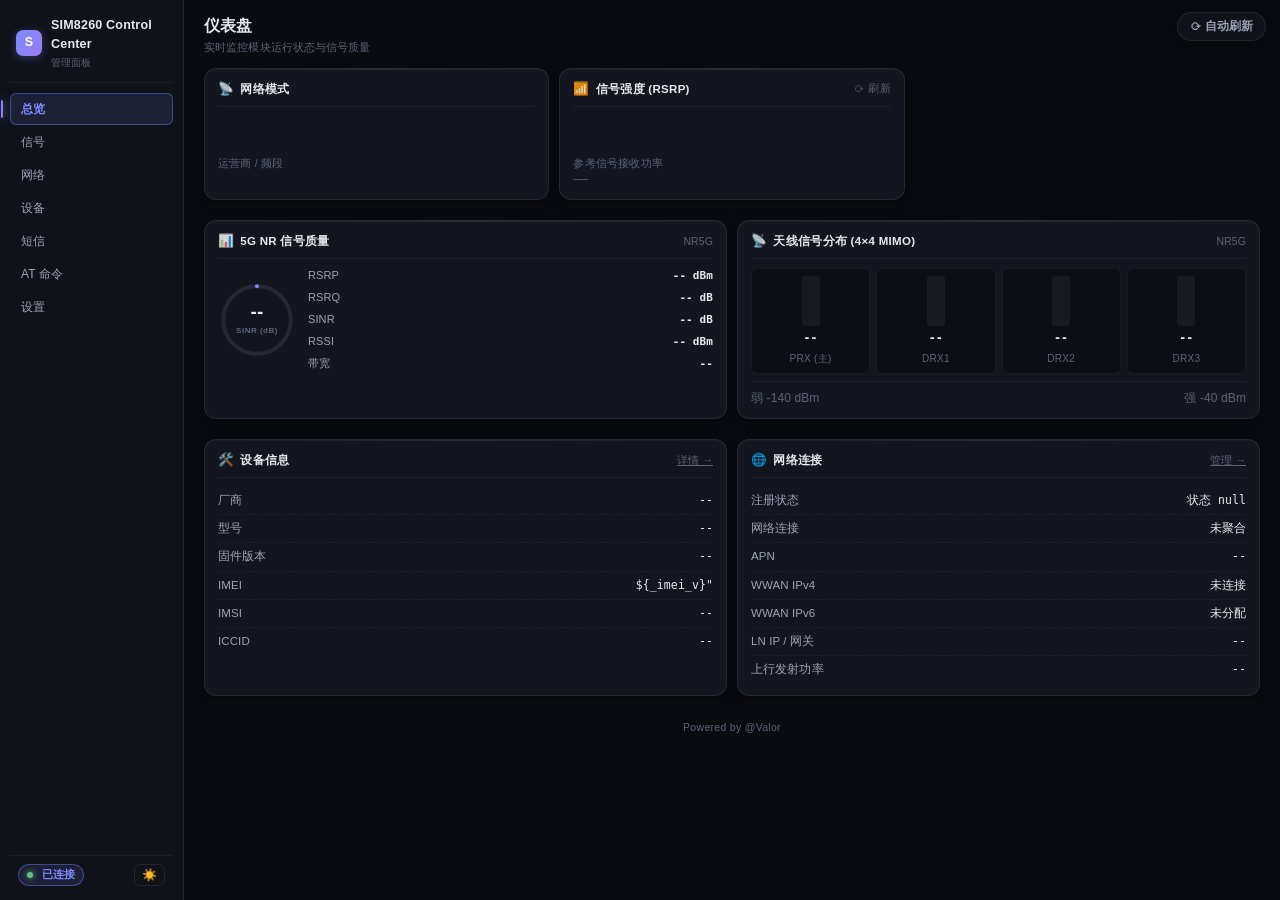
<file: www/index.html>
<!DOCTYPE html>
<html lang="zh-CN">
<head>
  <meta charset="UTF-8" />
  <meta name="viewport" content="width=device-width, initial-scale=1.0, viewport-fit=cover" />
  <meta name="theme-color" content="#0a0e1a" />
  <title>SIM8260 控制面板</title>
  <script src="js/wb-theme.js"></script>
<link rel="stylesheet" href="css/styles.css" />
  <link rel="icon" href="data:image/svg+xml,<svg xmlns='http://www.w3.org/2000/svg' viewBox='0 0 100 100'><rect width='100' height='100' rx='20' fill='%2338bdf8'/><text y='.9em' x='50' text-anchor='middle' font-size='60' fill='%230a0e1a' font-weight='bold' font-family='sans-serif'>S</text></svg>" />
</head>
<body>

<!-- ===== 顶栏 ===== -->
<header class="topbar">
  <div class="brand">
    <div class="brand-logo">S</div>
    <div>
      <div class="brand-title">SIM8260 Control Center</div>
      <div class="brand-subtitle" id="brand-sub">管理面板</div>
    </div>
  </div>
  <nav class="nav-tabs">
    <a href="index.html" class="nav-tab active">总览</a>
    <a href="signal.html" class="nav-tab">信号</a>
    <a href="network.html" class="nav-tab">网络</a>
    <a href="device.html" class="nav-tab">设备</a>
    <a href="sms.html" class="nav-tab">短信</a>
    <a href="atcmd.html" class="nav-tab">AT 命令</a>
    <a href="settings.html" class="nav-tab">设置</a>
  </nav>
  <div class="topbar-foot">
    <span class="status-pill online" id="status-pill">
      <span class="status-dot"></span>
      <span id="status-text">已连接</span>
    </span>
  </div>
</header>

<!-- ===== 主内容 ===== -->
<main class="container">
  <div>
    <h1 class="page-title">仪表盘</h1>
    <p class="page-subtitle">实时监控模块运行状态与信号质量</p>
  </div>

  <!-- 第一行：KPI 指标卡 -->
  <div class="grid grid-dash">
    <!-- 网络状态 -->
    <div class="card col-4">
      <div class="card-header">
        <div class="card-title"><span class="icon">📡</span> 网络模式</div>
      </div>
      <div class="metric-value" id="sys-mode">
        <span class="skeleton" style="display:inline-block;width:120px;height:36px;"></span>
      </div>
      <div class="metric-label" id="sys-sub">运营商 / 频段</div>
    </div>

    <!-- 信号强度 -->
    <div class="card col-4">
      <div class="card-header">
        <div class="card-title"><span class="icon">📶</span> 信号强度 (RSRP)</div>
        <div class="card-action" onclick="refreshAll()">⟳ 刷新</div>
      </div>
      <div class="metric-value" id="rsrp-val">
        <span class="skeleton" style="display:inline-block;width:100px;height:36px;"></span>
      </div>
      <div class="metric-label" id="rsrp-label">参考信号接收功率</div>
      <div class="metric-trend up" id="rsrp-trend">──</div>
    </div>

    <!-- 速率 -->
    <div class="card col-4" id="dl-rate-card">
      <div class="card-header">
        <div class="card-title"><span class="icon">⚡</span> 下行流数 / 调制</div>
      </div>
      <div class="metric-value" id="dl-layers">
        <span class="skeleton" style="display:inline-block;width:100px;height:36px;"></span>
      </div>
      <div class="metric-label" id="dl-modul">下行调制方式</div>
      <div class="metric-trend">
        <span id="mcs-info">MCS: ──</span>
      </div>
    </div>
  </div>

  <!-- 第二行：信号环 + 天线 + 设备信息 -->
  <div class="grid grid-dash" style="margin-top:20px;">
    <!-- 信号详情环 -->
    <div class="card col-6">
      <div class="card-header">
        <div class="card-title"><span class="icon">📊</span> 5G NR 信号质量</div>
        <div class="card-action" id="rat-label">NR5G</div>
      </div>
      <div class="signal-ring-wrap">
        <div class="signal-ring">
          <svg viewBox="0 0 120 120">
            <defs>
              <linearGradient id="ringGrad" x1="0%" y1="0%" x2="100%" y2="100%">
                <stop offset="0%" stop-color="#7c8cff" />
                <stop offset="100%" stop-color="#9c7cf5" />
              </linearGradient>
              <linearGradient id="ringGradLte" x1="0%" y1="0%" x2="100%" y2="100%">
                <stop offset="0%" stop-color="#7c8cff" />
                <stop offset="100%" stop-color="#9c7cf5" />
              </linearGradient>
            </defs>
            <circle class="signal-ring-bg" cx="60" cy="60" r="52"></circle>
            <g class="signal-ring-ticks">
              <line x1="60" y1="4" x2="60" y2="10" />
              <line x1="113" y1="33" x2="108" y2="37" />
              <line x1="116" y1="60" x2="110" y2="60" />
              <line x1="113" y1="87" x2="108" y2="83" />
              <line x1="60" y1="116" x2="60" y2="110" />
              <line x1="7" y1="87" x2="12" y2="83" />
              <line x1="4" y1="60" x2="10" y2="60" />
              <line x1="7" y1="33" x2="12" y2="37" />
            </g>
            <circle class="signal-ring-fg" cx="60" cy="60" r="52"
                    stroke-dasharray="0 326.7"
                    id="signal-ring-fg"></circle>
          </svg>
          <div class="signal-ring-text">
            <div class="num" id="sinr-num">--</div>
            <div class="lbl">SINR (dB)</div>
          </div>
        </div>
        <div class="signal-detail">
          <div class="signal-row"><span class="k">RSRP</span><span class="v" id="detail-rsrp">-- dBm</span></div>
          <div class="signal-row"><span class="k">RSRQ</span><span class="v" id="detail-rsrq">-- dB</span></div>
          <div class="signal-row"><span class="k">SINR</span><span class="v" id="detail-sinr">-- dB</span></div>
          <div class="signal-row"><span class="k">RSSI</span><span class="v" id="detail-rssi">-- dBm</span></div>
          <div class="signal-row"><span class="k">带宽</span><span class="v" id="detail-bw">--</span></div>
        </div>
      </div>
    </div>

    <!-- 4 根天线 -->
    <div class="card col-6">
      <div class="card-header">
        <div class="card-title"><span class="icon">📡</span> 天线信号分布 (4×4 MIMO)</div>
        <div class="card-action" id="ant-rat">NR5G</div>
      </div>
      <div class="antennas">
        <div class="antenna-bar">
          <div class="bar"><div class="bar-fill" id="ant0-bar" style="height:0%"></div></div>
          <div class="val" id="ant0-val">--</div>
          <div class="name">PRX (主)</div>
        </div>
        <div class="antenna-bar">
          <div class="bar"><div class="bar-fill" id="ant1-bar" style="height:0%"></div></div>
          <div class="val" id="ant1-val">--</div>
          <div class="name">DRX1</div>
        </div>
        <div class="antenna-bar">
          <div class="bar"><div class="bar-fill" id="ant2-bar" style="height:0%"></div></div>
          <div class="val" id="ant2-val">--</div>
          <div class="name">DRX2</div>
        </div>
        <div class="antenna-bar">
          <div class="bar"><div class="bar-fill" id="ant3-bar" style="height:0%"></div></div>
          <div class="val" id="ant3-val">--</div>
          <div class="name">DRX3</div>
        </div>
      </div>
      <div class="divider"></div>
      <div style="display:flex;justify-content:space-between;font-size:12px;color:var(--text-muted);">
        <span>弱 -140 dBm</span>
        <span>强 -40 dBm</span>
      </div>
    </div>
  </div>

  <!-- 第三行：设备信息 + 网络状态 -->
  <div class="grid grid-dash" style="margin-top:20px;">
    <!-- 设备信息 -->
    <div class="card col-6">
      <div class="card-header">
        <div class="card-title"><span class="icon">🛠️</span> 设备信息</div>
        <a href="device.html" class="card-action">详情 →</a>
      </div>
      <table class="info-table">
        <tr><td>厂商</td><td id="dev-manu">--</td></tr>
        <tr><td>型号</td><td id="dev-model">--</td></tr>
        <tr><td>固件版本</td><td id="dev-firm">--</td></tr>
        <tr><td>IMEI</td><td id="dev-imei">--</td></tr>
        <tr><td>IMSI</td><td id="dev-imsi">--</td></tr>
        <tr><td>ICCID</td><td id="dev-iccid">--</td></tr>
      </table>
    </div>

    <!-- 网络连接 -->
    <div class="card col-6">
      <div class="card-header">
        <div class="card-title"><span class="icon">🌐</span> 网络连接</div>
        <a href="network.html" class="card-action">管理 →</a>
      </div>
      <table class="info-table">
        <tr><td>注册状态</td><td id="net-reg">--</td></tr>
        <tr><td>网络连接</td><td id="ca-status">--</td></tr>
        <tr><td>APN</td><td id="net-apn">--</td></tr>
        <tr><td>WWAN IPv4</td><td id="net-ip4">--</td></tr>
        <tr><td>WWAN IPv6</td><td id="net-ip6">--</td></tr>
        <tr><td>LN IP / 网关</td><td id="net-lan">--</td></tr>
        <tr><td>上行发射功率</td><td id="net-txpwr">--</td></tr>
      </table>
    </div>
  </div>

  <div class="footer">
    Powered by @Valor
  </div>
</main>

<script>
/* ==================== 工具函数 ==================== */

async function sendAT(cmd) {
  try {
    const r = await fetch('/cgi-bin/atcmd?cmd=' + encodeURIComponent(cmd));
    const text = await r.text();
    return text;
  } catch (e) {
    return 'ERROR: ' + e.message;
  }
}

// 解析单个 +KEY:value 响应
function parseLine(text, key) {
  const re = new RegExp(key + ':\\s*(.+?)(?:\\r|\\n|$)', 'i');
  const m = text.match(re);
  return m ? m[1].trim() : null;
}

// 数字信号到百分比（RSSI范围-140~-40 → 0~100）
function signalPct(dBm) {
  if (dBm >= -40) return 100;
  if (dBm <= -140) return 0;
  return Math.round((dBm + 140) * 100 / 100);
}

// SINR 环（-10 ~ 30 → 0~100）
function sinrPct(s) {
  if (s >= 30) return 100;
  if (s <= -10) return 0;
  return Math.round((s + 10) * 100 / 40);
}

function setRing(pct) {
  const c = 2 * Math.PI * 52; // 326.7
  const off = Math.round(c * pct / 100);
  document.getElementById('signal-ring-fg').setAttribute('stroke-dasharray', off + ' ' + c);
}

/* ==================== 主刷新流程 ==================== */

let lastRsrp = null;

// 从合并命令响应里按「逐个命令块」解析。
// 后端 atcmd 用 send_at_batch 整条发送 ';' 分隔命令，一次串口往返返回所有子响应拼接，
// 每子命令的响应是「数据行... + OK/ERROR」。数据行带 +XX: 前缀者各归其键；
// 裸文本命令（CGMI/CGMM/CGMR/CGSN/CIMI/CICCID）按命令顺序依次落到设备信息。
//
// 返回 { blocks:{cmd: 该命令的原始文本块}, 见下 }
function parseMerged(raw) {
  const lines = raw.split('\n').map(l => l.trimEnd()).filter(Boolean);
  return lines;
}

async function refreshAll() {
  try {
    // 关键优化：把只读查询合并成一条 ';' 分隔命令（参考项目 get_atcommand 思路）。
    // 之前用 Promise.all 并发独立请求，每个都 flush(0.3s)+排队 → 整页 6s+。
    // 合并后只 flush 一次一次串口往返。'%' 已占位避免 ';' 里的特殊字符问题。
    // 开头 AT+CNWINFO=1 开启上下行流数/调制上报（手册 4.2.17，幂等，每次刷新确保开启），
    // 随后 +CNWINFO? 才能返回 DL_Layers/DL_MOD/MCS/CQI 等字段。
    const all = await sendAT(
      'AT+CNWINFO=1;+CPSI?;+CRSSI?;+CQCMAP="LANIP";+CEREG?;+C5GREG?;+CNWINFO?;+CGDCONT?'
    );

    // ---- 统一清洗：去行首空格、去命令回显（以 AT 开头）、去空行、去裸 OK/ERROR ----
    const lines = all.split('\n').map(l => l.replace(/\r$/, '').trim()).filter(Boolean);

    // key 提取器：按 +KEY: 前缀抓行（合并后各命令数据行带前缀）
    const grab = (prefix) => lines.filter(l => l.startsWith('+' + prefix + ':')).join('\n');
    const grabFirst = (prefix) => {
      const hit = lines.find(l => l.startsWith('+' + prefix + ':'));
      return hit ? hit.replace(/^\+[A-Z0-9]+:\s*/, '') : '';
    };

    parseCPSI(grab('CPSI'));
    parseCRSSI(grab('CRSSI'));
    parseQMAP(grab('CQCMAP'));
    parseNetInfo(grab('CNWINFO'));
    parseAPN(grab('CGDCONT'));

    // 注册状态（+CEREG/+C5GREG）
    const reg4 = grabFirst('CEREG');
    const reg5 = grabFirst('C5GREG');
    parseReg('+CEREG:' + reg4 + (reg5 ? '\n+C5GREG:' + reg5 : ''));

    // 设备静态信息（厂商/型号/固件/IMEI/IMSI/ICCID）走独立缓存接口 deviceinfo，
    // 不再并入合并 AT 命令 —— 这些值运行期不变，缓存后无需每次刷新都查串口。
    loadDeviceInfo();

    // WWAN 的 IPv4/IPv6 走 +CGPADDR 独立查询：该命令遍历 profile 响应慢（约 2.9s），
    // 放进合并命令里会被 send_at_batch 的静默判定提前截断 → IP 丢失。
    loadCGPADDR();

    // 载波聚合 / 双连接状态（需求3）：判断 CPSI 是否有 NR5G_NSA + LTE 并存
    updateCAIndicator(lines);

    setStatus(true);
  } catch (e) {
    console.error(e);
    setStatus(false);
  }
}

// 需求3：载波聚合状态显示。
// 依据（SIM82XX 手册）：
//  - +CPSI 返回两行（LTE + NR5G_NSA）= EN-DC 双连接（NSA 模式，即 4G+5G 载波聚合）
//  - +CPSI 只有 NR5G_SA = 纯 5G 独立组网
//  - +CPSI 只有 LTE = 纯 4G，若 +CPSI 含多个 SCell 则为 LTE CA
//  - +CRSSI 同时返回 LTE 与 NR5G 两行也佐证 EN-DC
function updateCAIndicator(lines) {
  const cpsi = lines.filter(l => /^\+CPSI:/.test(l));
  const hasNR = cpsi.some(l => /^\+CPSI:\s*NR5G/.test(l));
  const hasLTE = cpsi.some(l => /^\+CPSI:\s*LTE/.test(l));
  const nrSa = cpsi.some(l => /^\+CPSI:\s*NR5G_SA/.test(l));
  const nrNsa = cpsi.some(l => /^\+CPSI:\s*NR5G_NSA/.test(l));
  let text = '未聚合';
  if (hasNR && hasLTE) {
    text = nrNsa ? 'EN-DC 双连接 (4G+5G)' : '4G+5G 双连接';
  } else if (nrSa) {
    text = '5G 独立组网 (SA)';
  } else if (hasLTE) {
    text = '4G 单独 (LTE)';
  } else if (/^\+CPSI:\s*NO\s+SERVICE/i.test(cpsi[0] || '')) {
    text = '无服务';
  }
  const el = document.getElementById('ca-status');
  if (el) el.textContent = text;
}

function setStatus(ok) {
  const pill = document.getElementById('status-pill');
  const txt = document.getElementById('status-text');
  if (ok) {
    pill.className = 'status-pill online';
    txt.textContent = '已连接';
  } else {
    pill.className = 'status-pill offline';
    txt.textContent = '未连接';
  }
}

/* ==================== 解析函数 ==================== */

function parseCPSI(text) {
  if (!text || !text.trim()) return;
  const lines = text.split('\n').map(l => l.trim()).filter(l => l.startsWith('+CPSI:'));
  if (lines.length === 0) return;
  // 优先解析 NR5G 行，其次 LTE
  const line = lines.find(l => /^\+CPSI:\s*NR5G/.test(l)) || lines[0];
  const payload = line.replace(/^\+CPSI:\s*/, '');
  const parts = payload.split(',');
  const mode = parts[0];

  const sysModeEl = document.getElementById('sys-mode');
  const ratLabel = document.getElementById('rat-label');
  const sSub = document.getElementById('sys-sub');

  // 统一 API：安全取值 + 除以10 + 显示
  const show = (id, val, unit) => {
    const v = parseFloat(val);
    if (isNaN(v)) return;
    const el = document.getElementById(id);
    if (el) el.textContent = (v / (unit === 'x1' ? 1 : 10)).toFixed(1) + (unit === 'x1' ? '' : ' ' + unit);
  };
  const showInt = (id, val, unit) => {
    const v = parseFloat(val);
    if (isNaN(v)) return;
    const el = document.getElementById(id);
    if (el) el.textContent = v.toFixed(0) + (unit ? ' ' + unit : '');
  };

  // ---- 字段定位工具（SA/NSA 索引不同，PLMN 起始位置也不同）----
  // 单位约定（手册 4.2.12）：
  //   <RSRP>/<RSRQ>/<RSSI> 为 ×10 上报，需 /10
  //   <SNR>(NR) 取值 -23~40 即整数 dB、<RSSNR>(LTE) 取值 0~30 整数，二者均**不 /10**
  const findPlmn = (arr) => {
    for (let i = 1; i < arr.length; i++) if (/^\d{3}-\d{2,3}/.test(String(arr[i]).replace(/"/g, ''))) return i;
    return -1;
  };
  const bandName = (b) => {
    if (!b) return '--';
    const m = String(b).match(/(?:NR5G_BAND|EUTRAN_BAND|BAND)(\d+)/i);
    if (!m) return b;
    return /NR5G/i.test(b) ? ('n' + m[1]) : ('B' + m[1]);
  };

  if (mode.startsWith('NR5G')) {
    // NR5G_SA ：NR5G_SA,<OpMode>,<MCC-MNC>,<TAC>,<SCellID>,<PCellID>,<FreqBand>,<earfcn>,<RSRP>,<RSRQ>,<SNR>
    // NR5G_NSA：NR5G_NSA,<PCellID>,<FreqBand>,<earfcn/ssb>,<RSRP>,<RSRQ>,<SNR>,<scs>,<NR_dl_bw>  （无 PLMN）
    const mi = findPlmn(parts);
    let o;
    if (/^NR5G_NSA/i.test(mode)) o = { band: 2, rsrp: 4, rsrq: 5, snr: 6, plmn: -1 };
    else if (mi >= 0)            o = { band: mi + 4, rsrp: mi + 6, rsrq: mi + 7, snr: mi + 8, plmn: mi };
    else return;

    const rsrp = parseFloat(parts[o.rsrp]), rsrq = parseFloat(parts[o.rsrq]), snr = parseFloat(parts[o.snr]);
    if (!isNaN(rsrp)) {
      const r = rsrp / 10;
      document.getElementById('rsrp-val').innerHTML = r.toFixed(0) + '<span class="metric-unit">dBm</span>';
      document.getElementById('detail-rsrp').textContent = r.toFixed(1) + ' dBm';
      if (lastRsrp !== null) {
        const diff = r - lastRsrp;
        const el = document.getElementById('rsrp-trend');
        el.className = 'metric-trend ' + (diff >= 0 ? 'up' : 'down');
        el.innerHTML = (diff >= 0 ? '▲' : '▼') + ' ' + Math.abs(diff).toFixed(1) + ' dBm';
      }
      lastRsrp = r;
    }
    if (!isNaN(rsrq)) document.getElementById('detail-rsrq').textContent = (rsrq / 10).toFixed(1) + ' dB';
    if (!isNaN(snr)) {
      document.getElementById('detail-sinr').textContent = snr.toFixed(0) + ' dB';
      document.getElementById('sinr-num').textContent = snr.toFixed(0);
      setRing(sinrPct(snr));
    }
    if (parts[o.band]) document.getElementById('detail-bw').textContent = bandName(parts[o.band]);
    if (ratLabel) ratLabel.textContent = 'NR5G';
    if (sysModeEl) sysModeEl.textContent = mode.replace(/^NR5G_/, '5G ') || '5G';
    if (sSub) {
      const carrier = (o.plmn >= 0 ? parts[o.plmn] : bandName(parts[o.band]) || '').replace(/"/g, '');
      if (carrier) sSub.textContent = carrier;
    }
  } else if (mode.startsWith('LTE')) {
    // LTE：LTE,<OpMode>,<MCC-MNC>,<TAC>,<SCellID>,<PCellID>,<FreqBand>,<earfcn>,<dlbw>,<ulbw>,<RSRQ>,<RSRP>,<RSSI>,<RSSNR>
    const mi = findPlmn(parts);
    if (mi < 0) return;
    const rsrp = parseFloat(parts[mi + 9]), rsrq = parseFloat(parts[mi + 8]), sinr = parseFloat(parts[mi + 11]);
    if (!isNaN(rsrp)) {
      const r = rsrp / 10;
      document.getElementById('rsrp-val').innerHTML = r.toFixed(0) + '<span class="metric-unit">dBm</span>';
      document.getElementById('detail-rsrp').textContent = r.toFixed(1) + ' dBm';
    }
    if (!isNaN(rsrq)) document.getElementById('detail-rsrq').textContent = (rsrq / 10).toFixed(1) + ' dB';
    if (!isNaN(sinr)) {
      document.getElementById('detail-sinr').textContent = sinr.toFixed(0) + ' dB';
      document.getElementById('sinr-num').textContent = sinr.toFixed(0);
      setRing(sinrPct(sinr));
    }
    if (parts[mi + 4]) document.getElementById('detail-bw').textContent = bandName(parts[mi + 4]);
    if (ratLabel) ratLabel.textContent = 'LTE';
    if (sysModeEl) sysModeEl.textContent = '4G';
    if (sSub) {
      const carrier = (parts[mi] || '').replace(/"/g, '');
      if (carrier) sSub.textContent = carrier;
    }
  }
}

function parseCRSSI(text) {
  // +CRSSI:NR5G,-79,-75,-80,-81
  const lines = text.split('\n').map(l => l.trim()).filter(l => l.startsWith('+CRSSI:'));
  // 优先取 NR5G
  const nrLine = lines.find(l => l.includes('NR5G')) || lines[0];
  if (!nrLine) return;
  const parts = nrLine.replace('+CRSSI:', '').split(',');
  const rat = parts[0];
  document.getElementById('ant-rat').textContent = rat;
  for (let i = 0; i < 4; i++) {
    const val = parseInt(parts[i + 1]);
    const el = document.getElementById('ant' + i + '-val');
    const bar = document.getElementById('ant' + i + '-bar');
    if (isNaN(val) || val >= 0) {
      el.textContent = '--';
      bar.style.height = '0%';
    } else {
      el.textContent = val + ' dBm';
      bar.style.height = signalPct(val) + '%';
    }
  }
  // 主天线也更新到 detail RSSI
  const prx = parseInt(parts[1]);
  if (!isNaN(prx) && prx < 0) {
    document.getElementById('detail-rssi').textContent = prx + ' dBm';
  }
}

function parseQMAP(text) {
  // 注：WWAN 的 IPv4/IPv6 已改由 +CGPADDR 获取（此固件 +CQCMAP="WWAN" 在合并命令里
  // 响应会丢失，且不回 IPv6）。这里只解析 LANIP 填充「LN IP / 网关」。
  // ---- LANIP：+CQCMAP:"LANIP",<start>,<end>,<GW>（冒号后可能无空格）----
  const lanLine = text.split('\n').map(l => l.trim()).find(l => /^\+CQCMAP:\s*"LANIP"/i.test(l));
  if (lanLine) {
    const p = lanLine.replace(/^\+CQCMAP:\s*"LANIP",\s*/i, '').split(',');
    const start = (p[0] || '').replace(/"/g, '').trim();
    const end = (p[1] || '').replace(/"/g, '').trim();
    const gw = (p[2] || '').replace(/"/g, '').trim();
    document.getElementById('net-lan').textContent = gw
      ? (gw + (start && end ? '（' + start + '~' + end + '）' : ''))
      : '--';
  }
}

// 独立查询 +CGPADDR（拿 WWAN 的 IPv4/IPv6）。该命令遍历 profile 响应慢（约 2.9s），
// 必须走 send 单命令（不能并进合并命令），否则会被 send_at_batch 的静默判定截断丢响应。
async function loadCGPADDR() {
  try {
    const r = await sendAT('AT+CGPADDR');
    parseCGPADDR(r);
  } catch (e) {}
}

// 解析 IPv6 地址。此固件 +CQCMAP="WWAN" 只回 IPv4 不回 IPv6，需用 +CGPADDR 取。
// +CGPADDR 返回 <cid>,<IPv4>,<IPv6点分十进制16字节>，取 IPv4 非 0.0.0.0 的活跃行，
// 把点分十进制 IPv6 转成标准冒号格式（如 36.8.137.98... → 2408:8962:...）。
function parseCGPADDR(text) {
  const lines = text.split('\n').map(l => l.trim()).filter(l => /^\+CGPADDR:/i.test(l));
  for (const line of lines) {
    const p = line.replace(/^\+CGPADDR:\s*/i, '').split(',');
    if (p.length < 3) continue;
    const ipv4 = (p[1] || '').trim();
    const dotted = (p[2] || '').trim();
    if (!ipv4 || ipv4 === '0.0.0.0') continue;   // 未拨号的 profile，跳过
    // 活跃 profile：填 IPv4（此固件 CQCMAP="WWAN" 在合并命令里会丢响应，改用 CGPADDR 取）
    document.getElementById('net-ip4').textContent = ipv4;
    // IPv6
    const b = dotted.split('.').map(Number);
    if (b.length === 16 && b.some(x => x > 0)) {
      const g = [];
      for (let i = 0; i < 16; i += 2) g.push(((b[i] << 8) | b[i + 1]).toString(16));
      document.getElementById('net-ip6').textContent = g.join(':');
      return;
    }
    // 活跃 profile 但 IPv6 全 0 → 当前连接只有 IPv4
    document.getElementById('net-ip6').textContent = '未分配';
    return;
  }
  // 无活跃 profile（未拨号）
  document.getElementById('net-ip4').textContent = '未连接';
  document.getElementById('net-ip6').textContent = '未分配';
}

// 设备静态信息：走 /cgi-bin/deviceinfo（后端已缓存到内存），不再走 AT 串口。
async function loadDeviceInfo() {
  try {
    const r = await fetch('/cgi-bin/deviceinfo');
    const t = await r.text();
    const kv = {};
    t.split('\n').forEach(l => { const m = l.match(/^([A-Z]+)=(.*)$/); if (m) kv[m[1]] = m[2].trim(); });
    const set = (id, v) => { const el = document.getElementById(id); if (el) el.textContent = (v || '--'); };
    set('dev-manu', kv.MANU);
    set('dev-model', kv.MODEL);
    set('dev-firm', kv.FIRM);
    set('dev-imei', kv.IMEI);
    set('dev-imsi', kv.IMSI);
    set('dev-iccid', kv.ICCID);
  } catch (e) {
    // 失败时保持 '--'，不影响主刷新
  }
}

function parseReg(text) {
  // +CEREG: 2,1,...   +C5GREG: 2,1,...
  const m5g = text.match(/\+C5GREG:\s*\d+,(\d+)/);
  const mlte = text.match(/\+CEREG:\s*\d+,(\d+)/);
  const reg5g = m5g ? parseInt(m5g[1]) : null;
  const regLte = mlte ? parseInt(mlte[1]) : null;
  const reg = reg5g !== null ? reg5g : regLte;
  const map = { 0:'未注册', 1:'已注册(本地)', 2:'搜索中', 3:'被拒绝', 4:'未知', 5:'已注册(漫游)' };
  document.getElementById('net-reg').textContent = map[reg] || ('状态 ' + reg);
}

function parseNetInfo(text) {
  // 手册 4.2.17 AT+CNWINFO?，需先用 AT+CNWINFO=1 开启上下行流上报。
  // 真机实测（SIM8260）字段顺序与手册略有出入：DL_MOD 被拆成「数字代号 + 文字」两个字段，
  // 故用调制文字正则智能判断偏移，兼容旧/新固件两种返回格式。
  //  NR5G 真机(开启后): NR5G,NCGI,gNBID,DL_MCS,UL_MCS,DL_Layers,DL_MOD_num,DL_MOD_text,UL_MOD_text,CQI,BW,TX,RSSI,QCI
  //  LTE(手册)        : LTE,ECGI,eNBID,MCS,DL_Layers,DL_MOD,UL_MOD,CQI,TRANS_MODE,TX_POWER
  const MOD_RE = /^(QPSK|16QAM|64QAM|256QAM|1024QAM|BPSK|PI\/?2?-?BPSK|UNKOWN|NONE)$/i;
  const card = document.getElementById('dl-rate-card');
  const line = text.split('\n').map(l => l.trim()).find(l => /^\+CNWINFO:/i.test(l));
  // 无 CNWINFO 数据 → 隐藏整个卡片（需求：无数据则删除）
  if (!line) {
    if (card) card.style.display = 'none';
    return;
  }
  const payload = line.replace(/^\+CNWINFO:\s*/i, '');
  const parts = payload.split(',');
  const rat = (parts[0] || '').trim().toUpperCase();
  if (card) card.style.display = '';
  const setEl = (id, v) => { const el = document.getElementById(id); if (el) el.textContent = v; };
  const setHTML = (id, v) => { const el = document.getElementById(id); if (el) el.innerHTML = v; };

  if (rat === 'NR5G') {
    // DL_MCS=parts[3], UL_MCS=parts[4], DL_Layers=parts[5]
    const dlLayers = parts[5] || '--';
    const dlMcs = parts[3] || '--';
    // parts[6] 是调制文字 → 单字段格式(off=0)；否则 parts[6] 是数字代号，文字调制在 parts[7](off=1)
    const off = MOD_RE.test((parts[6] || '').trim()) ? 0 : 1;
    const dlMod = parts[6 + off] || '--';   // 下行调制文字
    const ulMod = parts[7 + off] || '--';   // 上行调制文字
    const cqi   = parts[8 + off] || '--';
    const bw    = parts[9 + off] || '--';
    const tx    = parts[10 + off] || '--';
    setHTML('dl-layers', dlLayers + '<span class="metric-unit">流</span>');
    setEl('dl-modul', '下行调制: ' + dlMod + (ulMod !== '--' ? ' · 上行 ' + ulMod : ''));
    setEl('mcs-info', 'MCS: ' + dlMcs + ' · CQI: ' + cqi);
    setEl('net-txpwr', tx + ' dBm');
    if (bw && bw !== '--') setEl('detail-bw', bw);
  } else if (rat === 'LTE') {
    // LTE: LTE,ECGI,eNBID,MCS,DL_Layers,DL_MOD,UL_MOD,CQI,TRANS_MODE,TX_POWER
    // 同样用调制文字判断 parts[5] 是否调制文字，兼容双字段格式
    const off = MOD_RE.test((parts[5] || '').trim()) ? 0 : 1;
    setHTML('dl-layers', (parts[4] || '--') + '<span class="metric-unit">流</span>');
    setEl('dl-modul', '下行调制: ' + (parts[5 + off] || '--') + (parts[6 + off] ? ' · 上行 ' + parts[6 + off] : ''));
    setEl('mcs-info', 'MCS: ' + (parts[3] || '--') + ' · CQI: ' + (parts[7 + off] || '--'));
    setEl('net-txpwr', (parts[8 + off] || parts[9] || '--') + ' dBm');
  }
}

function parseAPN(text) {
  // +CGDCONT: 1,"IP","ctnet",...
  const line = text.split('\n').map(l => l.trim()).find(l => /^\+CGDCONT:\s*1,/i.test(l));
  if (line) {
    const parts = line.replace(/^\+CGDCONT:\s*1,\s*/i, '').split(',');
    // cid,PDP_type,APN → parts[1]=PDP_type, parts[2]=APN
    if (parts[1]) document.getElementById('net-apn').textContent = parts[1].replace(/"/g, '');
  }
}

/* ==================== 初始化 ==================== */

document.addEventListener('DOMContentLoaded', () => {
  refreshAll();
  // 注册给右上角「自动刷新」开关（默认关闭）
  window.__pageRefresh = refreshAll;
});
</script>
</body>
</html>
</file>
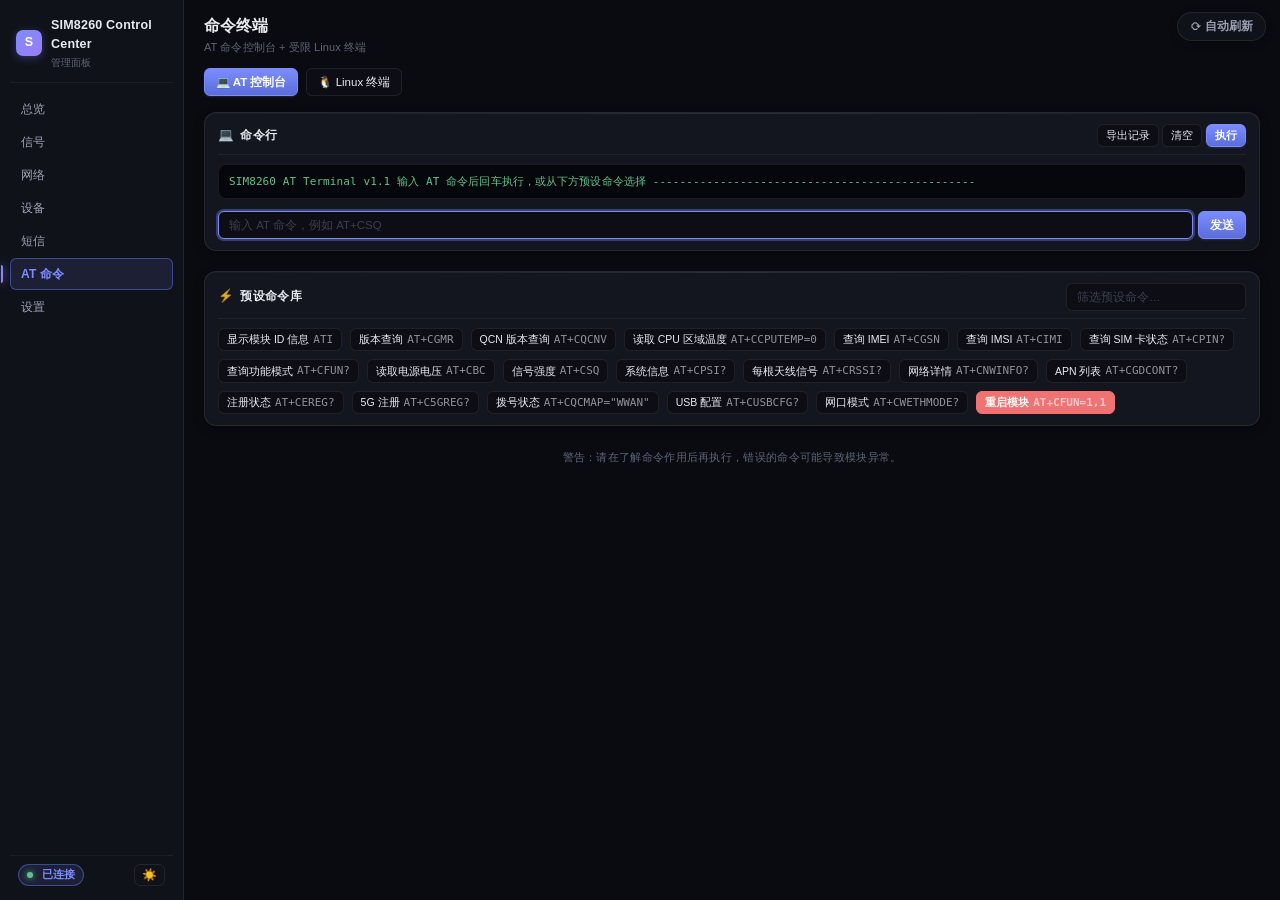
<file: www/atcmd.html>
<!DOCTYPE html>
<html lang="zh-CN">
<head>
  <meta charset="UTF-8" />
  <meta name="viewport" content="width=device-width, initial-scale=1.0, viewport-fit=cover" />
  <title>AT 命令终端 · SIM8260</title>
  <script src="js/wb-theme.js"></script>
<link rel="stylesheet" href="css/styles.css" />
</head>
<body>

<header class="topbar">
  <div class="brand">
    <div class="brand-logo">S</div>
    <div>
      <div class="brand-title">SIM8260 Control Center</div>
      <div class="brand-subtitle">管理面板</div>
    </div>
  </div>
  <nav class="nav-tabs">
    <a href="index.html" class="nav-tab">总览</a>
    <a href="signal.html" class="nav-tab">信号</a>
    <a href="network.html" class="nav-tab">网络</a>
    <a href="device.html" class="nav-tab">设备</a>
    <a href="sms.html" class="nav-tab">短信</a>
    <a href="atcmd.html" class="nav-tab active">AT 命令</a>
    <a href="settings.html" class="nav-tab">设置</a>
  </nav>
  <div class="topbar-foot">
    <span class="status-pill online" id="status-pill">
      <span class="status-dot"></span>
      <span id="status-text">已连接</span>
    </span>
  </div>
</header>

<main class="container">
  <div>
    <h1 class="page-title">命令终端</h1>
    <p class="page-subtitle">AT 命令控制台 + 受限 Linux 终端</p>
  </div>

  <!-- Tab 切换 -->
  <div style="display:flex;gap:8px;margin-bottom:16px;">
    <button class="btn btn-primary" id="tab-at" onclick="switchTab('at')">💻 AT 控制台</button>
    <button class="btn" id="tab-shell" onclick="switchTab('shell')">🐧 Linux 终端</button>
  </div>

  <!-- ============ AT 控制台 ============ -->
  <div id="panel-at">
    <div class="card">
      <div class="card-header">
        <div class="card-title"><span class="icon">💻</span> 命令行</div>
        <div>
          <button class="btn btn-sm" onclick="exportLog()">导出记录</button>
          <button class="btn btn-sm" onclick="clearTerm()">清空</button>
          <button class="btn btn-sm btn-primary" onclick="sendInput()">执行</button>
        </div>
      </div>
      <div class="terminal" id="terminal">
<div class="prompt">SIM8260 AT Terminal v1.1
输入 AT 命令后回车执行，或从下方预设命令选择
------------------------------------------------</div>
      </div>
      <div class="input-group" style="margin-top:12px;">
        <input type="text" class="input" id="cmd-input" placeholder="输入 AT 命令，例如 AT+CSQ" 
               onkeydown="if(event.key==='Enter')sendInput()" />
        <button class="btn btn-primary" onclick="sendInput()">发送</button>
      </div>
    </div>

    <!-- 预设命令库 -->
    <div class="card" style="margin-top:20px;">
      <div class="card-header">
        <div class="card-title"><span class="icon">⚡</span> 预设命令库</div>
        <div style="display:flex;gap:8px;align-items:center;">
          <input type="text" class="input" id="preset-filter" placeholder="筛选预设命令…" style="width:180px;"
                 oninput="renderPresets()" />
        </div>
      </div>
      <div id="preset-list" style="display:flex;flex-wrap:wrap;gap:8px;"></div>
    </div>
  </div>

  <!-- ============ Linux 终端 ============ -->
  <div id="panel-shell" style="display:none;">
    <div class="card">
      <div class="card-header">
        <div class="card-title"><span class="icon">🐧</span> Linux 终端</div>
        <div>
          <button class="btn btn-sm" onclick="clearShell()">清空</button>
        </div>
      </div>
      <div class="terminal" id="shell-term">
<div class="prompt">受限只读 Linux 终端
支持：ls / free / df / cat / ps / top / uname / date / ifconfig / ip / dmesg / grep 等
禁止：rm / dd / reboot / kill / 重定向 / 管道拼接 等危险操作
------------------------------------------------</div>
      </div>
      <div class="input-group" style="margin-top:12px;">
        <input type="text" class="input" id="shell-input" placeholder="输入 Linux 命令，例如 free -m"
               onkeydown="if(event.key==='Enter')sendShell()" />
        <button class="btn btn-primary" onclick="sendShell()">执行</button>
      </div>
      <div style="font-size:12px;color:var(--text-muted);margin-top:10px;">
        ⚠️ 出于安全考虑，本终端仅允许只读/查询命令，写操作与危险命令会被拒绝。
      </div>
    </div>
  </div>

  <div class="footer">
    警告：请在了解命令作用后再执行，错误的命令可能导致模块异常。
  </div>
</main>

<script>
const term = document.getElementById('terminal');
const input = document.getElementById('cmd-input');
let history = [];
let histIdx = -1;

async function sendAT(cmd) {
  try {
    const r = await fetch('/cgi-bin/atcmd?cmd=' + encodeURIComponent(cmd));
    return await r.text();
  } catch (e) {
    return 'ERROR: ' + e.message;
  }
}

function appendText(html, cls = '') {
  const div = document.createElement('div');
  if (cls) div.className = cls;
  div.innerHTML = html;
  term.appendChild(div);
  term.scrollTop = term.scrollHeight;
}

async function sendInput() {
  const cmd = input.value.trim();
  if (!cmd) return;
  if (!cmd.toUpperCase().startsWith('AT')) {
    appendText('<span style="color:#f87171">命令必须以 AT 开头</span>', 'error');
    return;
  }
  await runAt(cmd, cmd);
}

async function runAt(cmd, display) {
  history.push(cmd);
  histIdx = history.length;
  appendText('<span style="color:#4ade80">&gt; ' + escapeHtml(display) + '</span>');
  input.value = '';
  const t0 = performance.now();
  const resp = await sendAT(cmd);
  const t1 = performance.now();
  const clean = escapeHtml(resp).replace(/\n/g, '<br>');
  const isErr = /ERROR/.test(resp) || /^ERROR:/.test(resp.trim());
  appendText(clean + `<span style="color:#64748b;font-size:11px">— ${(t1-t0).toFixed(0)}ms</span>`, isErr ? 'error' : 'response');
}

function clearTerm() {
  term.innerHTML = '<div class="prompt">Terminal cleared.</div>';
}

function escapeHtml(s) {
  return String(s||'').replace(/&/g,'&amp;').replace(/</g,'&lt;').replace(/>/g,'&gt;');
}

// ---- 导出记录（下载为 txt）----
function exportLog() {
  const text = term.innerText;
  const blob = new Blob([text], { type: 'text/plain;charset=utf-8' });
  const a = document.createElement('a');
  a.href = URL.createObjectURL(blob);
  a.download = 'at-log-' + new Date().toISOString().replace(/[:.]/g,'-') + '.txt';
  a.click();
  URL.revokeObjectURL(a.href);
}

// ---- 预设命令库 ----
const presets = [
  { label: '显示模块 ID 信息', cmd: 'ATI' },
  { label: '版本查询', cmd: 'AT+CGMR' },
  { label: 'QCN 版本查询', cmd: 'AT+CQCNV' },
  { label: '读取 CPU 区域温度', cmd: 'AT+CCPUTEMP=0' },
  { label: '查询 IMEI', cmd: 'AT+CGSN' },
  { label: '查询 IMSI', cmd: 'AT+CIMI' },
  { label: '查询 SIM 卡状态', cmd: 'AT+CPIN?' },
  { label: '查询功能模式', cmd: 'AT+CFUN?' },
  { label: '读取电源电压', cmd: 'AT+CBC' },
  { label: '信号强度', cmd: 'AT+CSQ' },
  { label: '系统信息', cmd: 'AT+CPSI?' },
  { label: '每根天线信号', cmd: 'AT+CRSSI?' },
  { label: '网络详情', cmd: 'AT+CNWINFO?' },
  { label: 'APN 列表', cmd: 'AT+CGDCONT?' },
  { label: '注册状态', cmd: 'AT+CEREG?' },
  { label: '5G 注册', cmd: 'AT+C5GREG?' },
  { label: '拨号状态', cmd: 'AT+CQCMAP="WWAN"' },
  { label: 'USB 配置', cmd: 'AT+CUSBCFG?' },
  { label: '网口模式', cmd: 'AT+CWETHMODE?' },
  { label: '重启模块', cmd: 'AT+CFUN=1,1', danger: true },
];

function renderPresets() {
  const kw = (document.getElementById('preset-filter').value || '').trim().toLowerCase();
  const list = document.getElementById('preset-list');
  const items = presets.filter(p => !kw || p.label.toLowerCase().includes(kw) || p.cmd.toLowerCase().includes(kw));
  list.innerHTML = items.map(p =>
    '<button class="btn btn-sm ' + (p.danger ? 'btn-danger' : '') + '" ' +
    'title="' + escapeHtml(p.cmd) + '" onclick="runPreset(\'' + p.cmd.replace(/'/g, "\\'") + '\', \'' + escapeHtml(p.label) + '\')">' +
    escapeHtml(p.label) + ' <span style="opacity:.6;font-family:monospace;font-size:11px;">' + escapeHtml(p.cmd) + '</span></button>'
  ).join('');
}

// 点击预设：直接发送（载入·直发）
function runPreset(cmd, label) {
  appendText('<span style="color:#60a5fa">▸ ' + escapeHtml(label) + '</span>');
  runAt(cmd, cmd);
}

// ---- Tab 切换 ----
function switchTab(t) {
  const at = document.getElementById('panel-at');
  const sh = document.getElementById('panel-shell');
  const btAt = document.getElementById('tab-at');
  const btSh = document.getElementById('tab-shell');
  if (t === 'at') {
    at.style.display = ''; sh.style.display = 'none';
    btAt.className = 'btn btn-primary'; btSh.className = 'btn';
  } else {
    at.style.display = 'none'; sh.style.display = '';
    btSh.className = 'btn btn-primary'; btAt.className = 'btn';
  }
}

// ---- Linux 终端（受限只读）----
const shellTerm = document.getElementById('shell-term');
function appendShell(html, cls = '') {
  const div = document.createElement('div');
  if (cls) div.className = cls;
  div.innerHTML = html;
  shellTerm.appendChild(div);
  shellTerm.scrollTop = shellTerm.scrollHeight;
}
async function sendShell() {
  const cmd = document.getElementById('shell-input').value.trim();
  if (!cmd) return;
  appendShell('<span style="color:#4ade80">root@module:/# ' + escapeHtml(cmd) + '</span>');
  document.getElementById('shell-input').value = '';
  try {
    const r = await fetch('/cgi-bin/shell?cmd=' + encodeURIComponent(cmd));
    const t = await r.text();
    appendShell(escapeHtml(t).replace(/\n/g, '<br>'));
  } catch (e) {
    appendShell('<span style="color:#f87171">ERROR: ' + escapeHtml(e.message) + '</span>', 'error');
  }
}
function clearShell() {
  shellTerm.innerHTML = '<div class="prompt">Shell cleared.</div>';
}

// 上下键历史（AT 终端）
input.addEventListener('keydown', e => {
  if (e.key === 'ArrowUp' && history.length > 0) {
    histIdx = Math.max(0, histIdx - 1);
    input.value = history[histIdx] || '';
    e.preventDefault();
  } else if (e.key === 'ArrowDown') {
    histIdx = Math.min(history.length, histIdx + 1);
    input.value = history[histIdx] || '';
    e.preventDefault();
  }
});

renderPresets();
input.focus();
</script>
</body>
</html>
</file>
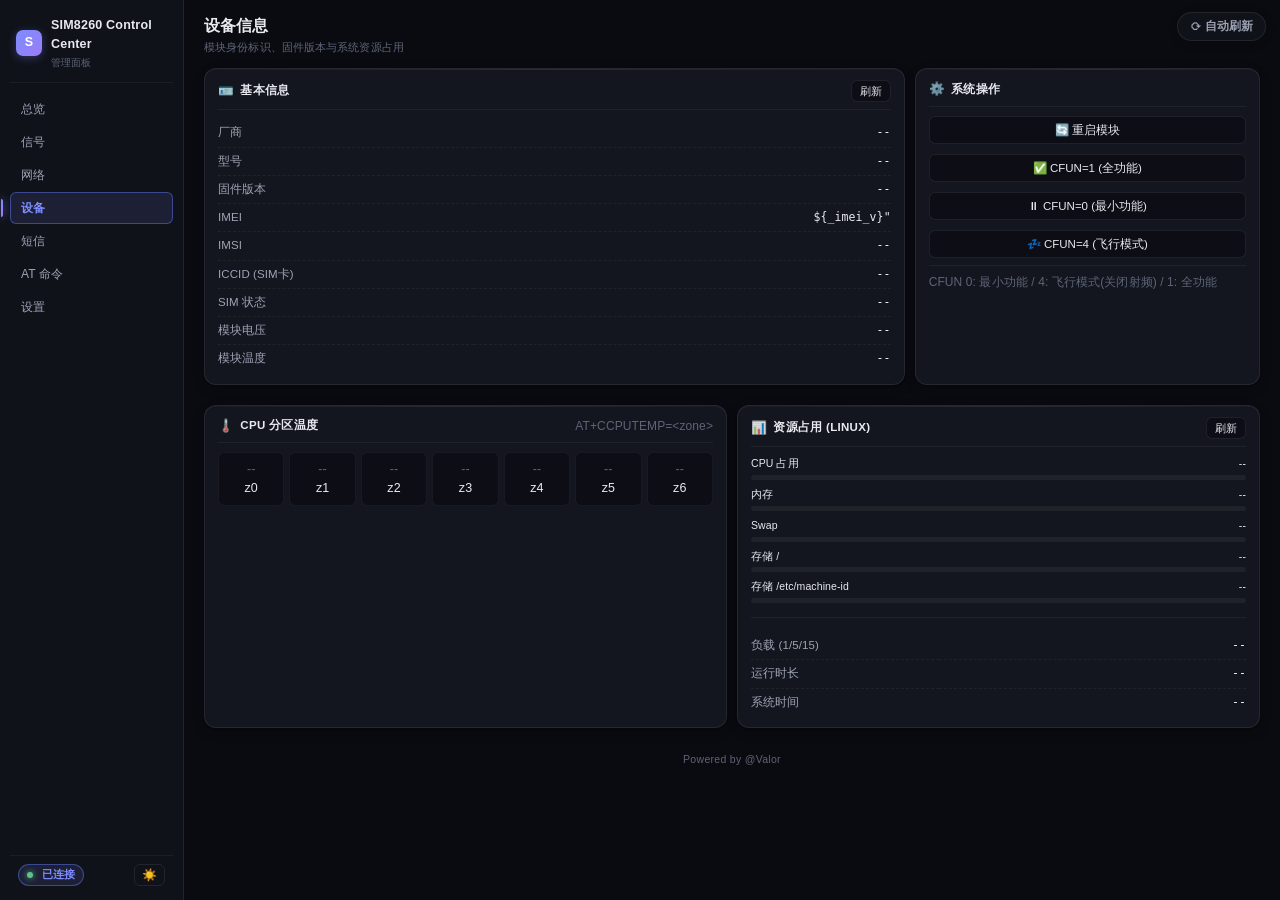
<file: www/device.html>
<!DOCTYPE html>
<html lang="zh-CN">
<head>
  <meta charset="UTF-8" />
  <meta name="viewport" content="width=device-width, initial-scale=1.0, viewport-fit=cover" />
  <title>设备信息 · SIM8260</title>
  <script src="js/wb-theme.js"></script>
<link rel="stylesheet" href="css/styles.css" />
</head>
<body>

<header class="topbar">
  <div class="brand">
    <div class="brand-logo">S</div>
    <div>
      <div class="brand-title">SIM8260 Control Center</div>
      <div class="brand-subtitle">管理面板</div>
    </div>
  </div>
  <nav class="nav-tabs">
    <a href="index.html" class="nav-tab">总览</a>
    <a href="signal.html" class="nav-tab">信号</a>
    <a href="network.html" class="nav-tab">网络</a>
    <a href="device.html" class="nav-tab active">设备</a>
    <a href="sms.html" class="nav-tab">短信</a>
    <a href="atcmd.html" class="nav-tab">AT 命令</a>
    <a href="settings.html" class="nav-tab">设置</a>
  </nav>
  <div class="topbar-foot"><span class="status-pill online"><span class="status-dot"></span>已连接</span></div>
</header>

<main class="container">
  <div>
    <h1 class="page-title">设备信息</h1>
    <p class="page-subtitle">模块身份标识、固件版本与系统资源占用</p>
  </div>

  <div class="grid grid-dash">
    <div class="card col-8">
      <div class="card-header">
        <div class="card-title"><span class="icon">🪪</span> 基本信息</div>
        <button class="btn btn-sm" onclick="loadInfo()">刷新</button>
      </div>
      <table class="info-table">
        <tr><td>厂商</td><td id="i-manu">--</td></tr>
        <tr><td>型号</td><td id="i-model">--</td></tr>
        <tr><td>固件版本</td><td id="i-firm">--</td></tr>
        <tr><td>IMEI</td><td id="i-imei">--</td></tr>
        <tr><td>IMSI</td><td id="i-imsi">--</td></tr>
        <tr><td>ICCID (SIM卡)</td><td id="i-iccid">--</td></tr>
        <tr><td>SIM 状态</td><td id="i-sim">--</td></tr>
        <tr><td>模块电压</td><td id="i-volt">--</td></tr>
        <tr><td>模块温度</td><td id="i-temp">--</td></tr>
      </table>
    </div>

    <div class="card col-4">
      <div class="card-header"><div class="card-title"><span class="icon">⚙️</span> 系统操作</div></div>
      <div style="display:flex;flex-direction:column;gap:10px;">
        <button class="btn" onclick="reboot()">🔄 重启模块</button>
        <button class="btn" onclick="cfun1()">✅ CFUN=1 (全功能)</button>
        <button class="btn" onclick="cfun0()">⏸ CFUN=0 (最小功能)</button>
        <button class="btn" onclick="cfun4()">💤 CFUN=4 (飞行模式)</button>
      </div>
      <div class="divider"></div>
      <div style="font-size:12px;color:var(--text-muted);">
        CFUN 0: 最小功能 / 4: 飞行模式(关闭射频) / 1: 全功能
      </div>
    </div>
  </div>

  <!-- CPU 分区温度 + Linux 资源占用 -->
  <div class="grid grid-dash" style="margin-top:20px;">
    <div class="card col-6">
      <div class="card-header">
        <div class="card-title"><span class="icon">🌡️</span> CPU 分区温度</div>
        <span style="font-size:12px;color:var(--text-muted);">AT+CCPUTEMP=&lt;zone&gt;</span>
      </div>
      <div class="temp-grid">
        <div class="temp-cell"><div class="tval" id="tz0">--</div><div class="tname">z0</div></div>
        <div class="temp-cell"><div class="tval" id="tz1">--</div><div class="tname">z1</div></div>
        <div class="temp-cell"><div class="tval" id="tz2">--</div><div class="tname">z2</div></div>
        <div class="temp-cell"><div class="tval" id="tz3">--</div><div class="tname">z3</div></div>
        <div class="temp-cell"><div class="tval" id="tz4">--</div><div class="tname">z4</div></div>
        <div class="temp-cell"><div class="tval" id="tz5">--</div><div class="tname">z5</div></div>
        <div class="temp-cell"><div class="tval" id="tz6">--</div><div class="tname">z6</div></div>
      </div>
      <div id="cpu-temp-raw" style="font-size:11px;color:var(--text-muted);margin-top:10px;font-family:monospace;word-break:break-all;"></div>
    </div>

    <div class="card col-6">
      <div class="card-header">
        <div class="card-title"><span class="icon">📊</span> 资源占用 (Linux)</div>
        <button class="btn btn-sm" onclick="loadSysinfo()">刷新</button>
      </div>
      <div class="meter-list">
        <div class="meter-row">
          <div class="meter-top"><span class="k">CPU 占用</span><span class="v" id="s-cpu">--</span></div>
          <div class="meter"><div class="meter-fill" id="m-cpu" style="width:0%"></div></div>
        </div>
        <div class="meter-row">
          <div class="meter-top"><span class="k">内存</span><span class="v" id="s-mem">--</span></div>
          <div class="meter"><div class="meter-fill" id="m-mem" style="width:0%"></div></div>
        </div>
        <div class="meter-row">
          <div class="meter-top"><span class="k">Swap</span><span class="v" id="s-swap">--</span></div>
          <div class="meter"><div class="meter-fill" id="m-swap" style="width:0%"></div></div>
        </div>
        <div class="meter-row">
          <div class="meter-top"><span class="k">存储 /</span><span class="v" id="s-root">--</span></div>
          <div class="meter"><div class="meter-fill" id="m-root" style="width:0%"></div></div>
        </div>
        <div class="meter-row">
          <div class="meter-top"><span class="k">存储 /etc/machine-id</span><span class="v" id="s-etc">--</span></div>
          <div class="meter"><div class="meter-fill" id="m-etc" style="width:0%"></div></div>
        </div>
        <div class="divider"></div>
        <table class="info-table">
          <tr><td>负载 (1/5/15)</td><td id="s-load">--</td></tr>
          <tr><td>运行时长</td><td id="s-uptime">--</td></tr>
          <tr><td>系统时间</td><td id="s-time">--</td></tr>
        </table>
      </div>
    </div>
  </div>

  <div class="footer">Powered by @Valor</div>
</main>

<script>
async function sendAT(cmd) {
  const r = await fetch('/cgi-bin/atcmd?cmd=' + encodeURIComponent(cmd));
  return await r.text();
}

// 关键优化：把 6 个并发独立请求合并成一条 ';' 分隔批量命令，
// 一次串口往返拿回所有值（镜像 index.html 的 refreshAll 做法）。
async function loadInfo() {
  const all = await sendAT(
    'AT+CPIN?;+CBC;+CPMUTEMP;+CCPUTEMP=0;+CCPUTEMP=1;+CCPUTEMP=2;+CCPUTEMP=3;+CCPUTEMP=4;+CCPUTEMP=5;+CCPUTEMP=6'
  );

  const lines = all.split('\n').map(l => l.replace(/\r$/, '').trim()).filter(Boolean);

  const grabFirst = (prefix) => {
    const hit = lines.find(l => l.startsWith('+' + prefix + ':'));
    return hit ? hit.replace(/^\+[A-Z0-9]+:\s*/, '') : '';
  };

  // 设备静态信息（厂商/型号/固件/IMEI/IMSI/ICCID）走缓存接口 deviceinfo，
  // 不再并入合并 AT 命令 —— 这些值运行期不变，缓存后无需每次刷新都查串口。
  loadDeviceInfo();

  // SIM 状态：+CPIN: READY/...
  const cpinRaw = grabFirst('CPIN');
  const cpinLine = cpinRaw || lines.find(l => /^(READY|SIM PIN|SIM PUK|NOT INSERTED|SIM PIN2)/.test(l)) || '';
  document.getElementById('i-sim').textContent = cpinLine || '--';

  document.getElementById('i-volt').textContent = grabFirst('CBC') || '--';
  document.getElementById('i-temp').textContent = grabFirst('CPMUTEMP') ? grabFirst('CPMUTEMP') + ' ℃' : '--';

  // ---- CPU 分区温度 (AT+CCPUTEMP=0) ----
  renderCpuTemp(all);

  // ---- Linux 资源占用 ----
  loadSysinfo();
}

// 设备静态信息：走 /cgi-bin/deviceinfo（后端已缓存到内存），不再走 AT 串口。
async function loadDeviceInfo() {
  try {
    const r = await fetch('/cgi-bin/deviceinfo');
    const t = await r.text();
    const kv = {};
    t.split('\n').forEach(l => { const m = l.match(/^([A-Z]+)=(.*)$/); if (m) kv[m[1]] = m[2].trim(); });
    const set = (id, v) => { const el = document.getElementById(id); if (el) el.textContent = (v || '--'); };
    set('i-manu', kv.MANU);
    set('i-model', kv.MODEL);
    set('i-firm', kv.FIRM);
    set('i-imei', kv.IMEI);
    set('i-imsi', kv.IMSI);
    set('i-iccid', kv.ICCID);
  } catch (e) {}
}

// 解析 CPU 分区温度：AT+CCPUTEMP=<zone> 每次返回 +CCPUTEMP: <temp>（单个 zone 温度）。
// 已用分号批量查询 zone 0~6，响应为 7 条 +CCPUTEMP: 行，按顺序对应 z0..z6。
function renderCpuTemp(all) {
  const tempLines = all.split('\n').map(l => l.replace(/\r$/,'').trim())
                        .filter(l => /^\+?(CCPUTEMP|CPUTEMP):/.test(l));
  document.getElementById('cpu-temp-raw').textContent = tempLines.length ? ('原始: ' + tempLines.join(' | ')) : '';
  const temps = tempLines.map(l => {
    const m = l.replace(/^\+?(CCPUTEMP|CPUTEMP):\s*/, '').match(/-?\d+/);
    return m ? parseInt(m[0]) : NaN;
  });
  for (let i = 0; i < 7; i++) {
    const el = document.getElementById('tz' + i);
    if (!el) continue;
    const t = temps[i];
    const ok = !isNaN(t) && t > 0 && t <= 150;
    el.textContent = ok ? t + '°' : '--';
    // 温度色阶：<=45 绿 / 45-60 黄 / 60-75 橙 / >75 红
    el.style.color = !ok ? 'var(--text-muted)'
      : t <= 45 ? '#4ade80'
      : t <= 60 ? '#fbbf24'
      : t <= 75 ? '#fb923c'
      : '#f87171';
  }
}

// 填进度条（0-100，>=85 红 / >=60 黄 / 否则默认渐变）
function setMeter(id, pct) {
  const el = document.getElementById(id);
  if (!el) return;
  const p = Math.max(0, Math.min(100, Math.round(pct)));
  el.style.width = p + '%';
  el.className = 'meter-fill' + (p >= 85 ? ' danger' : p >= 60 ? ' warn' : '');
}

// 读取 Linux 资源占用（不占 AT 串口，走独立 CGI）
async function loadSysinfo() {
  const ids = ['s-cpu','s-load','s-mem','s-swap','s-root','s-etc','s-uptime','s-time'];
  ids.forEach(id => { const el = document.getElementById(id); if (el) el.innerHTML = '<span class="loading" style="width:11px;height:11px;"></span>'; });
  try {
    const r = await fetch('/cgi-bin/sysinfo');
    const t = await r.text();
    const kv = {};
    t.split('\n').forEach(l => { const m = l.match(/^([A-Z_]+)=(.*)$/); if (m) kv[m[1]] = m[2].trim(); });

    // CPU 占用
    const cpuPct = parseInt(kv.CPU);
    document.getElementById('s-cpu').textContent = kv.CPU || '--';
    setMeter('m-cpu', isNaN(cpuPct) ? 0 : cpuPct);

    // 负载
    document.getElementById('s-load').textContent = kv.LOAD || '--';

    // 内存（显示已用/总，进度条按已用占比）
    if (kv.MEMAVAIL && kv.MEMTOTAL) {
      const avail = Math.round(kv.MEMAVAIL / 1024);
      const total = Math.round(kv.MEMTOTAL / 1024);
      const used = total - avail;
      document.getElementById('s-mem').textContent = used + ' / ' + total + ' MB';
      setMeter('m-mem', total > 0 ? used / total * 100 : 0);
    } else {
      document.getElementById('s-mem').textContent = '--';
      setMeter('m-mem', 0);
    }

    // Swap
    if (kv.SWAPFREE !== undefined && kv.SWAPTOTAL) {
      const free = Math.round(kv.SWAPFREE / 1024);
      const total = Math.round(kv.SWAPTOTAL / 1024);
      const used = total - free;
      document.getElementById('s-swap').textContent = used + ' / ' + total + ' MB';
      setMeter('m-swap', total > 0 ? used / total * 100 : 0);
    } else {
      document.getElementById('s-swap').textContent = '--';
      setMeter('m-swap', 0);
    }

    // 存储 /（ROOT_PCT 为百分比字符串，如 "57%"）
    const rootPct = parseInt(kv.ROOT_PCT);
    document.getElementById('s-root').textContent = kv.ROOT_USED
      ? (kv.ROOT_USED + ' / ' + (kv.ROOT_SIZE||'') + (kv.ROOT_PCT ? ' (' + kv.ROOT_PCT + ')' : ''))
      : '--';
    setMeter('m-root', isNaN(rootPct) ? 0 : rootPct);

    // 存储 /etc/machine-id
    const etcPct = parseInt(kv.ETC_PCT);
    document.getElementById('s-etc').textContent = kv.ETC_USED
      ? (kv.ETC_USED + ' / ' + (kv.ETC_SIZE||'') + (kv.ETC_PCT ? ' (' + kv.ETC_PCT + ')' : ''))
      : '--';
    setMeter('m-etc', isNaN(etcPct) ? 0 : etcPct);

    // 运行时长
    if (kv.UPTIME) {
      const sec = parseInt(kv.UPTIME);
      const d = Math.floor(sec / 86400), h = Math.floor(sec % 86400 / 3600), m = Math.floor(sec % 3600 / 60);
      document.getElementById('s-uptime').textContent = (d ? d + '天 ' : '') + h + '时 ' + m + '分';
    } else {
      document.getElementById('s-uptime').textContent = '--';
    }
    document.getElementById('s-time').textContent = kv.DATETIME || '--';
  } catch (e) {
    ids.forEach(id => { const el = document.getElementById(id); if (el) el.textContent = '--'; });
    ['m-cpu','m-mem','m-swap','m-root','m-etc'].forEach(id => setMeter(id, 0));
  }
}

async function reboot() {
  if (!confirm('确定要重启模块吗？')) return;
  await sendAT('AT+CFUN=1,1');
  alert('重启指令已发送，模块将在几秒后重启...');
}
async function cfun1() { await sendAT('AT+CFUN=1'); alert('已设置 CFUN=1'); }
async function cfun0() { if(confirm('设置 CFUN=0（最小功能）？')) { await sendAT('AT+CFUN=0'); alert('已设置 CFUN=0'); } }
async function cfun4() { if(confirm('设置 CFUN=4（飞行模式，关闭射频）？')) { await sendAT('AT+CFUN=4'); alert('已设置 CFUN=4'); } }

document.addEventListener('DOMContentLoaded', () => { loadInfo(); window.__pageRefresh = loadInfo; });
</script>
</body>
</html>
</file>
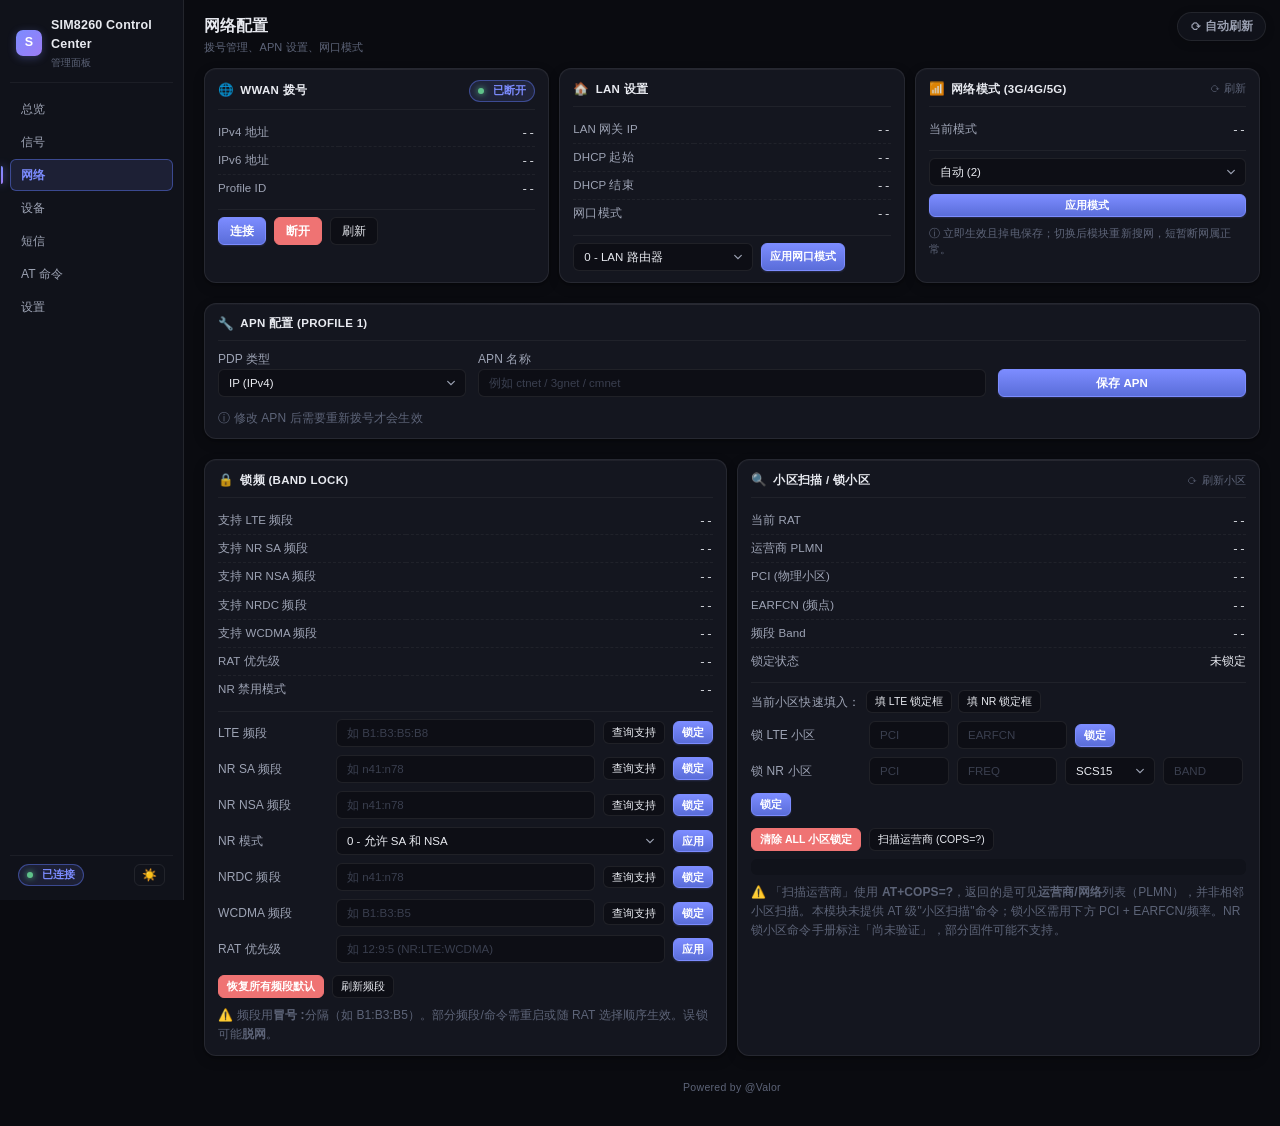
<file: www/network.html>
<!DOCTYPE html>
<html lang="zh-CN" data-page-node-id="pyOnq2PSGQUSkmHbWDhADk">
<head data-page-node-id="ZtdzzUxAES4Ee086lJ0ONd">
  <meta charset="UTF-8" data-page-node-id="YgTbFoBaamHf9BEGcruOdk" />
  <meta name="viewport" content="width=device-width, initial-scale=1.0, viewport-fit=cover" data-page-node-id="o4BZZquWxEqJ8QApAPFZGW" />
  <title>网络配置 · SIM8260</title>
  <script src="js/wb-theme.js"></script>
<link rel="stylesheet" href="css/styles.css" data-page-node-id="XCi8x9Cuh9LQBLffE0mo4F" />
</head>
<body data-page-node-id="CEmQUipVS3uhFTBXrbWjfU">

<header class="topbar" data-page-node-id="G6wp8DK4JgkI8P2KSzUYNY">
  <div class="brand" data-page-node-id="oLikERvxAWWAhB4EbGAb9A">
    <div class="brand-logo" data-page-node-id="77bMaHva8NUd82AtsgT7FE">S</div>
    <div data-page-node-id="XYwVI1aAmMbsdlSW41cbZJ">
      <div class="brand-title" data-page-node-id="HUFQDIXMufH7d7O9ggrqzF">SIM8260 Control Center</div>
      <div class="brand-subtitle" data-page-node-id="VIr7qSkBkjFGDdeGeUoiaM">管理面板</div>
    </div>
  </div>
  <nav class="nav-tabs" data-page-node-id="kiE0zfnVJXlEL7MqVjBW97">
    <a href="index.html" class="nav-tab" data-page-node-id="fELP8PEJT6lprKmXFALutG">总览</a>
    <a href="signal.html" class="nav-tab" data-page-node-id="XuLu8VbdLzIPkpugPMu0zb">信号</a>
    <a href="network.html" class="nav-tab active" data-page-node-id="hNXb58VXNMLzGMlN49dBYP">网络</a>
    <a href="device.html" class="nav-tab" data-page-node-id="B9F7VaLFne0FQOhCBCnH7p">设备</a>
    <a href="sms.html" class="nav-tab" data-page-node-id="aI7K1RGBPBsyCX0EBcbNzU">短信</a>
    <a href="atcmd.html" class="nav-tab" data-page-node-id="Dqjaf5FqFVP7DMMOCmXlop">AT 命令</a>
    <a href="settings.html" class="nav-tab" data-page-node-id="01qAFTBudL8FaS5IeBnluH">设置</a>
  </nav>
  <div class="topbar-foot" data-page-node-id="AQlRFZakZh04fQyIWB78qa"><span class="status-pill online" data-page-node-id="EqTmN7BL6GlrNPNnNWEM8c"><span class="status-dot" data-page-node-id="c17VIBkfWhytRO6PrWWIzz"></span>已连接</span></div>
</header>

<main class="container" data-page-node-id="v9qkFF9QCdmF7nTM1EJywk">
  <div data-page-node-id="uV5M2fh20Vd6IvooR8NabB">
    <h1 class="page-title" data-page-node-id="8EH8PcwDF8PeWGzVUHL0r0">网络配置</h1>
    <p class="page-subtitle" data-page-node-id="AJ37bA5igOgXJqG7z9xDox">拨号管理、APN 设置、网口模式</p>
  </div>

  <!-- 拨号状态 -->
  <div class="grid grid-dash" data-page-node-id="MW0WO6ZELnC4c5TAW2yIQS">
    <div class="card col-4" data-page-node-id="qo5jrdEpFDBrIHpJAypG4o">
      <div class="card-header" data-page-node-id="037DSZM5luFsydC7tR6MIy">
        <div class="card-title" data-page-node-id="Lj0osXnY5o3nbAMHanbBBB"><span class="icon" data-page-node-id="Yr4tKwfrsacCD0vBgBJ05C">🌐</span> WWAN 拨号</div>
        <span class="status-pill" id="wwan-pill" data-page-node-id="6gEEo0iCOSAgCRCHizytkh">
          <span class="status-dot" data-page-node-id="9dwWMyo5NNzirz9TBQCD7C"></span>
          <span id="wwan-status" data-page-node-id="Tj1OdIoxSrF8vQT6oN5Oso">检查中</span>
        </span>
      </div>
      <table class="info-table" data-page-node-id="fVgbLFf01ECdQZAQ5gcROo">
        <tr data-page-node-id="zvGB0DGV7QpNS4H6DsaTyO"><td data-page-node-id="EGKcyLbOV7yBDfznmAx2wK">IPv4 地址</td><td id="wwan-ip4" data-page-node-id="1d6qKA6mQ1STuFOdE7Slf4">--</td></tr>
        <tr data-page-node-id="xc3eipDxdQcXkD8geXVFhy"><td data-page-node-id="EroNmkhB30TsBOguyrGQtM">IPv6 地址</td><td id="wwan-ip6" data-page-node-id="ipsHDPs7Kp6DZPwz1npyrH">--</td></tr>
        <tr data-page-node-id="jf9JbCJDVRHqlImEmBz2gl"><td data-page-node-id="yrU2eoKnLpPhrZeep7fBwh">Profile ID</td><td id="wwan-pid" data-page-node-id="Hb0IxilJ5jR9PMvpwPPgCo">--</td></tr>
      </table>
      <div class="divider" data-page-node-id="3xkxO7IrkykZ4FoZNhy96Y"></div>
      <div style="display:flex;gap:8px;" data-page-node-id="G0vqB1ge6kmh9BTR8YGt82">
        <button class="btn btn-primary" onclick="dialUp()" data-page-node-id="FhrWllFXmOsrC0rFwcBWdA">连接</button>
        <button class="btn btn-danger" onclick="dialDown()" data-page-node-id="lQAdEp2L2x62C1TU2uMKiz">断开</button>
        <button class="btn" onclick="loadWWAN()" data-page-node-id="j0oCdxS7JNxwCHFGli5GSX">刷新</button>
      </div>
    </div>

    <div class="card col-4" data-page-node-id="2ADRyfoZUOuiAVPSK8zHha">
      <div class="card-header" data-page-node-id="DfcBPutL9dfwUeqwyAkiyo">
        <div class="card-title" data-page-node-id="t2HLTBmz558GdECni1kQMl"><span class="icon" data-page-node-id="8AkEuU6b1l9E27GaAxonhc">🏠</span> LAN 设置</div>
      </div>
      <table class="info-table" data-page-node-id="TDFRLurnpYLx9xODAy4aCm">
        <tr data-page-node-id="pybVwDKcHmGrTp3WFMSdd8"><td data-page-node-id="Nwa0Ep1a5arOGABBeNTjM3">LAN 网关 IP</td><td id="lan-gw" data-page-node-id="tpkCmhWIPXFkGDP9Hccbf0">--</td></tr>
        <tr data-page-node-id="agtGoyPVbJsw0j1PrTaxsa"><td data-page-node-id="2Z0RncS4paC9sDe3niGImu">DHCP 起始</td><td id="lan-start" data-page-node-id="SeKBCEK6Xj8VFb7Za5j1Bf">--</td></tr>
        <tr data-page-node-id="gnLQtI4EgyPZRV7udvTH4V"><td data-page-node-id="dcIwC5zheQAEwjA9wUT52F">DHCP 结束</td><td id="lan-end" data-page-node-id="BYkSlzHevDkGPFqy5O2Jdr">--</td></tr>
        <tr data-page-node-id="SciG1jIEn2tW8HAa0b8F13"><td data-page-node-id="1rmKigyaxpyQavNT9FeuSJ">网口模式</td><td id="eth-mode" data-page-node-id="SgOPAz71tcGiFuJCAtqNp4">--</td></tr>
      </table>
      <div class="divider" data-page-node-id="OFBAUtk0Gb1fbzpqNH6izu"></div>
      <div style="display:flex;gap:8px;flex-wrap:wrap;" data-page-node-id="kqCeVh80iOLIIcx4EpLwJb">
        <select class="select" id="eth-mode-select" style="max-width:180px;" data-page-node-id="0HfBlcJGsr4DyHxGMmIm6Q">
          <option value="0" data-page-node-id="RyU8rXTsuFbBOQEEiCpU94">0 - LAN 路由器</option>
          <option value="1" data-page-node-id="TaeFLVP6TugRGdBtBqe5JO">1 - WAN 路由器</option>
          <option value="2" data-page-node-id="NjQyzgjiaFElRFYDJkY4Ih">2 - eth0 WAN + eth1 LAN</option>
        </select>
        <button class="btn btn-primary btn-sm" onclick="setEthMode()" data-page-node-id="AgQDtJxPuSUbZHZmLR1bm4">应用网口模式</button>
      </div>
    </div>

    <!-- 网络模式 (3G/4G/5G) -->
    <div class="card col-4" data-page-node-id="a8ZA0DQgLU8Z9tjAvdCYiI">
      <div class="card-header" data-page-node-id="jpjUYNVbdMY5NBPp0AFYhg">
        <div class="card-title" data-page-node-id="YW68wRGeLuyJmyZfUsBQbG"><span class="icon" data-page-node-id="qbCvWZDId0UPVK7DOArHWS">📶</span> 网络模式 (3G/4G/5G)</div>
        <div class="card-action" onclick="loadNetMode()" data-page-node-id="JzoCY7EtCLGimPUSJUaEKH">⟳ 刷新</div>
      </div>
      <table class="info-table" data-page-node-id="Pz7d3O7Xs0uCb6jbBBUIdi">
        <tr data-page-node-id="ebAPkgguugnZUbEKofD2jn"><td data-page-node-id="gFQLWrPZuA6BwK8ACXuffT">当前模式</td><td id="cnmp-cur" data-page-node-id="OUeaS0HkEfXkz9MGOcxCPA">--</td></tr>
      </table>
      <div class="divider" data-page-node-id="uOmULHuIVigm0xkyI5hIXk"></div>
      <div style="display:flex;flex-direction:column;gap:8px;" data-page-node-id="5dOosqZiVWZ753xEmQB2dA">
        <select class="select" id="cnmp-select" data-page-node-id="VBWk3NDMvMA0WCpNCeFjPN">
          <option value="2" data-page-node-id="nuK0LAhenyDMGHeLov4ebN">自动 (2)</option>
          <option value="55" data-page-node-id="Nr9hxAeMCs0jOD9s6gb4of">3G+4G+5G (55)</option>
          <option value="109" data-page-node-id="A1EXcTLB597PZ0uu5uzPAT">4G+5G (109)</option>
          <option value="54" data-page-node-id="UDrwpAVwWv4uKTgefzkzYD">3G+4G (54)</option>
          <option value="38" data-page-node-id="Gu8fJc2z7qJ7IIh6w6uINv">仅 4G LTE (38)</option>
          <option value="71" data-page-node-id="ppvmW8jxafHCmaltLFFfQT">仅 5G NR (71)</option>
          <option value="14" data-page-node-id="jSQckKjGo2xDlrZDT6Q3ru">仅 3G WCDMA (14)</option>
        </select>
        <button class="btn btn-primary btn-sm" onclick="setNetMode()" data-page-node-id="uloD8e8Gg0bnIloJnwd0lc">应用模式</button>
      </div>
      <div style="font-size:11px;color:var(--text-muted);margin-top:8px;line-height:1.5;" data-page-node-id="MmHI5a0Sp3V3zjWVH9WhBE">
        ⓘ 立即生效且掉电保存；切换后模块重新搜网，短暂断网属正常。
      </div>
    </div>
  </div>

  <!-- APN 设置 -->
  <div class="card" style="margin-top:20px;" data-page-node-id="ug91t4kFNCgRuU3GdPSyBl">
    <div class="card-header" data-page-node-id="IQcwENGHy70F7DFBQpgFGS">
      <div class="card-title" data-page-node-id="aPe8rSJtBvLIGhHAi3Nw6x"><span class="icon" data-page-node-id="pTD5vAmXmNNfxASdIoosFR">🔧</span> APN 配置 (Profile 1)</div>
    </div>
    <div style="display:grid;grid-template-columns:repeat(4,1fr);gap:12px;" data-page-node-id="J73BcFlQ3uzo2ZmjHS06EX">
      <div data-page-node-id="LXk8mEde1xbruNI98KCTBs">
        <label style="font-size:12px;color:var(--text-secondary);" data-page-node-id="rrj56024BZ0AubvlwPmhVx">PDP 类型</label>
        <select class="select" id="apn-type" data-page-node-id="i1cPBLWxN9efeIWJpOsoj2">
          <option value="IP" data-page-node-id="3rNr5agg8FK4Xd6mRSiIJ1">IP (IPv4)</option>
          <option value="IPV6" data-page-node-id="dc77AfUFbjFvLROtjRA3cl">IPV6</option>
          <option value="IPV4V6" data-page-node-id="yjZbNNqKqNEIyODD56bcHN">IPV4V6 (双栈)</option>
        </select>
      </div>
      <div style="grid-column:span 2;" data-page-node-id="Kwei54v58Vzx8UpVU77xMc">
        <label style="font-size:12px;color:var(--text-secondary);" data-page-node-id="fd7stLpc9mJgfr5njvxjeF">APN 名称</label>
        <input type="text" class="input" id="apn-name" placeholder="例如 ctnet / 3gnet / cmnet" data-page-node-id="JxjVWnEv9PQsUAtALK2fNX" />
      </div>
      <div data-page-node-id="cgkZBIVFMsYprVx6wBoIdj">
        <label style="font-size:12px;color:var(--text-secondary);" data-page-node-id="29BG4kv0oGp1vpRQ1BVM7z">&nbsp;</label>
        <button class="btn btn-primary" style="width:100%;" onclick="saveAPN()" data-page-node-id="B15mDlbVWECIQ7bxXTPvr8">保存 APN</button>
      </div>
    </div>
    <div style="font-size:12px;color:var(--text-muted);margin-top:12px;" data-page-node-id="tdpqQAyB29wKuTUJnOliic">
      ⓘ 修改 APN 后需要重新拨号才会生效
    </div>
  </div>

  <!-- 射频与小区锁定 -->
  <div class="grid grid-dash" style="margin-top:20px;" data-page-node-id="hRLntRonnH4RPkqRo8PrgF">
    <!-- 锁频 -->
    <div class="card col-6" data-page-node-id="ErZKHdB0hALU236IvNdfMo">
      <div class="card-header" data-page-node-id="sncHHlA7eiwIh6CNrtO5o0">
        <div class="card-title" data-page-node-id="ZOmAE9EtSp60GkMFWobzlf"><span class="icon" data-page-node-id="mJy7jLDB79m4XKGp40fxM3">🔒</span> 锁频 (Band Lock)</div>
      </div>
      <table class="info-table" data-page-node-id="s17V7sa9M61BaQf8EIVawf">
        <tr data-page-node-id="VTYYQkMKBBfOW8fHTFHS2K"><td data-page-node-id="KSzugGhNHl9XHpYiJLH8x5">支持 LTE 频段</td><td id="lte-band-cur" data-page-node-id="NA5Jm6wixhQxhQOT3S4JFL">--</td></tr>
        <tr data-page-node-id="GhqU4MRWteCuYQIN3fExGZ"><td data-page-node-id="aEl5gMgqjQrNWl2FGNMnrz">支持 NR SA 频段</td><td id="nr-band-cur" data-page-node-id="tveWwtsFxUVHyH5P4eFF0D">--</td></tr>
        <tr data-page-node-id="xuXWAf2EPb7BDKgkvHjRNh"><td data-page-node-id="1usfx0NWg2br0gjJwJepCT">支持 NR NSA 频段</td><td id="nsa-band-cur" data-page-node-id="rkcstvp5qD1aARtTOMKkKs">--</td></tr>
        <tr data-page-node-id="mFby7UqFiEOeu6uD3CKYxw"><td data-page-node-id="0BcahPJeAz61Lu1vglE6zD">支持 NRDC 频段</td><td id="nrdc-band-cur" data-page-node-id="oCvYu1DfEMlAC0kmHgriiP">--</td></tr>
        <tr data-page-node-id="YYF5xqNNAmwnkIuEmTEvW4"><td data-page-node-id="m70e7ptfQzy18dUPcy4bNX">支持 WCDMA 频段</td><td id="w-band-cur" data-page-node-id="tXyMIrER0iOPMfTe62NCoR">--</td></tr>
        <tr data-page-node-id="uHCs0A2CYkDeU32YklkCsl"><td data-page-node-id="t3duy29DrsNyIJ4UwafCaF">RAT 优先级</td><td id="rat-order-cur" data-page-node-id="2YBPOcRylE7rySkVMgKfc3">--</td></tr>
        <tr data-page-node-id="nuIhtMfge1wttzKZCx6Tx4"><td data-page-node-id="AAWmPDS1g7Ek0MTOOMEA02">NR 禁用模式</td><td id="nr-disable-cur" data-page-node-id="WZxSwCRieTEkPjo0SD0FSS">--</td></tr>
      </table>
      <div class="divider" data-page-node-id="F2puNLDcKY0BWFD7Iy8aIR"></div>
      <div style="display:flex;flex-direction:column;gap:8px;" data-page-node-id="qtLpBY1dlcRPGBG8X8vrdz">
        <div style="display:flex;gap:8px;align-items:center;flex-wrap:wrap;" data-page-node-id="PShsIvBgvsJ9MT9Kc6oykw">
          <label style="font-size:12px;color:var(--text-secondary);width:110px;" data-page-node-id="BlFmsFjjqjnEbsTHegfeou">LTE 频段</label>
          <input type="text" class="input" id="lte-band-set" placeholder="如 B1:B3:B5:B8" style="flex:1;min-width:140px;" data-page-node-id="Vx1GcWdJhI4qegwTfItpLI" />
          <button class="btn btn-sm" onclick="loadSupportedBands('lte')" data-page-node-id="GoFTELkIs0AF2uPtYB4jKd">查询支持</button>
          <button class="btn btn-primary btn-sm" onclick="setBand('lte')" data-page-node-id="LWlFkCVVawl71SAZrdfN8C">锁定</button>
        </div>
        <div style="display:flex;gap:8px;align-items:center;flex-wrap:wrap;" data-page-node-id="HcT9MS92cVmLlO4ak40UUk">
          <label style="font-size:12px;color:var(--text-secondary);width:110px;" data-page-node-id="Hq2C7PzMwDuZO8QbJnzYwD">NR SA 频段</label>
          <input type="text" class="input" id="nr-band-set" placeholder="如 n41:n78" style="flex:1;min-width:140px;" data-page-node-id="HFHimNzPV79z4y4GUezkWN" />
          <button class="btn btn-sm" onclick="loadSupportedBands('nr')" data-page-node-id="8BiSWKCwsZbVNFOI0qU6L1">查询支持</button>
          <button class="btn btn-primary btn-sm" onclick="setBand('nr')" data-page-node-id="tx1Pnjb0DUgVDgsW4LMmnQ">锁定</button>
        </div>
        <div style="display:flex;gap:8px;align-items:center;flex-wrap:wrap;" data-page-node-id="ByfPaaSZBBL0CVRMsOEm3Y">
          <label style="font-size:12px;color:var(--text-secondary);width:110px;" data-page-node-id="DDYXY1CbFQXep3CcnvYq0x">NR NSA 频段</label>
          <input type="text" class="input" id="nsa-band-set" placeholder="如 n41:n78" style="flex:1;min-width:140px;" data-page-node-id="aVWRYRJtpXOwB1b2pmXYy5" />
          <button class="btn btn-sm" onclick="loadSupportedBands('nsa')" data-page-node-id="sdmnIdKKUVUJ0ikfClKVvh">查询支持</button>
          <button class="btn btn-primary btn-sm" onclick="setBand('nsa')" data-page-node-id="HhuqRPRIOBDC7IVXoEfiRh">锁定</button>
        </div>
        <div style="display:flex;gap:8px;align-items:center;flex-wrap:wrap;" data-page-node-id="FKCVM2xPPnCuVkGLXD98mt">
          <label style="font-size:12px;color:var(--text-secondary);width:110px;" data-page-node-id="ARmMyZ0MwlloUamlmQwWl8">NR 模式</label>
          <select class="select" id="nr-disable-set" style="flex:1;min-width:140px;" data-page-node-id="C5zOUGJ75ZeBQCGL8lP12y">
            <option value="0" data-page-node-id="7jTZRbUEHUJoLcwNyCUX9F">0 - 允许 SA 和 NSA</option>
            <option value="1" data-page-node-id="o6cDDPxpLxJBVTvBHTwASn">1 - 禁用 SA</option>
            <option value="2" data-page-node-id="oI3Vt5IiDpGD7lSnym0LKe">2 - 禁用 NSA</option>
          </select>
          <button class="btn btn-primary btn-sm" onclick="setNRAble()" data-page-node-id="3PcuuAyEo0sZzFdiVQLQKG">应用</button>
        </div>
        <div style="display:flex;gap:8px;align-items:center;flex-wrap:wrap;" data-page-node-id="kNX1AtDsRmXY0aWdXhkPnH">
          <label style="font-size:12px;color:var(--text-secondary);width:110px;" data-page-node-id="7okc7qTJpA5FemydlfqKRC">NRDC 频段</label>
          <input type="text" class="input" id="nrdc-band-set" placeholder="如 n41:n78" style="flex:1;min-width:140px;" data-page-node-id="oBHPhFM0HF5vsJ1seLQpGi" />
          <button class="btn btn-sm" onclick="loadSupportedBands('nrdc')" data-page-node-id="X9oyYADFj5Wj2om2MS22TB">查询支持</button>
          <button class="btn btn-primary btn-sm" onclick="setBand('nrdc')" data-page-node-id="rVnc2gcNOEotT4UV2BvY7P">锁定</button>
        </div>
        <div style="display:flex;gap:8px;align-items:center;flex-wrap:wrap;" data-page-node-id="AuAsKTQKfakFZgh4b15VpA">
          <label style="font-size:12px;color:var(--text-secondary);width:110px;" data-page-node-id="I0byAOUyXHDjtHGqgSvE8G">WCDMA 频段</label>
          <input type="text" class="input" id="w-band-set" placeholder="如 B1:B3:B5" style="flex:1;min-width:140px;" data-page-node-id="l4cHHWXJgiElBBfGPmQCfl" />
          <button class="btn btn-sm" onclick="loadSupportedBands('w')" data-page-node-id="k82sPEgYUbp3T93Mdqi22O">查询支持</button>
          <button class="btn btn-primary btn-sm" onclick="setBand('w')" data-page-node-id="yjdmVHahZh6mEdcbNPC25R">锁定</button>
        </div>
        <div style="display:flex;gap:8px;align-items:center;flex-wrap:wrap;" data-page-node-id="bZMszkcRVAmrrhBTwi3OuU">
          <label style="font-size:12px;color:var(--text-secondary);width:110px;" data-page-node-id="rKzqIJ5ktXqPOgg4472xI3">RAT 优先级</label>
          <input type="text" class="input" id="rat-order-set" placeholder="如 12:9:5 (NR:LTE:WCDMA)" style="flex:1;min-width:140px;" data-page-node-id="XUFoZpdaczurRHf1xLkkWf" />
          <button class="btn btn-primary btn-sm" onclick="setRatOrder()" data-page-node-id="90CyegH6dv7JbgGuMtAJo1">应用</button>
        </div>
        <!-- 支持频段多选面板 -->
        <div id="band-picker" style="display:none;border:1px solid var(--border-accent);border-radius:10px;padding:10px;background:var(--primary-fade);" data-page-node-id="B10GltFNEtM2utS7Y2sSI1">
          <div style="display:flex;justify-content:space-between;align-items:center;margin-bottom:8px;" data-page-node-id="21lxyAjMZHax7HRxcPaHas">
            <span id="band-picker-title" style="font-size:12px;color:var(--primary);font-weight:600;" data-page-node-id="Ph6R3SoZJZzqeeOawr9ctU"></span>
            <div style="display:flex;gap:6px;" data-page-node-id="6z2LBxQu87nzmmc5i8iP5d">
              <button class="btn btn-sm" onclick="bandPickAll()" data-page-node-id="erfp2ZI4R3FwWoxGf85BT2">全选</button>
              <button class="btn btn-sm" onclick="bandPickNone()" data-page-node-id="yE2QHwi51FfpRlyx8Nrkhe">清空</button>
              <button class="btn btn-primary btn-sm" onclick="applyBandPicker()" data-page-node-id="UE3DkRS18D4FrXKwVi5AyT">应用所选</button>
            </div>
          </div>
          <div id="band-picker-list" style="display:flex;flex-wrap:wrap;gap:7px;max-height:150px;overflow:auto;" data-page-node-id="oAH86xmTqFIcQCqTDAkUsa"></div>
          <div style="font-size:11px;color:var(--text-muted);margin-top:6px;" data-page-node-id="B0JGUr71BRbKpwY1WLcVJz">勾选所需频段，点击「应用所选」写入锁定。</div>
        </div>
        <div style="display:flex;gap:8px;align-items:center;flex-wrap:wrap;margin-top:4px;" data-page-node-id="CAwOCPuVmNxBCRnhqUnRrb">
          <button class="btn btn-danger btn-sm" onclick="resetAllBands()" data-page-node-id="Tf81m1VnDHUuyeu4W3TKTw">恢复所有频段默认</button>
          <button class="btn btn-sm" onclick="loadBand()" data-page-node-id="FmBFJHW7liM0gsPlOCSIwO">刷新频段</button>
        </div>
        <div style="font-size:12px;color:var(--text-muted);line-height:1.6;" data-page-node-id="rmED2cWoPiqSQVwPxNNHcc">
          ⚠️ 频段用<strong data-page-node-id="NDoH7b0XFkMzNONkuWMBe8">冒号 :</strong>分隔（如 B1:B3:B5）。部分频段/命令需重启或随 RAT 选择顺序生效。误锁可能<strong data-page-node-id="DHthntyqnEelL9hg0r0ZyF">脱网</strong>。
        </div>
      </div>
    </div>

    <!-- 小区扫描 + 锁小区 -->
    <div class="card col-6" data-page-node-id="B7VGF38CfxuLEDiK2zpT8F">
      <div class="card-header" data-page-node-id="AJ6sMZAju677ifv3JcOglN">
        <div class="card-title" data-page-node-id="SxfoMYvq6ceALVU8tb1EsP"><span class="icon" data-page-node-id="eayZtuMZgtoaZm7P1nVXxO">🔍</span> 小区扫描 / 锁小区</div>
        <div class="card-action" onclick="loadCell()" data-page-node-id="oZfllESAaLKlH5PiCFbiw7">⟳ 刷新小区</div>
      </div>
      <table class="info-table" data-page-node-id="3hiyzN2q5L9HjhLH9Kczod">
        <tr data-page-node-id="PaAqCEHTxBLKsRitoma18f"><td data-page-node-id="u6VXmbgYFToxRtSBdat0Xt">当前 RAT</td><td id="cell-rat" data-page-node-id="nKHEcEqoGlFcHgsvkyAZFG">--</td></tr>
        <tr data-page-node-id="kBBPxkKlVCcAmpzqZ3Sbih"><td data-page-node-id="PwAwZCT3EwapHu6pN6z3Ys">运营商 PLMN</td><td id="cell-plmn" data-page-node-id="pWU0AzELWFglGOVbxNqVTt">--</td></tr>
        <tr data-page-node-id="70yCrDpOnllcpZs1d0YxIH"><td data-page-node-id="KG9AlKCf98nc9FJy33JdnJ">PCI (物理小区)</td><td id="cell-pci" data-page-node-id="HbzpnD4zRCtYMsNvJcxmWU">--</td></tr>
        <tr data-page-node-id="ZqJx1UkfTOkFj3Xj2e61F2"><td data-page-node-id="kCjKQjmRSuEEOEppoMVjaN">EARFCN (频点)</td><td id="cell-earfcn" data-page-node-id="fgxWaMdcV8yIAxtP72V51S">--</td></tr>
        <tr data-page-node-id="GCFVleP8B5pdRK53SpiY7S"><td data-page-node-id="9eI2nBBnerjthlKyAF1yIB">频段 Band</td><td id="cell-band" data-page-node-id="Gtk086KYHj4GRrdcUmm3Qv">--</td></tr>
        <tr data-page-node-id="556dXvXrwTJtfcpsbtXGDz"><td data-page-node-id="95J5TyjqSRO9cMt3MGMnzt">锁定状态</td><td id="cell-lock" data-page-node-id="uuMafGGf12V0W1jBQwVaBe">未锁定</td></tr>
      </table>
      <div class="divider" data-page-node-id="PWiW594oyf9jU6YNBkOUOg"></div>
      <div style="display:flex;flex-direction:column;gap:8px;" data-page-node-id="KjeavlwpzBbM2OzCeI73fy">
        <div style="display:flex;gap:6px;align-items:center;flex-wrap:wrap;" data-page-node-id="m4VqTs0rskeCpP6qd72rek">
          <label style="font-size:12px;color:var(--text-secondary);" data-page-node-id="YHjxQDmMFUGaGDdKGgUrLy">当前小区快速填入：</label>
          <button class="btn btn-sm" onclick="fillLock('lte')" data-page-node-id="sRih6rKprsSTIFAOmmXyf2">填 LTE 锁定框</button>
          <button class="btn btn-sm" onclick="fillLock('nr')" data-page-node-id="tTXn09Ds3gELutzyyGR8eM">填 NR 锁定框</button>
        </div>
        <div style="display:flex;gap:8px;align-items:center;flex-wrap:wrap;" data-page-node-id="5sbD9WqKgqhnxo10LVINgG">
          <label style="font-size:12px;color:var(--text-secondary);width:110px;" data-page-node-id="7HT9cP4JCZBli6GpuLEM4A">锁 LTE 小区</label>
          <input type="text" class="input" id="lte-pci" placeholder="PCI" style="width:80px;" data-page-node-id="QFEFZZS73Q5nY2ujcPkjdR" />
          <input type="text" class="input" id="lte-earfcn" placeholder="EARFCN" style="width:110px;" data-page-node-id="XvhMR5xENkYmadgwXXcVVM" />
          <button class="btn btn-primary btn-sm" onclick="lockLte()" data-page-node-id="e48WwTCZZCDZ5vHGioEljG">锁定</button>
        </div>
        <div style="display:flex;gap:8px;align-items:center;flex-wrap:wrap;" data-page-node-id="Ap3M3KO32p90FFTJE6cCqW">
          <label style="font-size:12px;color:var(--text-secondary);width:110px;" data-page-node-id="f3hFSbuTAHYJkIGRPtT5Ru">锁 NR 小区</label>
          <input type="text" class="input" id="nr-pci" placeholder="PCI" style="width:80px;" data-page-node-id="GODV8CcmvW2DAK1g1I1bph" />
          <input type="text" class="input" id="nr-freq" placeholder="FREQ" style="width:100px;" data-page-node-id="I6FD88gbFjej5DdpOrjEzd" />
          <select class="select" id="nr-scs" style="width:90px;" data-page-node-id="ABfGkSA2zpSkH06dUqL1UM">
            <option value="0" data-page-node-id="qqkDcoW10GFDGuY54HSefo">SCS15</option>
            <option value="1" data-page-node-id="lCUs4a0arkBflXxg9M7Nee">SCS30</option>
            <option value="2" data-page-node-id="mVuDCmpUH3eA3HevvBfm0J">SCS60</option>
            <option value="3" data-page-node-id="oW10maEjJgOVird1i7pMI0">SCS120</option>
          </select>
          <input type="text" class="input" id="nr-band" placeholder="BAND" style="width:80px;" data-page-node-id="PfIqw4mNUpgspwN1QoH4wk" />
          <button class="btn btn-primary btn-sm" onclick="lockNr()" data-page-node-id="0d6zGk5TqKnNSKJgHzFE95">锁定</button>
        </div>
        <div style="display:flex;gap:8px;align-items:center;flex-wrap:wrap;margin-top:4px;" data-page-node-id="Fcp81Soyh341bSLsQG42aU">
          <button class="btn btn-danger btn-sm" onclick="unlockCell()" data-page-node-id="7jqE2vrKcY2324cjPdeKGK">清除 ALL 小区锁定</button>
          <button class="btn btn-sm" onclick="scanNetworks()" data-page-node-id="O34j3c9xwKZTty5SKX5Nji">扫描运营商 (COPS=?)</button>
        </div>
        <div id="scan-result" style="font-size:12px;color:var(--text-muted);max-height:120px;overflow:auto;background:var(--bg-elevated,#0d1117);padding:8px;border-radius:6px;font-family:monospace;white-space:pre-wrap;" data-page-node-id="Haz0Yg63klCoutzo5JRE69"></div>
        <div style="font-size:12px;color:var(--text-muted);line-height:1.6;" data-page-node-id="zOonRDjvr5FXsyh85rdUMc">
          ⚠️ 「扫描运营商」使用 <strong data-page-node-id="eZI4Vv5SuWCYxKwh8x3IGz">AT+COPS=?</strong>，返回的是可见<strong data-page-node-id="vO0D09cqHKs3Gb8i7clqGn">运营商/网络</strong>列表（PLMN），并非相邻小区扫描。本模块未提供 AT 级"小区扫描"命令；锁小区需用下方 PCI + EARFCN/频率。NR 锁小区命令手册标注「尚未验证」，部分固件可能不支持。
        </div>
      </div>
    </div>
  </div>

  <div class="footer" data-page-node-id="XnRsYLbBrahLNNqGYnHbJJ">
    Powered by @Valor
  </div>
</main>

<script>
async function sendAT(cmd) {
  try {
    const r = await fetch('/cgi-bin/atcmd?cmd=' + encodeURIComponent(cmd));
    return await r.text();
  } catch (e) { return 'ERROR: ' + e.message; }
}

// 加载态工具：接口未返回时在相关字段显示 loading 指示而非空白
function setWWANLoading(loading) {
  const ids = ['wwan-ip4','wwan-ip6','wwan-pid','lan-gw','lan-start','lan-end','eth-mode'];
  const status = document.getElementById('wwan-status');
  const pill = document.getElementById('wwan-pill');
  if (loading) {
    ids.forEach(id => { const el = document.getElementById(id); if (el) el.innerHTML = '<span class="loading" style="width:11px;height:11px;"></span>'; });
    if (pill) pill.className = 'status-pill';
    if (status) status.textContent = '加载中…';
  }
  // 注意：loading=false 时**不要**把字段清回 '--'。
  // 之前这里会 ids.forEach(...) 把全部字段置 '--'，而 loadWWAN 在末尾调用
  // setWWANLoading(false)，结果把刚解析出的真实值（IPv4/IPv6/网关等）覆盖回 '--'，
  // 导致页面永远显示无值。字段值由 loadWWAN 自己填充（真实值或 '--'），这里只负责加载态。
}

async function loadWWAN() {
  // 进入加载态
  setWWANLoading(true);
  // 分三次独立查询。真机实测：合并命令里 AT+CQCMAP="WWAN" 模块不返回响应
  // （固件不支持该命令的分号组合），且 +CGPADDR 慢会拖累后续命令，故拆开查。
  const cgp = await sendAT('AT+CGPADDR');
  const lan = await sendAT('AT+CQCMAP="LANIP"');
  const eth = await sendAT('AT+CWETHMODE?');

  // ---- WWAN 拨号：从 +CGPADDR 解析 ----
  // +CGPADDR: <cid>,<IPv4>,<IPv6点分十进制16字节>。IPv4 非 0.0.0.0 的行 = 活跃 profile，
  // 其 cid = Profile ID，有活跃即「已连接」。
  const cgpLines = cgp.split('\n').map(l => l.replace(/\r$/, '').trim())
                       .filter(l => /^\+CGPADDR:/i.test(l));
  let pid = '--', ip4 = '--', ip6 = '--', connected = false;
  for (const line of cgpLines) {
    const p = line.replace(/^\+CGPADDR:\s*/i, '').split(',');
    if (p.length < 3) continue;
    const ipv4 = (p[1] || '').trim();
    const dotted = (p[2] || '').trim();
    if (!ipv4 || ipv4 === '0.0.0.0') continue;   // 未拨号 profile
    pid = (p[0] || '').trim();
    ip4 = ipv4;
    connected = true;
    const b = dotted.split('.').map(Number);
    if (b.length === 16 && b.some(x => x > 0)) {
      const g = [];
      for (let i = 0; i < 16; i += 2) g.push(((b[i] << 8) | b[i + 1]).toString(16));
      ip6 = g.join(':');
    }
    break;
  }
  document.getElementById('wwan-ip4').textContent = ip4;
  document.getElementById('wwan-ip6').textContent = ip6;
  document.getElementById('wwan-pid').textContent = pid;
  const pill = document.getElementById('wwan-pill');
  const txt = document.getElementById('wwan-status');
  if (connected) {
    pill.className = 'status-pill online';
    txt.textContent = '已连接';
  } else {
    pill.className = 'status-pill offline';
    txt.textContent = '已断开';
  }

  // ---- LAN（手册 19.2.4）：+CQCMAP:"LANIP",<start>,<end>,<GW> ----
  const lanLine = lan.split('\n').map(l => l.replace(/\r$/, '').trim())
                     .find(l => /^\+CQCMAP:\s*"LANIP"/i.test(l));
  if (lanLine) {
    const p = lanLine.replace(/^\+CQCMAP:\s*"LANIP",\s*/i, '').split(',');
    document.getElementById('lan-gw').textContent   = (p[2] || '').replace(/"/g,'').trim() || '--';
    document.getElementById('lan-start').textContent = (p[0] || '').replace(/"/g,'').trim() || '--';
    document.getElementById('lan-end').textContent   = (p[1] || '').replace(/"/g,'').trim() || '--';
  } else {
    document.getElementById('lan-gw').textContent = '--';
    document.getElementById('lan-start').textContent = '--';
    document.getElementById('lan-end').textContent = '--';
  }

  // ---- ETH 模式 ----
  const ethLine = eth.split('\n').map(l => l.replace(/\r$/, '').trim())
                     .find(l => l.startsWith('+CWETHMODE:'));
  if (ethLine) {
    const v = ethLine.replace('+CWETHMODE:', '').trim();
    const map = { '0': 'LAN 路由器', '1': 'WAN 路由器', '2': 'eth0 WAN + eth1 LAN' };
    document.getElementById('eth-mode').textContent = v + ' - ' + (map[v] || '未知');
    document.getElementById('eth-mode-select').value = v;
  } else {
    document.getElementById('eth-mode').textContent = '--';
  }
  setWWANLoading(false);
}

async function dialUp() {
  const r = await sendAT('AT+CQCMAP="connect",0,1');
  alert('拨号指令已发送：\n' + r);
  setTimeout(loadWWAN, 3000);
}
async function dialDown() {
  const r = await sendAT('AT+CQCMAP="connect",0,0');
  alert('断开指令已发送：\n' + r);
  setTimeout(loadWWAN, 1500);
}
async function setEthMode() {
  const v = document.getElementById('eth-mode-select').value;
  const r = await sendAT('AT+CWETHMODE=' + v);
  alert('已设置网口模式为 ' + v + '\n' + r);
  loadWWAN();
}
async function loadAPN() {
  // 回读当前 APN（CGDCONT profile 1）填入输入框，避免页面打开时 APN 空白。
  // +CGDCONT: 1,"IPV4V6","3gnet",...
  try {
    const r = await sendAT('AT+CGDCONT?');
    const line = r.split('\n').map(l => l.replace(/\r$/, '').trim())
                  .find(l => /^\+CGDCONT:\s*1,/.test(l));
    if (!line) return;
    const m = line.replace(/^\+CGDCONT:\s*1,\s*/, '');
    const parts = m.split(',');
    const pdpType = (parts[0] || '').replace(/"/g, '').trim();
    const apn = (parts[1] || '').replace(/"/g, '').trim();
    if (apn) document.getElementById('apn-name').value = apn;
    const sel = document.getElementById('apn-type');
    if (sel && pdpType && [...sel.options].some(o => o.value === pdpType)) sel.value = pdpType;
  } catch (e) {}
}

async function saveAPN() {
  const type = document.getElementById('apn-type').value;
  const name = document.getElementById('apn-name').value.trim();
  if (!type) { alert('请选择 PDP 类型'); return; }
  // 允许空 APN（部分专用网络无需 APN，或用户主动清空 APN）。
  const cmd = `AT+CGDCONT=1,"${type}","${name}"`;
  const r = await sendAT(cmd);
  const ok = /OK/i.test(r) && !/ERROR/i.test(r);
  alert(ok ? 'APN 已保存：\n' + r : 'APN 保存失败：\n' + r);
  loadAPN();
}

/* ============ 网络模式 (3G/4G/5G) —— 手册 4.2.11 AT+CNMP ============ */
// 写命令立即生效且掉电保存；最大响应时间 10s。
const CNMP_MAP = {
  '2':   '自动 (2)',
  '14':  '仅 3G WCDMA (14)',
  '38':  '仅 4G LTE (38)',
  '71':  '仅 5G NR (71)',
  '54':  '3G+4G (54)',
  '55':  '3G+4G+5G (55)',
  '109': '4G+5G (109)'
};
async function loadNetMode() {
  const el = document.getElementById('cnmp-cur');
  el.innerHTML = '<span class="loading" style="width:11px;height:11px;"></span>';
  const r = await sendAT('AT+CNMP?');
  const line = r.split('\n').map(l => l.replace(/\r$/, '').trim())
                .find(l => /^\+CNMP:/i.test(l));
  if (!line) { el.textContent = '--'; return; }
  const v = line.replace(/^\+CNMP:\s*/i, '').trim();
  el.textContent = CNMP_MAP[v] || (v + ' - 未知');
  if (CNMP_MAP[v]) document.getElementById('cnmp-select').value = v;
}
async function setNetMode() {
  const v = document.getElementById('cnmp-select').value;
  if (!confirm('确定切换网络模式为「' + CNMP_MAP[v] + '」？\n切换后模块会重新搜网，可能短暂断网。')) return;
  const r = await sendAT('AT+CNMP=' + v);
  if (/OK/.test(r)) {
    alert('已应用：' + CNMP_MAP[v]);
  } else {
    alert('设置失败：\n' + r);
  }
  setTimeout(loadNetMode, 1500);
}

/* ============ 射频与小区锁定 ============ */

// 从 CSYSSEL 输出解析某 key 的当前值（容忍回车/空行）
function sysselVal(text, key) {
  const m = text.match(new RegExp('\\+CSYSSEL:\\s*"' + key + '",[\\s"]*([^\\r\\n"]*)'));
  return m ? m[1].trim() : '';
}

// 加载当前锁频配置
async function loadBand() {
  // 加载态
  ['lte-band-cur','nr-band-cur','nsa-band-cur','nrdc-band-cur','w-band-cur','rat-order-cur','nr-disable-cur'].forEach(id => {
    const el = document.getElementById(id); if (el) el.innerHTML = '<span class="loading" style="width:11px;height:11px;"></span>';
  });
  // 两路数据：
  //  1) AT+CSYSSEL=? → 模块硬件「支持」的频段列表（表格展示）
  //  2) AT+CSYSSEL="key" → 当前「生效」配置（禁用模式/优先级 + 回填输入框）
  const [sup, cur] = await Promise.all([
    sendAT('AT+CSYSSEL=?'),
    sendAT('AT+CSYSSEL="nr5g_disable";+CSYSSEL="nr5g_band";+CSYSSEL="nsa_nr5g_band";+CSYSSEL="nrdc_nr5g_band";+CSYSSEL="lte_band";+CSYSSEL="w_band";+CSYSSEL="rat_acq_order"')
  ]);
  const reset = () => ['lte-band-cur','nr-band-cur','nsa-band-cur','nrdc-band-cur','w-band-cur','rat-order-cur','nr-disable-cur'].forEach(id => {
    const el = document.getElementById(id); if (el) el.textContent = '--';
  });
  if (/^ERROR/i.test(sup.trim()) || !sup.trim()) { reset(); return; }

  // 表格：显示「支持频段」（来自 AT+CSYSSEL=?）
  document.getElementById('lte-band-cur').textContent  = sysselVal(sup, 'lte_band') || '--';
  document.getElementById('nr-band-cur').textContent   = sysselVal(sup, 'nr5g_band') || '--';
  document.getElementById('nsa-band-cur').textContent  = sysselVal(sup, 'nsa_nr5g_band') || '--';
  document.getElementById('nrdc-band-cur').textContent = sysselVal(sup, 'nrdc_nr5g_band') || '--';
  document.getElementById('w-band-cur').textContent    = sysselVal(sup, 'w_band') || '--';

  // 当前生效配置（来自 AT+CSYSSEL="key"）
  const dis = sysselVal(cur, 'nr5g_disable');
  const order = sysselVal(cur, 'rat_acq_order');
  document.getElementById('nr-disable-cur').textContent =
    ({'0':'允许 SA+NSA','1':'禁用 SA','2':'禁用 NSA'}[dis]) || dis || '--';
  document.getElementById('rat-order-cur').textContent = order || '--';

  // 回填输入框（当前锁定值，方便在此基础上修改）
  document.getElementById('lte-band-set').value  = sysselVal(cur, 'lte_band');
  document.getElementById('nr-band-set').value   = sysselVal(cur, 'nr5g_band');
  document.getElementById('nsa-band-set').value  = sysselVal(cur, 'nsa_nr5g_band');
  document.getElementById('nrdc-band-set').value = sysselVal(cur, 'nrdc_nr5g_band');
  document.getElementById('w-band-set').value    = sysselVal(cur, 'w_band');
  document.getElementById('rat-order-set').value = sysselVal(cur, 'rat_acq_order');
  const dsel = document.getElementById('nr-disable-set');
  if (dis && dsel.querySelector('option[value="' + dis + '"]')) dsel.value = dis;
}

// 频段组配置表：which → [CSYSSEL key, 输入框 id, 中文标签, 显示前缀(B=4G/WCDMA, n=5G NR)]
const BAND_MAP = {
  lte: ['lte_band', 'lte-band-set', 'LTE', 'B'],
  nr:  ['nr5g_band', 'nr-band-set', 'NR SA', 'n'],
  nsa: ['nsa_nr5g_band', 'nsa-band-set', 'NR NSA', 'n'],
  nrdc:['nrdc_nr5g_band', 'nrdc-band-set', 'NRDC', 'n'],
  w:   ['w_band', 'w-band-set', 'WCDMA', 'B'],
};

// 设置某个频段（lte/nr/nsa/nrdc/w）
async function setBand(which) {
  const [key, id, label] = BAND_MAP[which];
  const v = document.getElementById(id).value.trim();
  if (!v) { alert('请输入' + label + '频段，如 1:3:5 或 B1:B3 / n1:n3'); return; }
  // 归一化：逗号/分号→冒号，去掉 B/n 前缀和空格。
  // 手册 4.2.19 要求纯数字冒号分隔且不带引号（如 AT+CSYSSEL="nr5g_band",41:78）。
  const norm = v.replace(/[，,;]/g, ':').replace(/[Bn]/gi, '').replace(/\s+/g, '');
  if (!/^\d+(:\d+)*$/.test(norm)) { alert('频段格式应为数字冒号分隔，如 1:3:5 或 B1:B3 / n1:n3'); return; }
  const cmd = 'AT+CSYSSEL="' + key + '",' + norm;
  const r = await sendAT(cmd);
  const ok = /OK/i.test(r) && !/ERROR/i.test(r);
  alert(ok ? '已锁定 ' + label + ' 频段: ' + norm + '\n' + r : '锁定失败，请检查命令/参数：\n' + r);
  loadBand();
}

// 设置 RAT 优先级（AT+CSYSSEL="rat_acq_order",12:9:5 → NR:LTE:WCDMA）
async function setRatOrder() {
  const v = document.getElementById('rat-order-set').value.trim();
  if (!v) { alert('请输入优先级，如 12:9:5（NR:LTE:WCDMA）'); return; }
  const norm = v.replace(/[，,;]/g, ':').replace(/\s+/g, '');
  if (!/^\d+(:\d+)*$/.test(norm)) { alert('优先级格式应为数字冒号分隔，如 12:9:5'); return; }
  const r = await sendAT('AT+CSYSSEL="rat_acq_order",' + norm);
  const ok = /OK/i.test(r) && !/ERROR/i.test(r);
  alert(ok ? '已设置 RAT 优先级: ' + norm + '（5=WCDMA, 9=LTE, 12=NR5G）\n' + r : '设置失败：\n' + r);
  loadBand();
}

// 设置 NR 禁用模式（SA/NSA）
async function setNRAble() {
  const d = document.getElementById('nr-disable-set').value;
  const r = await sendAT('AT+CSYSSEL="nr5g_disable",' + d);
  const ok = /OK/i.test(r) && !/ERROR/i.test(r);
  alert(ok ? '已设置 NR 模式: ' + ({'0':'允许 SA+NSA','1':'禁用 SA','2':'禁用 NSA'}[d]) + '\n' + r : '设置失败：\n' + r);
  loadBand();
}

// 恢复所有频段默认（执行命令 AT+CSYSSEL）
async function resetAllBands() {
  if (!confirm('确定恢复所有频段为默认？尚未设置特定频段时请勿操作。')) return;
  const r = await sendAT('AT+CSYSSEL');
  alert('恢复频段结果：\n' + r);
  loadBand();
}

// ============ 支持频段查询 + 多选（AT+CSYSSEL=?） ============
// 手册 AT+CSYSSEL=? 返回各频段组支持列表：
//   +CSYSSEL: "lte_band",1:2:3:4:...   （部分长行会换行续行）
// 映射：lte→lte_band, nr→nr5g_band, nsa→nsa_nr5g_band
let bandPicker = { which: '', full: [] };   // 全局临时状态

function loadSupportedBands(which) {
  const [key, id, label, prefix] = BAND_MAP[which];
  const panel = document.getElementById('band-picker');
  const title = document.getElementById('band-picker-title');
  const list = document.getElementById('band-picker-list');
  title.textContent = '支持频段查询中…';
  panel.style.display = 'block';
  list.textContent = '查询中…';
  sendAT('AT+CSYSSEL=?').then(r => {
    // 合并换行续行：非 +CSYSSEL 开头且非 OK/ERROR 的行接到上一行
    const rawLines = r.split('\n').map(l => l.replace(/\r$/,'').trim()).filter(l => l && !/^AT/.test(l) && l !== 'OK' && l !== 'ERROR');
    const joined = [];
    for (const ln of rawLines) {
      if (joined.length && !/^\+CSYSSEL/.test(ln)) joined[joined.length-1] += ln;
      else joined.push(ln);
    }
    // 提取目标 key 的频段列表（数字用 : 分隔）
    const target = joined.find(line => new RegExp('^\\+CSYSSEL:\\s*"' + key + '"', 'i').test(line));
    if (!target) {
      title.textContent = label + '：未查询到支持列表';
      list.textContent = '模块未返回该频段组（' + (r||'').slice(0,100) + '）';
      return;
    }
    // 提取：+CSYSSEL: "<key>",1:2:3:...
    const m = target.match(/^\+CSYSSEL:\s*"([^"]+)",([\d:]+)/i);
    const bandStr = m ? m[2] : '';
    const bands = bandStr.split(':').filter(Boolean);
    if (!bands.length) { title.textContent = label + '：空列表'; list.textContent = ''; return; }
    bandPicker.which = which;
    bandPicker.full = bands;
    // 回填输入框占位
    document.getElementById(id).placeholder = '可选 ' + bands.slice(0,4).join(':') + '…';
    title.textContent = label + ' 支持频段（' + bands.length + ' 个）';
    list.innerHTML = bands.map(b =>
      '<label class="band-chip">' +
      '<input type="checkbox" value="' + b + '" class="band-cb">' + prefix + b +
      '</label>').join('');
    // 若已有设定值，勾选
    const cur = document.getElementById(id).value.trim();
    if (cur) {
      const set = new Set(cur.split(':').map(x => x.replace(/[Bn]/i,'').trim()).filter(Boolean));
      document.querySelectorAll('.band-cb').forEach(cb => { if (set.has(cb.value)) cb.checked = true; });
    }
  }).catch(e => { list.textContent = '查询出错：' + e.message; });
}

function applyBandPicker() {
  const prefix = BAND_MAP[bandPicker.which][3];
  const sel = Array.from(document.querySelectorAll('.band-cb:checked')).map(cb => prefix + cb.value);
  if (!sel.length) { alert('请至少勾选一个频段'); return; }
  // 写回输入框，再调用 setBand
  const inputId = BAND_MAP[bandPicker.which][1];
  document.getElementById(inputId).value = sel.join(':');
  setBand(bandPicker.which);
}
function bandPickAll() { document.querySelectorAll('.band-cb').forEach(cb => cb.checked = true); }
function bandPickNone() { document.querySelectorAll('.band-cb').forEach(cb => cb.checked = false); }

// 解析 PCI/EARFCN/Band：从 CPSI 输出，按制式区分字段索引（对照手册 4.2.12）。
//  NR5G_SA : NR5G_SA,OpMode,MCC-MNC,TAC,SCellID,PCellID,FreqBand,earfcn,RSRP,RSRQ,SNR
//  LTE     : LTE,OpMode,MCC-MNC,TAC,SCellID,PCellID,FreqBand,earfcn,dlbw,ulbw,...
//  NR5G_NSA: NR5G_NSA,PCellID,FreqBand,earfcn/ssb,RSRP,RSRQ,SNR,scs,NR_dl_bw （无 PLMN）
//  有 PLMN 时：TAC=m+1, SCellID=m+2, PCellID=m+3, FreqBand=m+4, earfcn=m+5
function parseCpsiBar(text) {
  const lines = text.split('\n').map(l => l.trim()).filter(l => /^\+CPSI:/.test(l));
  if (!lines.length) return null;
  const findPlmn = (parts) => {
    for (let i = 1; i < parts.length; i++) if (/^\d{3}-\d{2,3}/.test(parts[i].replace(/"/g, '').trim())) return i;
    return -1;
  };
  const out = { lte: null, nr: null, wcdma: null };
  for (const line of lines) {
    const parts = line.replace(/^\+CPSI:\s*/, '').split(',');
    const mode = (parts[0] || '').trim();
    const m = findPlmn(parts);
    if (mode.startsWith('NR5G_NSA')) {
      out.nr = { mode, plmn: '', pci: parts[1], band: parts[2], earfcn: parts[3] };
    } else if (mode.startsWith('NR5G_SA')) {
      if (m < 0) continue;
      out.nr = { mode, plmn: (parts[m] || '').replace(/"/g, ''), pci: parts[m + 3], band: parts[m + 4], earfcn: parts[m + 5] };
    } else if (mode.startsWith('LTE')) {
      if (m < 0) continue;
      out.lte = { mode, plmn: (parts[m] || '').replace(/"/g, ''), pci: parts[m + 3], band: parts[m + 4], earfcn: parts[m + 5] };
    } else if (mode.startsWith('WCDMA')) {
      out.wcdma = { mode, plmn: (m >= 0 ? (parts[m] || '').replace(/"/g, '') : '') };
    }
  }
  // 主 RAT：NR 优先，其次 LTE，其次 WCDMA
  const main = out.nr || out.lte || out.wcdma || null;
  return {
    mode: main ? main.mode : '',
    plmn: main ? main.plmn : '',
    pci: main && main.pci !== undefined ? main.pci : '',
    band: main && main.band !== undefined ? main.band : '',
    earfcn: main && main.earfcn !== undefined ? main.earfcn : '',
    lte: out.lte, nr: out.nr, wcdma: out.wcdma
  };
}

// 加载当前小区信息
async function loadCell() {
  // 加载态
  ['cell-rat','cell-plmn','cell-pci','cell-earfcn','cell-band'].forEach(id => {
    const el = document.getElementById(id); if (el) el.innerHTML = '<span class="loading" style="width:11px;height:11px;"></span>';
  });
  // 合并成一条批量命令：一次串口往返拿回 CPSI + CCELLCFG? + C5GCELLCFG?。
  const all = await sendAT('AT+CPSI?;+CCELLCFG?;+C5GCELLCFG?');
  const cpsi = all;
  // 无返回 → 还原为占位符
  if (/^ERROR/i.test(all.trim()) || !all.trim()) {
    ['cell-rat','cell-plmn','cell-pci','cell-earfcn','cell-band'].forEach(id => {
      const el = document.getElementById(id); if (el) el.textContent = '--';
    });
    document.getElementById('cell-lock').textContent = '未锁定';
    return;
  }
  const C = parseCpsiBar(cpsi);
  // 保存当前小区，供「快速填入锁定框」使用
  window._curCell = C;
  document.getElementById('cell-rat').textContent = (C && C.mode) || '--';
  document.getElementById('cell-plmn').textContent = (C && C.plmn) || '--';
  document.getElementById('cell-earfcn').textContent = (C && C.earfcn) || '--';
  document.getElementById('cell-band').textContent = (C && C.band) || '--';
  document.getElementById('cell-pci').textContent = (C && C.pci) || '--';

  // 检查锁定状态：CPSI/CCELLCFG?/C5GCELLCFG? 都在同一次批量响应里。
  //   +CCELLCFG?   -> +CCELLCFG: <pci>,<freq>            （未锁定 pci = 0）
  //   +C5GCELLCFG? -> +C5GCELLCFG: "pci",<pci>,<freq>,…  （未锁定回 +C5GCELLCFG: 0）
  // 关键：未锁定时模块照样回这一行，所以必须判断「首个参数」而不是「行是否存在」
  //       （旧代码只看 /\+CCELLCFG:/ 出现与否 → 未锁定也显示"已锁定"）。
  const lteM = all.match(/\+CCELLCFG:\s*([^,\r\n]+),([^,\r\n]+)/);
  const ltePci = lteM ? lteM[1].trim().replace(/"/g, '') : '';
  const lteOk = ltePci !== '' && ltePci !== '0';
  const nrM = all.match(/\+C5GCELLCFG:\s*([^\r\n]+)/);
  let nrOk = false;
  if (nrM) {
    const nrFirst = nrM[1].split(',')[0].trim().replace(/"/g, '');
    nrOk = nrFirst !== '' && nrFirst !== '0';
  }
  document.getElementById('cell-lock').textContent = lteOk ? 'LTE 已锁定' : (nrOk ? 'NR 已锁定' : '未锁定');
  if (lteOk) {
    document.getElementById('lte-pci').value = ltePci;
    document.getElementById('lte-earfcn').value = lteM[2].trim();
  }
}

// 把当前小区信息快速填入锁定框（避免手动抄 PCI/EARFCN/Band）
function fillLock(rat) {
  const C = window._curCell;
  if (!C || !C.pci) { alert('暂无当前小区信息，请先等待刷新或点击「刷新小区」'); return; }
  // 从 FreqBand 提取纯数字：NR5G_BAND41 → 41；EUTRAN-BAND3 → 3
  const bandNum = (b) => { const m = (b || '').match(/BAND\s*(\d+)/i); return m ? m[1] : ''; };
  if (rat === 'lte') {
    const lte = C.lte;
    if (!lte || !lte.pci || !lte.earfcn) { alert('当前无 LTE 小区（当前 RAT: ' + (C.mode || '--') + '）'); return; }
    document.getElementById('lte-pci').value = lte.pci;
    document.getElementById('lte-earfcn').value = lte.earfcn;
  } else if (rat === 'nr') {
    const nr = C.nr;
    if (!nr || !nr.pci || !nr.earfcn) { alert('当前无 NR 小区（当前 RAT: ' + (C.mode || '--') + '）'); return; }
    document.getElementById('nr-pci').value = nr.pci;
    document.getElementById('nr-freq').value = nr.earfcn;
    document.getElementById('nr-band').value = bandNum(nr.band);
  }
}

// 锁 LTE 小区：AT+CCELLCFG=1,<pci>,<earfcn>
async function lockLte() {
  const pci = document.getElementById('lte-pci').value.trim();
  const earfcn = document.getElementById('lte-earfcn').value.trim();
  if (!pci || !earfcn) { alert('请输入 PCI 和 EARFCN'); return; }
  if (!confirm('确定锁 LTE 小区 PCI=' + pci + ', EARFCN=' + earfcn + '？立即生效，可能脱网。')) return;
  const r = await sendAT('AT+CCELLCFG=1,' + pci + ',' + earfcn);
  const ok = /OK/i.test(r) && !/ERROR/i.test(r);
  alert(ok ? 'LTE 小区锁定成功：\n' + r : '锁定失败：\n' + r);
  loadCell();
}

// 锁 NR 小区：AT+C5GCELLCFG="pci",<pci>,<freq>,<scs>,<band>
async function lockNr() {
  const pci = document.getElementById('nr-pci').value.trim();
  const freq = document.getElementById('nr-freq').value.trim();
  const scs = document.getElementById('nr-scs').value;
  const band = document.getElementById('nr-band').value.trim();
  if (!pci || !freq || !band) { alert('请填写 PCI、FREQ、BAND'); return; }
  if (!confirm('确定锁 NR 小区？PCI=' + pci + ', FREQ=' + freq + ', SCS=' + scs + ', BAND=' + band + '\n注意：该命令手册标注尚未验证，可能不支持。')) return;
  const r = await sendAT('AT+C5GCELLCFG="pci",' + pci + ',' + freq + ',' + scs + ',' + band);
  const ok = /OK/i.test(r) && !/ERROR/i.test(r);
  alert(ok ? 'NR 小区锁定成功：\n' + r : '锁定失败（或该命令不支持）：\n' + r);
  loadCell();
}

// 清除所有小区锁定
async function unlockCell() {
  if (!confirm('确定清除所有小区锁定？解锁命令在重启后生效。')) return;
  // LTE 清除 + NR 清除 并行
  const [r1, r2] = await Promise.all([sendAT('AT+CCELLCFG=0'), sendAT('AT+C5GCELLCFG="unlock"')]);
  alert('清除结果：\nLTE: ' + r1 + '\nNR: ' + r2);
  loadCell();
}

// 扫描运营商（AT+COPS=? 列出可见运营商/网络，非小区扫描）
async function scanNetworks() {
  const box = document.getElementById('scan-result');
  box.textContent = '扫描中（列表可见运营商），可能需要数十秒…';
  try {
    const r = await sendAT('AT+COPS=?');
    box.textContent = r && !/^ERROR/i.test(r) && r.trim() ? r : '未扫描到结果或模块未返回（' + (r||'').slice(0,80) + '）';
  } catch (e) {
    box.textContent = '扫描出错：' + e.message;
  }
}

document.addEventListener('DOMContentLoaded', () => { loadWWAN(); loadAPN(); loadBand(); loadCell(); loadNetMode(); window.__pageRefresh = () => { loadWWAN(); loadCell(); loadNetMode(); }; });
</script>
</body>
</html>
</file>
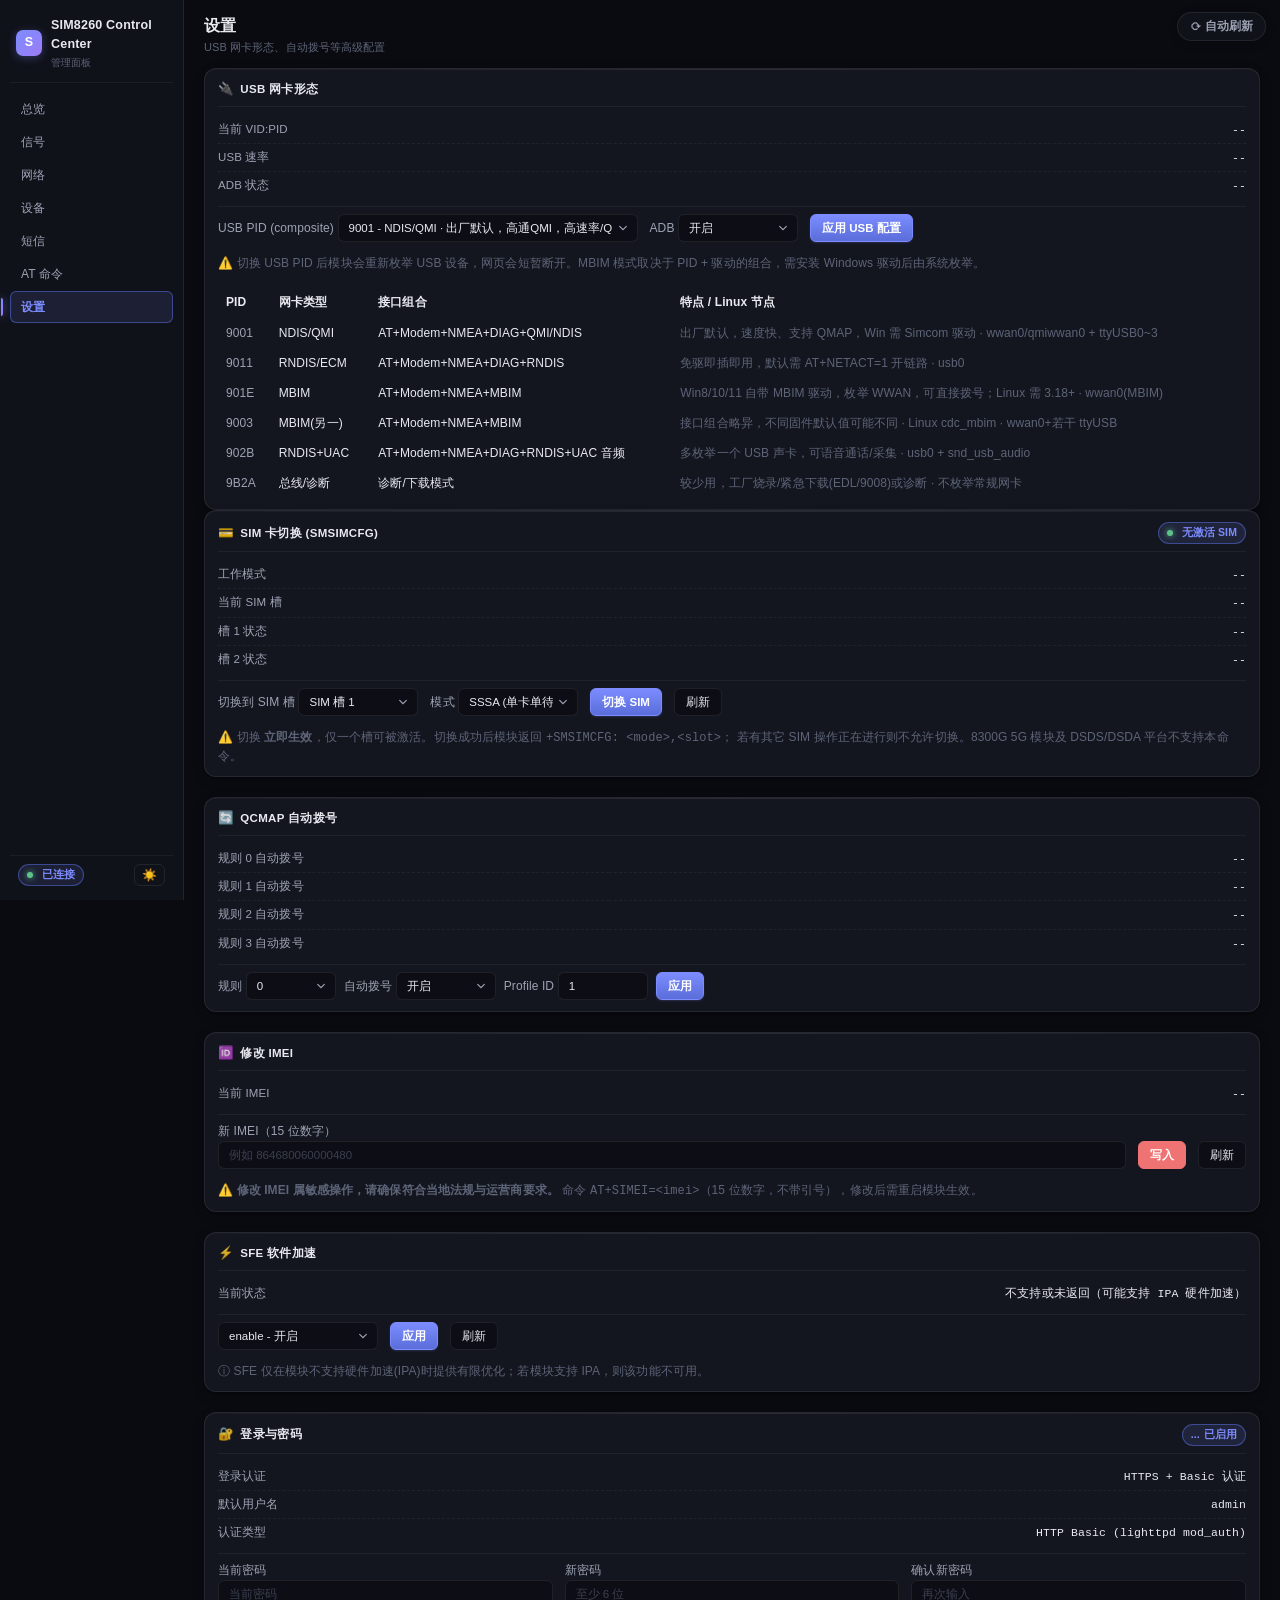
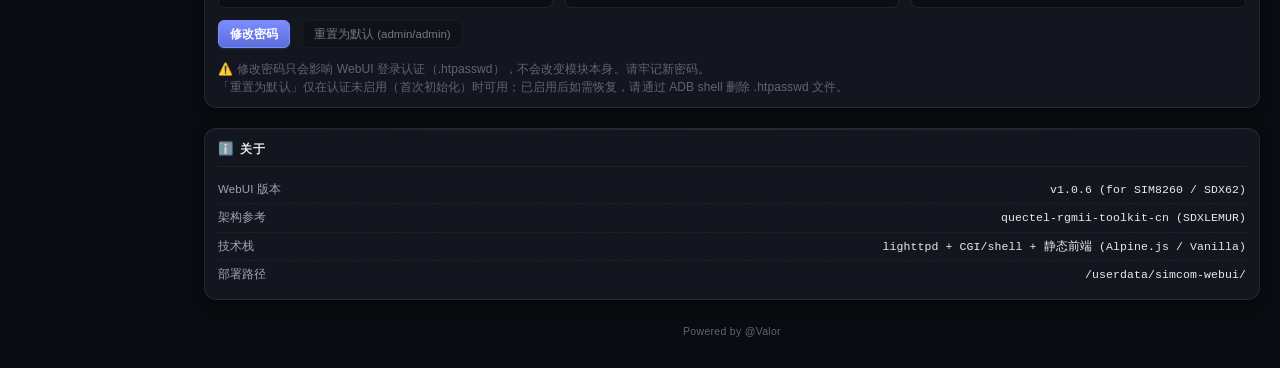
<file: www/settings.html>
<!DOCTYPE html>
<html lang="zh-CN">
<head>
  <meta charset="UTF-8" />
  <meta name="viewport" content="width=device-width, initial-scale=1.0, viewport-fit=cover" />
  <title>设置 · SIM8260</title>
  <script src="js/wb-theme.js"></script>
<link rel="stylesheet" href="css/styles.css" />
</head>
<body>

<header class="topbar">
  <div class="brand">
    <div class="brand-logo">S</div>
    <div>
      <div class="brand-title">SIM8260 Control Center</div>
      <div class="brand-subtitle">管理面板</div>
    </div>
  </div>
  <nav class="nav-tabs">
    <a href="index.html" class="nav-tab">总览</a>
    <a href="signal.html" class="nav-tab">信号</a>
    <a href="network.html" class="nav-tab">网络</a>
    <a href="device.html" class="nav-tab">设备</a>
    <a href="sms.html" class="nav-tab">短信</a>
    <a href="atcmd.html" class="nav-tab">AT 命令</a>
    <a href="settings.html" class="nav-tab active">设置</a>
  </nav>
  <div class="topbar-foot"><span class="status-pill online"><span class="status-dot"></span>已连接</span></div>
</header>

<main class="container">
  <div>
    <h1 class="page-title">设置</h1>
    <p class="page-subtitle">USB 网卡形态、自动拨号等高级配置</p>
  </div>

  <!-- USB 配置 -->
  <div class="card">
    <div class="card-header">
      <div class="card-title"><span class="icon">🔌</span> USB 网卡形态</div>
    </div>
    <table class="info-table">
      <tr><td>当前 VID:PID</td><td id="usb-pid">--</td></tr>
      <tr><td>USB 速率</td><td id="usb-speed">--</td></tr>
      <tr><td>ADB 状态</td><td id="usb-adb">--</td></tr>
    </table>
    <div class="divider"></div>
    <div style="display:flex;gap:12px;align-items:end;flex-wrap:wrap;">
      <div>
        <label style="font-size:12px;color:var(--text-secondary);">USB PID (composite)</label>
        <select class="select" id="pid-select" style="width:300px;">
          <option value="9001">9001 - NDIS/QMI · 出厂默认，高通QMI，高速率/QMAP</option>
          <option value="9011">9011 - RNDIS/ECM · 免驱，需 AT+NETACT 开链路</option>
          <option value="901E">901E - MBIM · Win8/10/11 自带，枚举 WWAN 网卡</option>
          <option value="9003">9003 - MBIM(另一组合) · Linux cdc_mbim</option>
          <option value="902B">902B - RNDIS+UAC · 带 USB 声卡</option>
          <option value="9B2A">9B2A - 诊断/下载模式 · 工厂烧录/EDL</option>
        </select>
      </div>
      <div>
        <label style="font-size:12px;color:var(--text-secondary);">ADB</label>
        <select class="select" id="adb-select" style="width:120px;">
          <option value="1">开启</option>
          <option value="0">关闭</option>
        </select>
      </div>
      <button class="btn btn-primary" onclick="applyUSB()">应用 USB 配置</button>
    </div>
    <div style="font-size:12px;color:var(--text-muted);margin-top:12px;">
      ⚠️ 切换 USB PID 后模块会重新枚举 USB 设备，网页会短暂断开。MBIM 模式取决于 PID + 驱动的组合，需安装 Windows 驱动后由系统枚举。
    </div>
    <div style="overflow-x:auto;margin-top:14px;">
      <table style="width:100%;font-size:12px;border-collapse:collapse;min-width:620px;">
        <thead>
          <tr style="color:var(--accent-primary);text-align:left;">
            <th style="padding:7px 8px;border-bottom:1px solid var(--border-color);">PID</th>
            <th style="padding:7px 8px;border-bottom:1px solid var(--border-color);">网卡类型</th>
            <th style="padding:7px 8px;border-bottom:1px solid var(--border-color);">接口组合</th>
            <th style="padding:7px 8px;border-bottom:1px solid var(--border-color);">特点 / Linux 节点</th>
          </tr>
        </thead>
        <tbody>
          <tr><td style="padding:6px 8px;border-bottom:1px solid var(--border-color);color:var(--text-secondary);">9001</td><td style="padding:6px 8px;">NDIS/QMI</td><td style="padding:6px 8px;">AT+Modem+NMEA+DIAG+QMI/NDIS</td><td style="padding:6px 8px;color:var(--text-muted);">出厂默认，速度快、支持 QMAP，Win 需 Simcom 驱动 · wwan0/qmiwwan0 + ttyUSB0~3</td></tr>
          <tr><td style="padding:6px 8px;border-bottom:1px solid var(--border-color);color:var(--text-secondary);">9011</td><td style="padding:6px 8px;">RNDIS/ECM</td><td style="padding:6px 8px;">AT+Modem+NMEA+DIAG+RNDIS</td><td style="padding:6px 8px;color:var(--text-muted);">免驱即插即用，默认需 AT+NETACT=1 开链路 · usb0</td></tr>
          <tr><td style="padding:6px 8px;border-bottom:1px solid var(--border-color);color:var(--text-secondary);">901E</td><td style="padding:6px 8px;">MBIM</td><td style="padding:6px 8px;">AT+Modem+NMEA+MBIM</td><td style="padding:6px 8px;color:var(--text-muted);">Win8/10/11 自带 MBIM 驱动，枚举 WWAN，可直接拨号；Linux 需 3.18+ · wwan0(MBIM)</td></tr>
          <tr><td style="padding:6px 8px;border-bottom:1px solid var(--border-color);color:var(--text-secondary);">9003</td><td style="padding:6px 8px;">MBIM(另一)</td><td style="padding:6px 8px;">AT+Modem+NMEA+MBIM</td><td style="padding:6px 8px;color:var(--text-muted);">接口组合略异，不同固件默认值可能不同 · Linux cdc_mbim · wwan0+若干 ttyUSB</td></tr>
          <tr><td style="padding:6px 8px;border-bottom:1px solid var(--border-color);color:var(--text-secondary);">902B</td><td style="padding:6px 8px;">RNDIS+UAC</td><td style="padding:6px 8px;">AT+Modem+NMEA+DIAG+RNDIS+UAC 音频</td><td style="padding:6px 8px;color:var(--text-muted);">多枚举一个 USB 声卡，可语音通话/采集 · usb0 + snd_usb_audio</td></tr>
          <tr><td style="padding:6px 8px;color:var(--text-secondary);">9B2A</td><td style="padding:6px 8px;">总线/诊断</td><td style="padding:6px 8px;">诊断/下载模式</td><td style="padding:6px 8px;color:var(--text-muted);">较少用，工厂烧录/紧急下载(EDL/9008)或诊断 · 不枚举常规网卡</td></tr>
        </tbody>
      </table>
    </div>
  </div>

  <!-- SIM 卡切换 -->
  <div class="card">
    <div class="card-header">
      <div class="card-title"><span class="icon">💳</span> SIM 卡切换 (SMSIMCFG)</div>
      <span class="status-pill" id="sim-pill"><span class="status-dot"></span><span id="sim-status">检查中</span></span>
    </div>
    <table class="info-table">
      <tr><td>工作模式</td><td id="sim-mode">--</td></tr>
      <tr><td>当前 SIM 槽</td><td id="sim-slot">--</td></tr>
      <tr><td>槽 1 状态</td><td id="sim-stat1">--</td></tr>
      <tr><td>槽 2 状态</td><td id="sim-stat2">--</td></tr>
    </table>
    <div class="divider"></div>
    <div style="display:flex;gap:12px;align-items:end;flex-wrap:wrap;">
      <div>
        <label style="font-size:12px;color:var(--text-secondary);">切换到 SIM 槽</label>
        <select class="select" id="sim-slot-select" style="width:120px;">
          <option value="1">SIM 槽 1</option>
          <option value="2">SIM 槽 2</option>
        </select>
      </div>
      <div>
        <label style="font-size:12px;color:var(--text-secondary);">模式</label>
        <select class="select" id="sim-mode-select" style="width:120px;">
          <option value="0">SSSA (单卡单待)</option>
          <option value="1">DSSA (双卡单待)</option>
        </select>
      </div>
      <button class="btn btn-primary" onclick="switchSim()">切换 SIM</button>
      <button class="btn" onclick="loadSim()">刷新</button>
    </div>
    <div style="font-size:12px;color:var(--text-muted);margin-top:12px;">
      ⚠️ 切换 <strong>立即生效</strong>，仅一个槽可被激活。切换成功后模块返回 <code>+SMSIMCFG: &lt;mode&gt;,&lt;slot&gt;</code>；
      若有其它 SIM 操作正在进行则不允许切换。8300G 5G 模块及 DSDS/DSDA 平台不支持本命令。
    </div>
  </div>

  <!-- 自动拨号 -->
  <div class="card" style="margin-top:20px;">
    <div class="card-header">
      <div class="card-title"><span class="icon">🔄</span> QCMAP 自动拨号</div>
    </div>
    <table class="info-table">
      <tr><td>规则 0 自动拨号</td><td id="auto-0">--</td></tr>
      <tr><td>规则 1 自动拨号</td><td id="auto-1">--</td></tr>
      <tr><td>规则 2 自动拨号</td><td id="auto-2">--</td></tr>
      <tr><td>规则 3 自动拨号</td><td id="auto-3">--</td></tr>
    </table>
    <div class="divider"></div>
    <div style="display:flex;gap:8px;align-items:end;flex-wrap:wrap;">
      <div>
        <label style="font-size:12px;color:var(--text-secondary);">规则</label>
        <select class="select" id="rule-select" style="width:90px;">
          <option value="0">0</option>
          <option value="1">1</option>
          <option value="2">2</option>
          <option value="3">3</option>
        </select>
      </div>
      <div>
        <label style="font-size:12px;color:var(--text-secondary);">自动拨号</label>
        <select class="select" id="auto-select" style="width:100px;">
          <option value="1">开启</option>
          <option value="0">关闭</option>
        </select>
      </div>
      <div>
        <label style="font-size:12px;color:var(--text-secondary);">Profile ID</label>
        <input type="number" class="input" id="profile-input" value="1" style="width:90px;" />
      </div>
      <button class="btn btn-primary" onclick="applyAutoDial()">应用</button>
    </div>
  </div>

  <!-- 修改 IMEI -->
  <div class="card" style="margin-top:20px;">
    <div class="card-header">
      <div class="card-title"><span class="icon">🆔</span> 修改 IMEI</div>
    </div>
    <table class="info-table">
      <tr><td>当前 IMEI</td><td id="imei-cur">--</td></tr>
    </table>
    <div class="divider"></div>
    <div style="display:flex;gap:12px;align-items:end;flex-wrap:wrap;">
      <div style="flex:1;min-width:200px;">
        <label style="font-size:12px;color:var(--text-secondary);">新 IMEI（15 位数字）</label>
        <input type="text" class="input" id="imei-input" placeholder="例如 864680060000480" maxlength="15" />
      </div>
      <button class="btn btn-danger" onclick="setIMEI()">写入</button>
      <button class="btn" onclick="loadIMEI()">刷新</button>
    </div>
    <div style="font-size:12px;color:var(--text-muted);margin-top:12px;">
      ⚠️ <strong>修改 IMEI 属敏感操作，请确保符合当地法规与运营商要求。</strong>
      命令 <code>AT+SIMEI=&lt;imei&gt;</code>（15 位数字，不带引号），修改后需重启模块生效。
    </div>
  </div>

  <!-- SFE 软件加速 -->
  <div class="card" style="margin-top:20px;">
    <div class="card-header">
      <div class="card-title"><span class="icon">⚡</span> SFE 软件加速</div>
    </div>
    <table class="info-table">
      <tr><td>当前状态</td><td id="sfe-status">--</td></tr>
    </table>
    <div class="divider"></div>
    <div style="display:flex;gap:12px;align-items:end;flex-wrap:wrap;">
      <select class="select" id="sfe-select" style="width:160px;">
        <option value="enable">enable - 开启</option>
        <option value="disable">disable - 关闭</option>
      </select>
      <button class="btn btn-primary" onclick="setSFE()">应用</button>
      <button class="btn" onclick="loadSFE()">刷新</button>
    </div>
    <div style="font-size:12px;color:var(--text-muted);margin-top:12px;">
      ⓘ SFE 仅在模块不支持硬件加速(IPA)时提供有限优化；若模块支持 IPA，则该功能不可用。
    </div>
  </div>

  <!-- 登录安全 -->
  <div class="card" style="margin-top:20px;">
    <div class="card-header">
      <div class="card-title"><span class="icon">🔐</span> 登录与密码</div>
      <span class="status-pill online" id="auth-pill">...
        <span id="auth-status">检查中</span>
      </span>
    </div>
    <table class="info-table">
      <tr><td>登录认证</td><td id="auth-mode">--</td></tr>
      <tr><td>默认用户名</td><td>admin</td></tr>
      <tr><td>认证类型</td><td>HTTP Basic (lighttpd mod_auth)</td></tr>
    </table>
    <div class="divider"></div>
    <div style="display:grid;grid-template-columns:repeat(3,1fr);gap:12px;">
      <div>
        <label style="font-size:12px;color:var(--text-secondary);">当前密码</label>
        <input type="password" class="input" id="pw-old" placeholder="当前密码" autocomplete="current-password" />
      </div>
      <div>
        <label style="font-size:12px;color:var(--text-secondary);">新密码</label>
        <input type="password" class="input" id="pw-new" placeholder="至少 6 位" autocomplete="new-password" />
      </div>
      <div>
        <label style="font-size:12px;color:var(--text-secondary);">确认新密码</label>
        <input type="password" class="input" id="pw-confirm" placeholder="再次输入" autocomplete="new-password" />
      </div>
    </div>
    <div style="display:flex;align-items:center;gap:12px;margin-top:12px;flex-wrap:wrap;">
      <button class="btn btn-primary" onclick="changePwd()">修改密码</button>
      <button class="btn" id="btn-reset" onclick="setDefaultPwd()">重置为默认 (admin/admin)</button>
      <span id="pw-status" style="font-size:13px;"></span>
    </div>
    <div style="font-size:12px;color:var(--text-muted);margin-top:12px;">
      ⚠️ 修改密码只会影响 WebUI 登录认证（.htpasswd），不会改变模块本身。请牢记新密码。
      <br>「重置为默认」仅在认证未启用（首次初始化）时可用；已启用后如需恢复，请通过 ADB shell 删除 .htpasswd 文件。
    </div>
  </div>

  <!-- 关于 -->
  <div class="card" style="margin-top:20px;">
    <div class="card-header">
      <div class="card-title"><span class="icon">ℹ️</span> 关于</div>
    </div>
    <table class="info-table">
      <tr><td>WebUI 版本</td><td>v1.0.6 (for SIM8260 / SDX62)</td></tr>
      <tr><td>架构参考</td><td>quectel-rgmii-toolkit-cn (SDXLEMUR)</td></tr>
      <tr><td>技术栈</td><td>lighttpd + CGI/shell + 静态前端 (Alpine.js / Vanilla)</td></tr>
      <tr><td>部署路径</td><td>/userdata/simcom-webui/</td></tr>
    </table>
  </div>

  <div class="footer">Powered by @Valor</div>
</main>

<script>
async function sendAT(cmd) {
  const r = await fetch('/cgi-bin/atcmd?cmd=' + encodeURIComponent(cmd));
  return await r.text();
}

async function loadUSB() {
  // 合并成一条批量命令：一次串口往返拿回整体配置 + USBMODE 子项。
  const all = await sendAT('AT+CUSBCFG?;+CUSBCFG=USBMODE');
  const cfg = all, mode = all;
  // 解析 CUSBCFG
  const adbM = cfg.match(/USBADB:\s*(\d+)/);
  const pidM = cfg.match(/USBID:\s*(0X)?([0-9A-F]+),(0X)?([0-9A-F]+)/i);
  if (adbM) {
    const adbOn = adbM[1] === '1';
    document.getElementById('usb-adb').textContent = adbOn ? '已开启' : '已关闭';
    document.getElementById('adb-select').value = adbOn ? '1' : '0';
  }
  if (pidM) {
    const pid = pidM[4] || pidM[2];
    document.getElementById('usb-pid').textContent = '1E0E:' + pid.toUpperCase();
    document.getElementById('pid-select').value = pid.toLowerCase();
  }
  const speedM = mode.match(/USBMODE:\s*(.+)/i);
  if (speedM) document.getElementById('usb-speed').textContent = speedM[1].trim();
}

async function applyUSB() {
  const pid = document.getElementById('pid-select').value;
  const adb = document.getElementById('adb-select').value;
  if (!confirm('将修改 USB PID 为 ' + pid + ' 并设置 ADB=' + adb + '\n切换后 USB 设备会重新枚举，网页可能断开。确定吗？')) return;
  await sendAT('AT+CUSBCFG=usbadb,' + adb);
  const r = await sendAT('AT+CUSBCFG=usbid,1e0e,' + pid);
  alert('指令已发送：\n' + r + '\n\n设备将重新枚举 USB，请稍后刷新页面。');
}

async function loadSim() {
  // 加载态
  ['sim-mode','sim-slot','sim-stat1','sim-stat2'].forEach(id => {
    const el = document.getElementById(id); if (el) el.innerHTML = '<span class="loading" style="width:11px;height:11px;"></span>';
  });
  const pill = document.getElementById('sim-pill');
  const txt = document.getElementById('sim-status');
  if (pill) pill.className = 'status-pill';
  if (txt) txt.textContent = '加载中…';
  // 手册 3.2.22 AT+SMSIMCFG?：
  //  SSSA: +SMSIMCFG: <mode>,<slot>,<stat>
  //  DSSA: +SMSIMCFG: <mode>,<slot>,<stat>  (两行，每槽一行)
  const r = await sendAT('AT+SMSIMCFG?');
  const lines = r.split('\n').map(l=>l.replace(/\r$/,'').trim())
                    .filter(l => /^\+SMSIMCFG:/.test(l));
  const statMap = { '0':'未插入', '1':'已插入并激活', '2':'已插入未激活', '3':'SIM 错误' };
  const modeMap = { '0':'SSSA（单卡单待）', '1':'DSSA（双卡单待）' };
  let mode = '--', curSlot = '--', s1 = '--', s2 = '--';
  for (const line of lines) {
    const m = line.replace(/^\+SMSIMCFG:\s*/, '').split(',');
    const mo = m[0], slot = m[1], stat = m[2];
    mode = mo;
    if (slot === '1') s1 = statMap[stat] || stat;
    if (slot === '2') s2 = statMap[stat] || stat;
    if (stat === '1') curSlot = 'SIM 槽 ' + slot;   // 激活的槽
  }
  document.getElementById('sim-mode').textContent = modeMap[mode] || mode || '--';
  document.getElementById('sim-slot').textContent = curSlot;
  document.getElementById('sim-stat1').textContent = s1;
  document.getElementById('sim-stat2').textContent = s2;
  // 确定当前激活槽以回填下拉
  const cur = lines.length ? (lines.find(l=>l.includes(',1,1')) || lines[0]).match(/,(\d+),\d+/)[1] : null;
  if (cur) document.getElementById('sim-slot-select').value = cur;
  if (mode === '0' || mode === '1') document.getElementById('sim-mode-select').value = mode;
  if (curSlot !== '--') { pill.className = 'status-pill online'; txt.textContent = curSlot.replace('SIM 槽 ','SIM'); }
  else { pill.className = 'status-pill offline'; txt.textContent = '无激活 SIM'; }
}

async function switchSim() {
  const slot = document.getElementById('sim-slot-select').value;
  const mode = document.getElementById('sim-mode-select').value;
  if (!confirm('确定切换到 SIM 槽 ' + slot + '（模式 ' + (mode==='0'?'SSSA':'DSSA') + '）？\n切换立即生效，仅一个槽激活，可能短暂脱网。')) return;
  const r = await sendAT('AT+SMSIMCFG=' + mode + ',' + slot);
  const ok = /OK/i.test(r) && !/^ERROR/i.test(r);
  alert(ok ? 'SIM 切换指令已受理：\n' + r + '\n\n切换成功后模块会返回 +SMSIMCFG: <mode>,<slot>。' : '切换指令返回异常：\n' + r);
  setTimeout(loadSim, 1500);
}

async function loadAutoDial() {
  const t = await sendAT('AT+CQCMAP="auto_connect"');
  // 实际返回 +CQCMAP: "auto_connect",<n>,<on>,<profileID>（冒号后有空格），
  // 旧代码用 '+CQCMAP:"auto_connect"'（无空格）匹配不到 → 全空。用 \s* 兼容。
  const lines = t.split('\n').map(l=>l.trim()).filter(l => /^\+CQCMAP:\s*"auto_connect"/i.test(l));
  for (const line of lines) {
    const parts = line.replace(/^\+CQCMAP:\s*"auto_connect",\s*/i, '').split(',');
    const n = parseInt(parts[0]);
    const on = parseInt(parts[1]);
    const el = document.getElementById('auto-' + n);
    if (el) el.textContent = (on === 1 ? '✅ 开启 (Profile ' + parts[2] + ')' : '❌ 关闭');
  }
}

async function applyAutoDial() {
  const rule = document.getElementById('rule-select').value;
  const auto = document.getElementById('auto-select').value;
  const pid = document.getElementById('profile-input').value;
  const r = await sendAT('AT+CQCMAP="auto_connect",' + rule + ',' + auto + ',' + pid);
  alert('指令已发送：\n' + r);
  loadAutoDial();
}

/* ============ 修改 IMEI ============ */
async function loadIMEI() {
  const el = document.getElementById('imei-cur');
  el.innerHTML = '<span class="loading" style="width:11px;height:11px;"></span>';
  const r = await sendAT('AT+CGSN');
  // 仅取纯数字行（15 位 IMEI）；部分固件返回 +CME ERROR: memory failure 时不显示错误文本
  const lines = r.split('\n').map(l=>l.replace(/\r$/,'').trim()).filter(l => /^\d{10,}$/.test(l));
  el.textContent = lines[0] || '--';
}
async function setIMEI() {
  const imei = document.getElementById('imei-input').value.trim();
  if (!/^\d{15}$/.test(imei)) { alert('请输入 15 位数字 IMEI'); return; }
  if (!confirm('确定写入新 IMEI ' + imei + '？\n⚠️ 修改 IMEI 可能违反当地法规，请确认合规。\n写入后需重启模块生效。')) return;
  const r = await sendAT('AT+SIMEI=' + imei);
  const ok = /OK/i.test(r) && !/ERROR/i.test(r);
  alert(ok ? 'IMEI 写入指令已受理（重启后生效）：\n' + r : '写入失败：\n' + r);
  loadIMEI();
}

/* ============ SFE 软件加速 ============ */
async function loadSFE() {
  const el = document.getElementById('sfe-status');
  el.innerHTML = '<span class="loading" style="width:11px;height:11px;"></span>';
  const r = await sendAT('AT+CQCMAP="SFE"');
  const m = r.match(/\+CQCMAP:\s*"SFE",\s*"?(enable|disable)"?/i);
  if (m) {
    el.textContent = m[1] === 'enable' ? '已开启 (enable)' : '已关闭 (disable)';
    document.getElementById('sfe-select').value = m[1];
  } else {
    el.textContent = '不支持或未返回（可能支持 IPA 硬件加速）';
  }
}
async function setSFE() {
  const v = document.getElementById('sfe-select').value;
  const r = await sendAT('AT+CQCMAP="SFE","' + v + '"');
  const ok = /OK/i.test(r) && !/ERROR/i.test(r);
  alert(ok ? 'SFE 已设置为 ' + v + '：\n' + r : '设置失败（模块可能支持 IPA 硬件加速，SFE 不可用）：\n' + r);
  loadSFE();
}

document.addEventListener('DOMContentLoaded', () => {
  loadUSB();
  loadAutoDial();
  loadSim();
  loadAuthStatus();
  loadIMEI();
  loadSFE();
  window.__pageRefresh = () => { loadUSB(); loadSim(); loadAuthStatus(); loadSFE(); };
});

/* ============ 登录认证 / 修改密码 ============ */
async function loadAuthStatus() {
  try {
    const r = await fetch('/cgi-bin/password?action=status');
    const t = await r.text();
    const pill = document.getElementById('auth-pill');
    const st = document.getElementById('auth-status');
    const mode = document.getElementById('auth-mode');
    if (t.includes('AUTH:ENABLED')) {
      pill.className = 'status-pill online';
      st.textContent = '已启用';
      mode.textContent = 'HTTPS + Basic 认证';
      // 已启用认证时禁用匿名重置按钮（后端也拒绝）
      const btnReset = document.getElementById('btn-reset');
      if (btnReset) {
        btnReset.disabled = true;
        btnReset.style.opacity = '0.45';
        btnReset.style.cursor = 'not-allowed';
        btnReset.title = '认证已启用，需通过 ADB shell 删除 .htpasswd 才能重置';
      }
    } else {
      pill.className = 'status-pill offline';
      st.textContent = '未启用';
      mode.textContent = '无认证（首次访问会提示设置）';
    }
  } catch (e) {
    document.getElementById('auth-status').textContent = '未知';
  }
}

async function changePwd() {
  const oldPw = document.getElementById('pw-old').value;
  const newPw = document.getElementById('pw-new').value;
  const confirmPw = document.getElementById('pw-confirm').value;
  const st = document.getElementById('pw-status');
  if (!oldPw) { st.innerHTML = '<span style="color:var(--danger)">请输入当前密码</span>'; return; }
  if (!newPw) { st.innerHTML = '<span style="color:var(--danger)">请输入新密码</span>'; return; }
  if (newPw.length < 6) { st.innerHTML = '<span style="color:var(--danger)">新密码至少 6 位</span>'; return; }
  if (newPw !== confirmPw) { st.innerHTML = '<span style="color:var(--danger)">两次输入的新密码不一致</span>'; return; }
  st.innerHTML = '<span style="color:var(--text-secondary)"><span class="loading"></span> 提交中...</span>';
  try {
    const r = await fetch('/cgi-bin/password?action=change&old=' + encodeURIComponent(oldPw) + '&new=' + encodeURIComponent(newPw));
    const t = await r.text();
    if (t.includes('OK')) {
      st.innerHTML = '<span style="color:var(--success)">✅ 密码修改成功！下次登录请使用新密码</span>';
      document.getElementById('pw-old').value = '';
      document.getElementById('pw-new').value = '';
      document.getElementById('pw-confirm').value = '';
    } else {
      st.innerHTML = '<span style="color:var(--danger)">❌ ' + escapeHtml(t.replace(/\n/g,' ')) + '</span>';
    }
  } catch (e) {
    st.innerHTML = '<span style="color:var(--danger)">请求失败：' + escapeHtml(e.message) + '</span>';
  }
}

async function setDefaultPwd() {
  if (!confirm('将密码重置为 admin/admin？\n（仅在认证未启用时可用）')) return;
  const st = document.getElementById('pw-status');
  st.innerHTML = '<span style="color:var(--text-secondary)"><span class="loading"></span> 重置中...</span>';
  try {
    const r = await fetch('/cgi-bin/password?action=reset');
    const t = await r.text();
    if (t.includes('OK')) {
      st.innerHTML = '<span style="color:var(--success)">✅ 已重置为 admin/admin</span>';
      loadAuthStatus();
    } else {
      st.innerHTML = '<span style="color:var(--danger)">❌ ' + escapeHtml(t.replace(/\n/g,' ')) + '</span>';
      loadAuthStatus();
    }
  } catch (e) {
    st.innerHTML = '<span style="color:var(--danger)">请求失败</span>';
  }
}

function escapeHtml(s) {
  return String(s||'').replace(/&/g,'&amp;').replace(/</g,'&lt;').replace(/>/g,'&gt;');
}
</script>
</body>
</html>
</file>
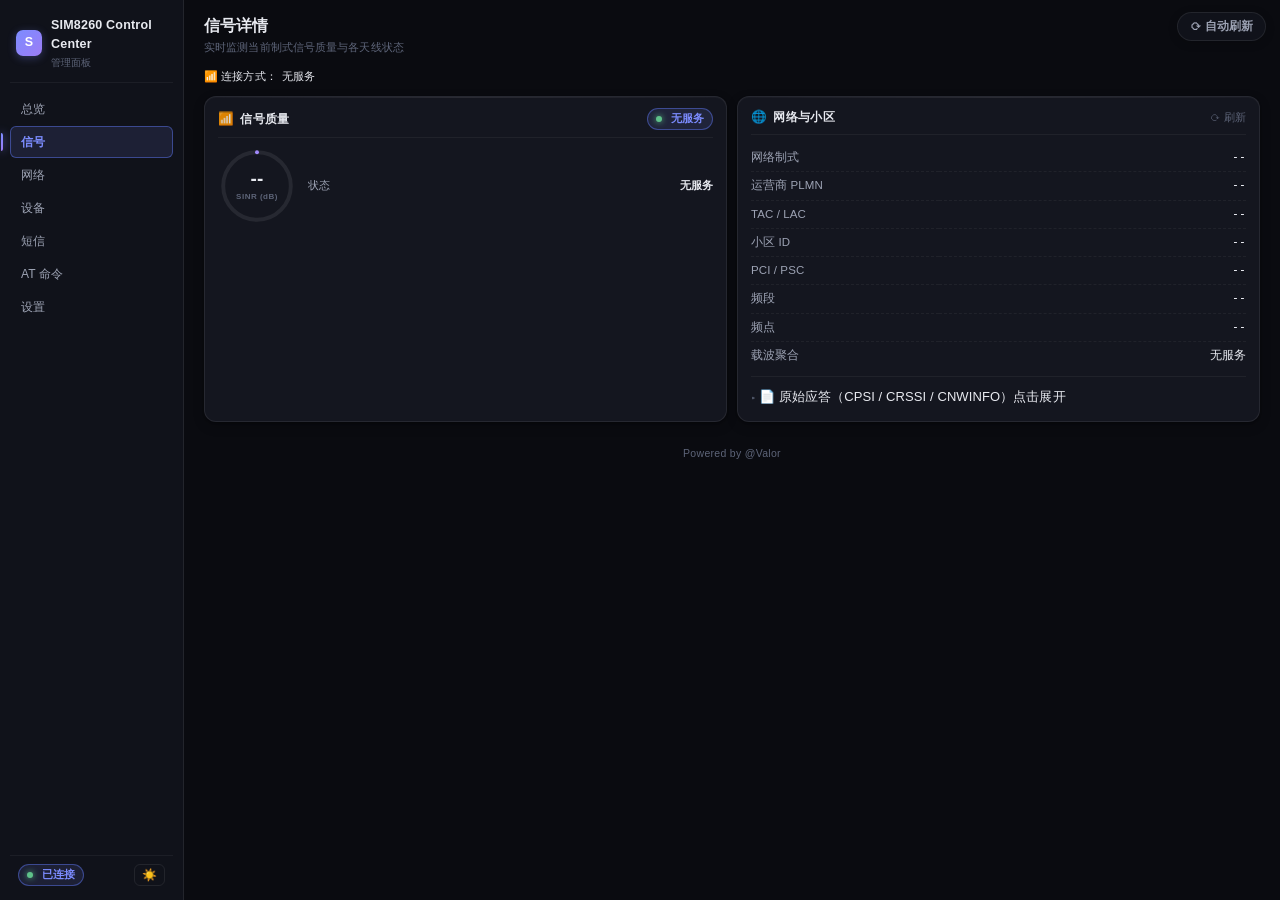
<file: www/signal.html>
<!DOCTYPE html>
<html lang="zh-CN">
<head>
  <meta charset="UTF-8" />
  <meta name="viewport" content="width=device-width, initial-scale=1.0, viewport-fit=cover" />
  <title>信号详情 · SIM8260</title>
  <script src="js/wb-theme.js"></script>
<link rel="stylesheet" href="css/styles.css" />
</head>
<body>

<header class="topbar">
  <div class="brand">
    <div class="brand-logo">S</div>
    <div>
      <div class="brand-title">SIM8260 Control Center</div>
      <div class="brand-subtitle">管理面板</div>
    </div>
  </div>
  <nav class="nav-tabs">
    <a href="index.html" class="nav-tab">总览</a>
    <a href="signal.html" class="nav-tab active">信号</a>
    <a href="network.html" class="nav-tab">网络</a>
    <a href="device.html" class="nav-tab">设备</a>
    <a href="sms.html" class="nav-tab">短信</a>
    <a href="atcmd.html" class="nav-tab">AT 命令</a>
    <a href="settings.html" class="nav-tab">设置</a>
  </nav>
  <div class="topbar-foot">
    <span class="status-pill online"><span class="status-dot"></span>已连接</span>
  </div>
</header>

<main class="container">
  <div>
    <h1 class="page-title">信号详情</h1>
    <p class="page-subtitle">实时监测当前制式信号质量与各天线状态</p>
    <p class="page-subtitle" style="color:var(--accent);margin-top:4px;">📶 连接方式：<span id="ca-status">检测中…</span></p>
  </div>

  <!-- 信号质量（合并）+ 网络与小区 -->
  <div class="grid grid-dash">
    <div class="card col-6">
      <div class="card-header">
        <div class="card-title"><span class="icon">📶</span> 信号质量</div>
        <span class="status-pill online" id="sig-pill"><span class="status-dot"></span><span id="sig-rat">检测中</span></span>
      </div>
      <div class="signal-ring-wrap">
        <div class="signal-ring">
          <svg viewBox="0 0 120 120">
            <defs>
              <linearGradient id="ringGrad" x1="0%" y1="0%" x2="100%" y2="100%">
                <stop offset="0%" stop-color="#38bdf8" />
                <stop offset="50%" stop-color="#818cf8" />
                <stop offset="100%" stop-color="#c084fc" />
              </linearGradient>
            </defs>
            <circle class="signal-ring-bg" cx="60" cy="60" r="52"></circle>
            <g class="signal-ring-ticks">
              <line x1="60" y1="4" x2="60" y2="10" />
              <line x1="113" y1="33" x2="108" y2="37" />
              <line x1="116" y1="60" x2="110" y2="60" />
              <line x1="113" y1="87" x2="108" y2="83" />
              <line x1="60" y1="116" x2="60" y2="110" />
              <line x1="7" y1="87" x2="12" y2="83" />
              <line x1="4" y1="60" x2="10" y2="60" />
              <line x1="7" y1="33" x2="12" y2="37" />
            </g>
            <circle cx="60" cy="60" r="52" fill="none" stroke="url(#ringGrad)" stroke-width="6" stroke-linecap="round"
                    stroke-dasharray="0 326.7" id="sig-ring"></circle>
          </svg>
          <div class="signal-ring-text">
            <div class="num" id="sig-main">--</div>
            <div class="lbl" id="sig-main-lbl">SINR (dB)</div>
          </div>
        </div>
        <div class="signal-detail" id="sig-detail"></div>
      </div>
      <!-- NSA 双连接时的 LTE 锚点信息 -->
      <div id="nsa-lte-wrap" style="display:none;margin-top:12px;"></div>
    </div>

    <!-- 网络与小区（移到原 4G LTE 信号块位置） -->
    <div class="card col-6">
      <div class="card-header">
        <div class="card-title"><span class="icon">🌐</span> 网络与小区</div>
        <div class="card-action" onclick="refreshSig()">⟳ 刷新</div>
      </div>
      <table class="info-table">
        <tr><td>网络制式</td><td id="nc-rat">--</td></tr>
        <tr><td>运营商 PLMN</td><td id="nc-plmn">--</td></tr>
        <tr><td>TAC / LAC</td><td id="nc-tac">--</td></tr>
        <tr><td>小区 ID</td><td id="nc-cellid">--</td></tr>
        <tr><td>PCI / PSC</td><td id="nc-pci">--</td></tr>
        <tr><td>频段</td><td id="nc-band">--</td></tr>
        <tr><td>频点</td><td id="nc-earfcn">--</td></tr>
        <tr><td>载波聚合</td><td id="nc-ca">--</td></tr>
      </table>
      <div class="divider"></div>
      <details>
        <summary style="cursor:pointer;font-size:13px;color:var(--accent);">📄 原始应答（CPSI / CRSSI / CNWINFO）点击展开</summary>
        <pre id="nc-raw" style="font-size:11px;color:var(--text-secondary);background:var(--bg-elevated,#0d1117);padding:10px;border-radius:8px;overflow:auto;max-height:240px;white-space:pre-wrap;margin-top:8px;">--</pre>
      </details>
    </div>
  </div>

  <!-- NR 各天线 -->
  <div class="card" style="margin-top:20px;" id="nr-ant-card">
    <div class="card-header">
      <div class="card-title"><span class="icon">📡</span> NR 各天线 RSSI (4×4 MIMO)</div>
      <div class="card-action" onclick="refreshSig()">⟳ 立即刷新</div>
    </div>
    <div class="antennas" style="grid-template-columns:repeat(4,1fr);">
      <div class="antenna-bar"><div class="bar"><div class="bar-fill" id="ant-nr0" style="height:0%"></div></div><div class="val" id="v-nr0">--</div><div class="name">PRX0 (主)</div></div>
      <div class="antenna-bar"><div class="bar"><div class="bar-fill" id="ant-nr1" style="height:0%"></div></div><div class="val" id="v-nr1">--</div><div class="name">DRX1</div></div>
      <div class="antenna-bar"><div class="bar"><div class="bar-fill" id="ant-nr2" style="height:0%"></div></div><div class="val" id="v-nr2">--</div><div class="name">DRX2</div></div>
      <div class="antenna-bar"><div class="bar"><div class="bar-fill" id="ant-nr3" style="height:0%"></div></div><div class="val" id="v-nr3">--</div><div class="name">DRX3</div></div>
    </div>
  </div>

  <!-- LTE 各天线 -->
  <div class="card" style="margin-top:20px;" id="lte-ant-card">
    <div class="card-header">
      <div class="card-title"><span class="icon">📡</span> LTE 各天线 RSSI</div>
    </div>
    <div class="antennas" style="grid-template-columns:repeat(4,1fr);">
      <div class="antenna-bar"><div class="bar"><div class="bar-fill" id="ant-lte0" style="height:0%"></div></div><div class="val" id="v-lte0">--</div><div class="name">PRX0 (主)</div></div>
      <div class="antenna-bar"><div class="bar"><div class="bar-fill" id="ant-lte1" style="height:0%"></div></div><div class="val" id="v-lte1">--</div><div class="name">DRX1</div></div>
      <div class="antenna-bar"><div class="bar"><div class="bar-fill" id="ant-lte2" style="height:0%"></div></div><div class="val" id="v-lte2">--</div><div class="name">DRX2</div></div>
      <div class="antenna-bar"><div class="bar"><div class="bar-fill" id="ant-lte3" style="height:0%"></div></div><div class="val" id="v-lte3">--</div><div class="name">DRX3</div></div>
    </div>
  </div>

  <div class="footer">Powered by @Valor</div>
</main>

<script>
async function sendAT(cmd) {
  const r = await fetch('/cgi-bin/atcmd?cmd=' + encodeURIComponent(cmd));
  return await r.text();
}

// ===== 工具函数 =====
function signalPct(dBm) {
  if (dBm >= -40) return 100;
  if (dBm <= -140) return 0;
  return Math.round((dBm + 140) * 100 / 100);
}
function sinrPct(s) {
  if (s >= 30) return 100;
  if (s <= -10) return 0;
  return Math.round((s + 10) * 100 / 40);
}
// RSCP（WCDMA 接收功率）映射：-70 好，-110 差
function rscpPct(r) {
  if (r >= -70) return 100;
  if (r <= -110) return 0;
  return Math.round((r + 110) * 100 / 40);
}

// 信号质量评级（综合 RSRP 与 SINR；WCDMA 传 RSCP）
function gradeSignal(rsrp, sinr) {
  if (rsrp === undefined || isNaN(rsrp)) return { t: '--', c: 'var(--text-muted)', bg: 'transparent' };
  const s = rsrp >= -80 ? 4 : rsrp >= -95 ? 3 : rsrp >= -110 ? 2 : 1;
  const n = (sinr === undefined || isNaN(sinr)) ? 4 : (sinr >= 20 ? 4 : sinr >= 10 ? 3 : sinr >= 0 ? 2 : 1);
  const score = Math.min(s, n);
  if (score >= 4) return { t: '优秀', c: '#4ade80', bg: 'rgba(74,222,128,0.15)' };
  if (score === 3) return { t: '良好', c: '#a3e635', bg: 'rgba(163,230,53,0.15)' };
  if (score === 2) return { t: '一般', c: '#fbbf24', bg: 'rgba(251,191,36,0.15)' };
  return { t: '差', c: '#f87171', bg: 'rgba(248,113,113,0.15)' };
}
function gradeHtml(rsrp, sinr) {
  const g = gradeSignal(rsrp, sinr);
  return `<span style="display:inline-block;padding:1px 8px;border-radius:9px;font-size:11px;line-height:1.35;font-weight:600;color:${g.c};background:${g.bg};">${g.t}</span>`;
}
function setRing(id, pct) {
  const c = 2 * Math.PI * 52;
  document.getElementById(id).setAttribute('stroke-dasharray', Math.round(c * pct / 100) + ' ' + c);
}

const LTE_BW = ['1.4MHz','3MHz','5MHz','10MHz','15MHz','20MHz'];
const NR_BW = ['5MHz','10MHz','15MHz','20MHz','25MHz','30MHz','35MHz','40MHz','45MHz','50MHz','60MHz','70MHz','80MHz','90MHz','100MHz','200MHz','400MHz'];
function bandLabel(b) {
  if (!b) return '--';
  const m = b.match(/BAND(\d+)/i);
  if (/NR5G/i.test(b)) return m ? ('n' + m[1]) : b;
  if (/EUTRAN/i.test(b)) return m ? ('B' + m[1]) : b;
  if (/IMT 2000/i.test(b)) return 'B1 (2100)';
  if (/IMT 800/i.test(b)) return 'B19 (800)';
  return b;
}

// ===== CPSI 解析（按制式区分，字段索引对照手册 4.2.12）=====
// 单位约定（手册 4.2.12 参数定义，勿混淆）：
//   <RSRP> / <RSRQ> / <RSSI> → 已 ×10 上报，展示前需 /10
//   <SNR>  → 取值 -23~40，即 -23.0~40.0 dB，1 单位 = 1 dB，**不能 /10**
//   <RSSNR>(LTE) → SINR，取值 0~30，整数值，同样不 /10
function num(v) { const n = parseFloat(v); return isNaN(n) ? NaN : n; }
function findPlmn(parts) {
  for (let i = 1; i < parts.length; i++) if (/^\d{3}-\d{2,3}/.test(parts[i].replace(/"/g, ''))) return i;
  return -1;
}
function parseCpsiLine(line) {
  const l = line.replace(/^\+CPSI:\s*/, '');
  const parts = l.split(',');
  const mode = (parts[0] || '').trim();

  if (mode.startsWith('NR5G_NSA')) {
    // 无 PLMN：<PCellID>,<Band>,<earfcn/ssb>,<RSRP>,<RSRQ>,<SNR>,<scs>,<NR_dl_bw>
    return {
      mode, pci: parts[1], band: parts[2], earfcn: parts[3],
      rsrp: num(parts[4]) / 10, rsrq: num(parts[5]) / 10, snr: num(parts[6]),
      dlbw: num(parts[8])
    };
  }
  if (mode.startsWith('NR5G_SA')) {
    // <MCC-MNC>,<TAC>,<SCellID>,<PCellID>,<Band>,<earfcn>,<RSRP>,<RSRQ>,<SNR>
    const m = findPlmn(parts);
    if (m < 0) return { mode };
    return {
      mode, plmn: parts[m], tac: parts[m+1], scellid: parts[m+2], pci: parts[m+3],
      band: parts[m+4], earfcn: parts[m+5],
      rsrp: num(parts[m+6]) / 10, rsrq: num(parts[m+7]) / 10, snr: num(parts[m+8])
    };
  }
  if (mode.startsWith('LTE')) {
    // <MCC-MNC>,<TAC>,<SCellID>,<PCellID>,<Band>,<earfcn>,<dlbw>,<ulbw>,<RSRQ>,<RSRP>,<RSSI>,<RSSNR>
    const m = findPlmn(parts);
    if (m < 0) return { mode };
    return {
      mode, plmn: parts[m], tac: parts[m+1], scellid: parts[m+2], pci: parts[m+3],
      band: parts[m+4], earfcn: parts[m+5],
      dlbw: num(parts[m+6]),
      rsrq: num(parts[m+8]) / 10, rsrp: num(parts[m+9]) / 10,
      rssi: num(parts[m+10]) / 10, snr: num(parts[m+11])
    };
  }
  if (mode.startsWith('WCDMA')) {
    // <MCC-MNC>,<LAC>,<Cell ID>,<Band>,<PSC>,<Freq>,<SSC>,<EC/IO>,<RSCP>,<Qual>,<RxLev>,<TXPWR>
    const m = findPlmn(parts);
    if (m < 0) return { mode };
    return {
      mode, plmn: parts[m], lac: parts[m+1], cellid: parts[m+2],
      band: parts[m+3], psc: parts[m+4], freq: parts[m+5],
      ecio: num(parts[m+7]), rscp: num(parts[m+8]), rxlev: num(parts[m+10])
    };
  }
  return { mode };
}

// ===== 渲染辅助 =====
function fmt(v, unit, digits) {
  if (v === undefined || isNaN(v)) return '--';
  return v.toFixed(digits === undefined ? 1 : digits) + unit;
}
function fmtInt(v, unit) {
  if (v === undefined || isNaN(v)) return '--';
  return Math.round(v) + unit;
}

async function refreshSig() {
  const all = await sendAT('AT+CPSI?;+CRSSI?;+CNWINFO?');
  const hasErr = /^ERROR/i.test(all.trim()) || !all.trim();

  // 无返回：全部复位
  if (hasErr) {
    document.getElementById('sig-main').textContent = '--';
    document.getElementById('sig-main-lbl').textContent = 'SINR (dB)';
    document.getElementById('sig-detail').innerHTML = '';
    document.getElementById('nsa-lte-wrap').style.display = 'none';
    document.getElementById('sig-rat').textContent = '无数据';
    const caEl = document.getElementById('ca-status'); if (caEl) caEl.textContent = '无数据（接口无返回）';
    ['nc-rat','nc-plmn','nc-tac','nc-cellid','nc-pci','nc-band','nc-earfcn','nc-ca'].forEach(id => { const el = document.getElementById(id); if (el) el.textContent = '--'; });
    document.getElementById('nc-raw').textContent = '--';
    return;
  }

  const cpsiLines = all.split('\n').map(l => l.trim()).filter(l => l.startsWith('+CPSI:'));
  const rlines = all.split('\n').map(l => l.trim()).filter(l => l.startsWith('+CRSSI:'));

  const parsed = cpsiLines.map(parseCpsiLine);
  const nr = parsed.find(p => p.mode.startsWith('NR5G'));
  const lte = parsed.find(p => p.mode.startsWith('LTE'));
  const wcdma = parsed.find(p => p.mode.startsWith('WCDMA'));

  const hasNR = !!nr;
  const hasNRSA = !!nr && nr.mode.startsWith('NR5G_SA');
  const hasLTE = !!lte;
  const hasWCDMA = !!wcdma;
  const isNSA = hasNR && hasLTE;   // EN-DC 双连接

  // 主制式标签
  const pill = document.getElementById('sig-pill');
  const ratEl = document.getElementById('sig-rat');
  let caTxt = '未聚合';
  if (isNSA) { ratEl.textContent = '5G NSA'; caTxt = 'EN-DC 双连接 (4G+5G)'; pill.className = 'status-pill online'; }
  else if (hasNRSA) { ratEl.textContent = '5G SA'; caTxt = '5G 独立组网 (SA)'; pill.className = 'status-pill online'; }
  else if (hasLTE) { ratEl.textContent = '4G LTE'; caTxt = 'LTE 单载波'; pill.className = 'status-pill online'; }
  else if (hasWCDMA) { ratEl.textContent = '3G WCDMA'; caTxt = 'WCDMA (3G)'; pill.className = 'status-pill online'; }
  else { ratEl.textContent = '无服务'; caTxt = '无服务'; pill.className = 'status-pill offline'; }

  const caEl = document.getElementById('ca-status');
  if (caEl) caEl.textContent = caTxt;

  // ===== 填充「信号质量」主卡（合并 NR/LTE/WCDMA）=====
  const detail = document.getElementById('sig-detail');
  const mainEl = document.getElementById('sig-main');
  const lblEl = document.getElementById('sig-main-lbl');
  let html = '';
  let mainVal = '--', mainPct = 0, mainLbl = 'SINR (dB)';

  if (isNSA) {
    // NSA：环显示 NR 的 SNR，正文显示 NR 指标 + 下方 LTE 锚点
    mainLbl = 'SNR (dB)';
    mainVal = fmtInt(nr.snr, '');
    mainPct = isNaN(nr.snr) ? 0 : sinrPct(nr.snr);
    html += '<div class="signal-row"><span class="k">质量评级</span><span class="v">' + gradeHtml(nr.rsrp, nr.snr) + '</span></div>';
    html += '<div class="signal-row"><span class="k">RSRP</span><span class="v">' + fmt(nr.rsrp, ' dBm') + '</span></div>';
    html += '<div class="signal-row"><span class="k">RSRQ</span><span class="v">' + fmt(nr.rsrq, ' dB') + '</span></div>';
    html += '<div class="signal-row"><span class="k">SNR</span><span class="v">' + fmtInt(nr.snr, ' dB') + '</span></div>';
    html += '<div class="signal-row"><span class="k">带宽</span><span class="v">' + (isNaN(nr.dlbw) ? '--' : (NR_BW[nr.dlbw] || nr.dlbw)) + '</span></div>';
    html += '<div class="signal-row"><span class="k">频段</span><span class="v">' + bandLabel(nr.band) + '</span></div>';
    // LTE 锚点子块
    const nsaWrap = document.getElementById('nsa-lte-wrap');
    nsaWrap.style.display = 'block';
    nsaWrap.innerHTML =
      '<div class="sig-subhead">📡 LTE 锚点（EN-DC）</div>' +
      '<div class="signal-detail" style="gap:3px;">' +
      '<div class="signal-row"><span class="k">RSRP</span><span class="v">' + fmt(lte.rsrp, ' dBm') + '</span></div>' +
      '<div class="signal-row"><span class="k">RSRQ</span><span class="v">' + fmt(lte.rsrq, ' dB') + '</span></div>' +
      '<div class="signal-row"><span class="k">SINR</span><span class="v">' + fmtInt(lte.snr, ' dB') + '</span></div>' +
      '<div class="signal-row"><span class="k">带宽</span><span class="v">' + (isNaN(lte.dlbw) ? '--' : (LTE_BW[lte.dlbw] || lte.dlbw)) + '</span></div>' +
      '<div class="signal-row"><span class="k">频段</span><span class="v">' + bandLabel(lte.band) + '</span></div>' +
      '</div>';
  } else if (hasNRSA) {
    // 5G SA：仅 NR
    mainLbl = 'SNR (dB)';
    mainVal = fmtInt(nr.snr, '');
    mainPct = isNaN(nr.snr) ? 0 : sinrPct(nr.snr);
    html += '<div class="signal-row"><span class="k">质量评级</span><span class="v">' + gradeHtml(nr.rsrp, nr.snr) + '</span></div>';
    html += '<div class="signal-row"><span class="k">RSRP</span><span class="v">' + fmt(nr.rsrp, ' dBm') + '</span></div>';
    html += '<div class="signal-row"><span class="k">RSRQ</span><span class="v">' + fmt(nr.rsrq, ' dB') + '</span></div>';
    html += '<div class="signal-row"><span class="k">SNR</span><span class="v">' + fmtInt(nr.snr, ' dB') + '</span></div>';
    html += '<div class="signal-row"><span class="k">频段</span><span class="v">' + bandLabel(nr.band) + '</span></div>';
    document.getElementById('nsa-lte-wrap').style.display = 'none';
  } else if (hasLTE) {
    // 4G：仅 LTE
    mainLbl = 'SINR (dB)';
    mainVal = fmtInt(lte.snr, '');
    mainPct = isNaN(lte.snr) ? 0 : sinrPct(lte.snr);
    html += '<div class="signal-row"><span class="k">质量评级</span><span class="v">' + gradeHtml(lte.rsrp, lte.snr) + '</span></div>';
    html += '<div class="signal-row"><span class="k">RSRP</span><span class="v">' + fmt(lte.rsrp, ' dBm') + '</span></div>';
    html += '<div class="signal-row"><span class="k">RSRQ</span><span class="v">' + fmt(lte.rsrq, ' dB') + '</span></div>';
    html += '<div class="signal-row"><span class="k">RSSI</span><span class="v">' + fmt(lte.rssi, ' dBm') + '</span></div>';
    html += '<div class="signal-row"><span class="k">带宽</span><span class="v">' + (isNaN(lte.dlbw) ? '--' : (LTE_BW[lte.dlbw] || lte.dlbw)) + '</span></div>';
    html += '<div class="signal-row"><span class="k">频段</span><span class="v">' + bandLabel(lte.band) + '</span></div>';
    document.getElementById('nsa-lte-wrap').style.display = 'none';
  } else if (hasWCDMA) {
    // 3G：WCDMA（RSCP / Ec/Io / RxLev）
    mainLbl = 'RSCP (dBm)';
    mainVal = fmt(wcdma.rscp, '', 1);
    mainPct = isNaN(wcdma.rscp) ? 0 : rscpPct(wcdma.rscp);
    html += '<div class="signal-row"><span class="k">质量评级</span><span class="v">' + gradeHtml(wcdma.rscp, undefined) + '</span></div>';
    html += '<div class="signal-row"><span class="k">RSCP</span><span class="v">' + fmt(wcdma.rscp, ' dBm') + '</span></div>';
    html += '<div class="signal-row"><span class="k">Ec/Io</span><span class="v">' + fmt(wcdma.ecio, ' dB') + '</span></div>';
    html += '<div class="signal-row"><span class="k">RxLev</span><span class="v">' + fmtInt(wcdma.rxlev, '') + '</span></div>';
    html += '<div class="signal-row"><span class="k">频段</span><span class="v">' + bandLabel(wcdma.band) + '</span></div>';
    document.getElementById('nsa-lte-wrap').style.display = 'none';
  } else {
    mainVal = '--'; mainPct = 0;
    html += '<div class="signal-row"><span class="k">状态</span><span class="v">无服务</span></div>';
    document.getElementById('nsa-lte-wrap').style.display = 'none';
  }
  detail.innerHTML = html;
  mainEl.textContent = mainVal;
  lblEl.textContent = mainLbl;
  setRing('sig-ring', mainPct);

  // ===== CRSSI 天线 =====
  const renderAnt = (prefix, line) => {
    const parts = line.replace(/^\+CRSSI:\s*/, '').split(',');
    for (let i = 0; i < 4; i++) {
      const bar = document.getElementById('ant-' + prefix + i);
      const val = document.getElementById('v-' + prefix + i);
      if (!bar) continue;
      const v = parseInt(parts[i + 1]);
      if (isNaN(v) || v >= 0) { val.textContent = '--'; bar.style.height = '0%'; }
      else { val.textContent = v + ' dBm'; bar.style.height = signalPct(v) + '%'; }
    }
  };
  for (const line of rlines) {
    const rat = (line.replace(/^\+CRSSI:\s*/, '').split(',')[0] || '').trim();
    if (/NR/i.test(rat)) renderAnt('nr', line);
    else if (/LTE/i.test(rat)) renderAnt('lte', line);
  }
  // 天线卡显示/隐藏
  const nrAntCard = document.getElementById('nr-ant-card');
  const lteAntCard = document.getElementById('lte-ant-card');
  if (nrAntCard) nrAntCard.style.display = (hasNR) ? '' : 'none';
  if (lteAntCard) lteAntCard.style.display = (hasLTE) ? '' : 'none';

  // ===== 网络与小区详情（主服务小区）=====
  const main = nr || lte || wcdma;
  if (main) {
    document.getElementById('nc-rat').textContent = main.mode || '--';
    document.getElementById('nc-plmn').textContent = (main.plmn || '').replace(/"/g, '') || '--';
    document.getElementById('nc-tac').textContent = main.tac || main.lac || '--';
    document.getElementById('nc-cellid').textContent = main.scellid || main.cellid || '--';
    document.getElementById('nc-pci').textContent = main.pci || main.psc || '--';
    document.getElementById('nc-band').textContent = bandLabel(main.band);
    document.getElementById('nc-earfcn').textContent = main.earfcn || main.freq || '--';
  }
  document.getElementById('nc-ca').textContent = caTxt;

  // ===== 原始应答 =====
  const rawClean = all.split('\n').map(l => l.replace(/\r$/, ''))
                    .filter(l => l.trim() && !/^AT/.test(l) && l.trim() !== 'OK' && l.trim() !== 'ERROR')
                    .join('\n');
  document.getElementById('nc-raw').textContent = rawClean || '--';
}

document.addEventListener('DOMContentLoaded', () => {
  refreshSig();
  // 注册给右上角「自动刷新」开关（默认关闭）
  window.__pageRefresh = refreshSig;
});
</script>
</body>
</html>
</file>
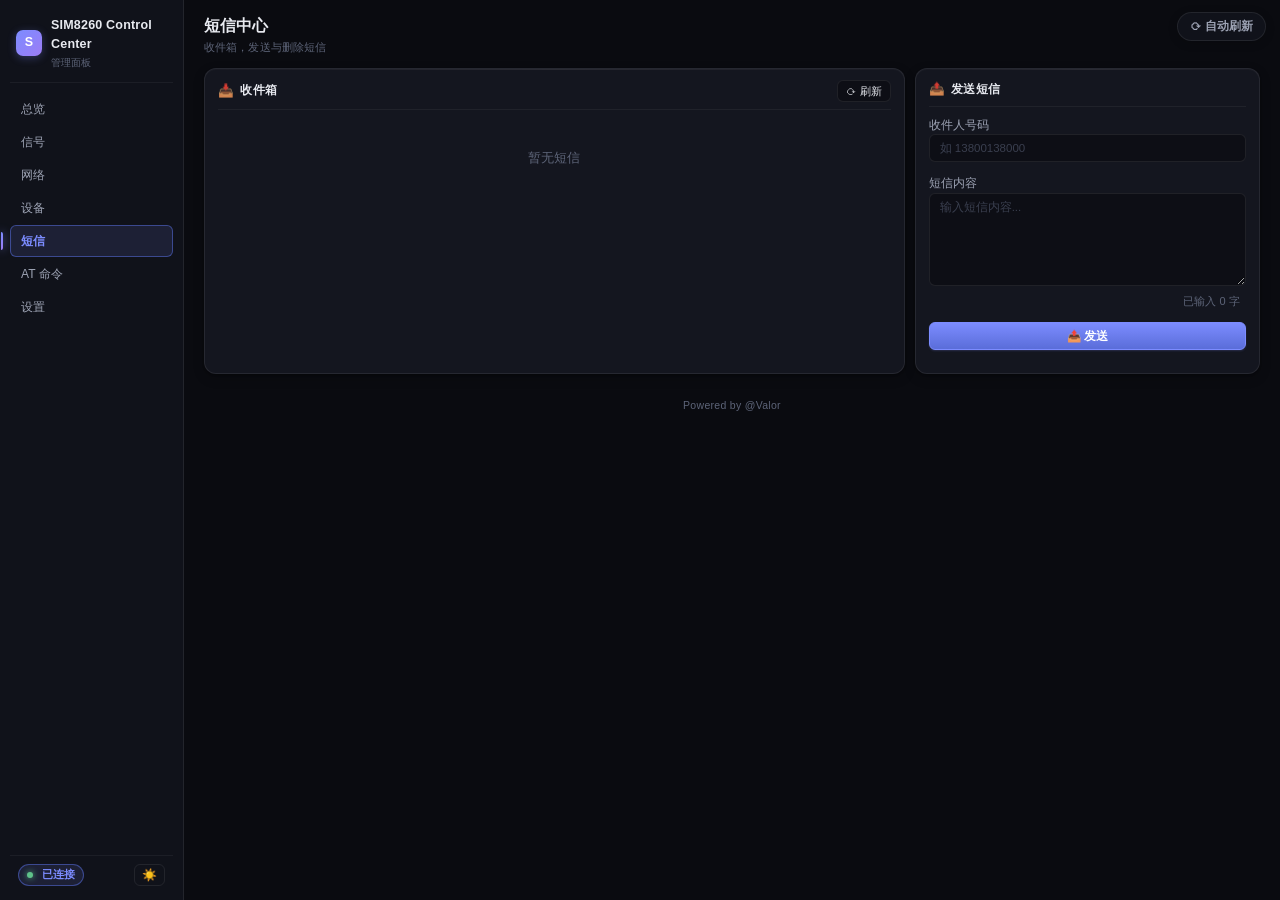
<file: www/sms.html>
<!DOCTYPE html>
<html lang="zh-CN">
<head>
  <meta charset="UTF-8" />
  <meta name="viewport" content="width=device-width, initial-scale=1.0, viewport-fit=cover" />
  <title>短信 · SIM8260</title>
  <script src="js/wb-theme.js"></script>
<link rel="stylesheet" href="css/styles.css" />
</head>
<body>

<header class="topbar">
  <div class="brand">
    <div class="brand-logo">S</div>
    <div>
      <div class="brand-title">SIM8260 Control Center</div>
      <div class="brand-subtitle">管理面板</div>
    </div>
  </div>
  <nav class="nav-tabs">
    <a href="index.html" class="nav-tab">总览</a>
    <a href="signal.html" class="nav-tab">信号</a>
    <a href="network.html" class="nav-tab">网络</a>
    <a href="device.html" class="nav-tab">设备</a>
    <a href="sms.html" class="nav-tab active">短信</a>
    <a href="atcmd.html" class="nav-tab">AT 命令</a>
    <a href="settings.html" class="nav-tab">设置</a>
  </nav>
  <div class="topbar-foot"><span class="status-pill online"><span class="status-dot"></span>已连接</span></div>
</header>

<main class="container">
  <div>
    <h1 class="page-title">短信中心</h1>
    <p class="page-subtitle">收件箱，发送与删除短信</p>
  </div>

  <div class="grid grid-dash">
    <!-- 收件箱 -->
    <div class="card col-8">
      <div class="card-header">
        <div class="card-title"><span class="icon">📥</span> 收件箱</div>
        <button class="btn btn-sm" onclick="loadSMS()">⟳ 刷新</button>
      </div>
      <div id="sms-list">
        <div style="text-align:center;color:var(--text-muted);padding:20px;">
          <div class="loading" style="width:24px;height:24px;margin:0 auto 10px;"></div>
          加载中...
        </div>
      </div>
    </div>

    <!-- 发短信 -->
    <div class="card col-4">
      <div class="card-header">
        <div class="card-title"><span class="icon">📤</span> 发送短信</div>
      </div>
      <div style="display:flex;flex-direction:column;gap:12px;">
        <div>
          <label style="font-size:12px;color:var(--text-secondary);">收件人号码</label>
          <input type="text" class="input" id="sms-num" placeholder="如 13800138000" />
        </div>
        <div>
          <label style="font-size:12px;color:var(--text-secondary);">短信内容</label>
          <textarea class="input" id="sms-msg" rows="5" placeholder="输入短信内容..."
                    style="resize:vertical;" oninput="updateCount()"></textarea>
          <div style="font-size:11px;color:var(--text-muted);text-align:right;margin-top:2px;">
            已输入 <span id="sms-count">0</span> 字<span id="sms-enc" style="margin-left:6px;"></span>
          </div>
        </div>
        <button class="btn btn-primary" onclick="sendSMS()">📤 发送</button>
        <div id="sms-status" style="font-size:12px;"></div>
      </div>
    </div>
  </div>

  <div class="footer">Powered by @Valor</div>
</main>

<!-- 短信详情弹窗 -->
<div class="modal-overlay" id="sms-modal">
  <div class="modal">
    <div class="modal-header">
      <div class="modal-title">短信详情</div>
      <button class="modal-close" onclick="closeModal()">×</button>
    </div>
    <div id="sms-modal-body"></div>
  </div>
</div>

<script>
// 编码判定（与后端 cgi-bin/sms 的发送策略保持一致）：
//   纯 ASCII → GSM 7-bit，单条上限 160 字符
//   含中文/表情 → UCS2，单条上限 70 字符
function smsIsAscii(s) { return !/[^\x00-\x7F]/.test(s); }
function smsMaxLen(s) { return smsIsAscii(s) ? 160 : 70; }
function updateCount() {
  const v = document.getElementById('sms-msg').value;
  const max = smsMaxLen(v);
  const cnt = document.getElementById('sms-count');
  const enc = document.getElementById('sms-enc');
  cnt.textContent = v.length + ' / ' + max;
  cnt.style.color = v.length > max ? 'var(--danger)' : '';
  if (enc) enc.textContent = v.length ? (smsIsAscii(v) ? '· GSM 7-bit' : '· UCS2 中文') : '';
}

async function fetchSMS() {
  const r = await fetch('/cgi-bin/sms?action=list');
  return await r.text();
}

// ============================================================
// PDU 模式短信解析 + 长短信分片重组（GSM 03.40）
// 后端 sms list 已改用 CMGF=0 输出 +CMGL: <idx>,<stat>,,<len>\n<pduhex>
// 这里解析 PDU，识别 TP-UDH 中的 concatenated(IEI=00) 信息，
// 把被拆分的同一条长短信按「引用号」重组为一条。
// ============================================================

// 16 进制半字节地址解码：OA/DA 地址以 semi-octet(BCD) 存储，
// 每字节的低 4 位是第一个数字、高 4 位是第二个数字，遇 0xF(15) 填充则跳过。
// 例："0190F9" -> 10 09 (9) -> "10099"
function decodeAddrBcd(hex) {
  let s = '';
  for (let i = 0; i + 2 <= hex.length; i += 2) {
    const b = parseInt(hex.substr(i, 2), 16);
    const lo = b & 0x0F, hi = (b >> 4) & 0x0F;
    if (lo !== 15) s += lo;
    if (hi !== 15) s += hi;
  }
  return s;
}
// SCTS 7字节时间戳：每字节 BCD 编码但两个半字节（nibble）顺序颠倒
// 解码只需把每字节的两个十六进制字符位置交换即可还原正常顺序。
// 例：字节 0x62 的两个 nibble 交换后 = "26"（2026 年的后两位）。
function smsDecodeScts(hex) {
  if (hex.length < 14) return '';
  const sw = (h) => h[1] + h[0];   // 交换两个十六进制字符位置
  const y2 = sw(hex.substr(0,2)), mo = sw(hex.substr(2,2)), d = sw(hex.substr(4,2)),
        hh = sw(hex.substr(6,2)), mi = sw(hex.substr(8,2)), ss = sw(hex.substr(10,2));
  // 第 7 字节为时区（BCD 符号+半小时数），此处忽略
  return y2 + '/' + mo + '/' + d + ' ' + hh + ':' + mi + ':' + ss;
}

// 解析一条 SMS-DELIVER PDU，返回 {num,time,dcs,is7bit,ref,total,seq,bodyHex}
function parseSmsPdu(pduHex) {
  const p = pduHex.toUpperCase();
  let pos = 0;
  // 1. SMSC 地址长度（字节）
  const smscLen = parseInt(p.substr(pos, 2), 16); pos += 2;
  pos += smscLen * 2; // 跳过 SMSC 地址本身
  if (p.length - pos < 2) return null;
  // 2. 首字节 TPDU(从 bits0-1=MTI, bit6=UDHI)
  const first = parseInt(p.substr(pos, 2), 16); pos += 2;
  const mti = first & 0x03;
  const udhi = (first & 0x40) !== 0;
  // 只处理 SMS-DELIVER(MTI=00)。SMS-STATUS(02)/SUBMIT 忽略或尽量解析
  // 3. OA 地址
  let num = '';
  if (mti === 0) { // SMS-DELIVER
    const oalen = parseInt(p.substr(pos, 2), 16); pos += 2;   // 地址半字节数(不含TON/NPI)
    const tonnpi = p.substr(pos, 2); pos += 2;                 // TON/NPI 1字节
    // 地址字节数 = ceil(oalen/2)。最后一个半字节为 0xF 填充。
    const addrBytes = Math.ceil(oalen / 2);
    const addrHex = p.substr(pos, addrBytes * 2); pos += addrBytes * 2;
    num = decodeAddrBcd(addrHex);   // BCD 半字节反转解码，遇 F 忽略
    // PID
    pos += 2;
    // DCS
    const dcsHex = p.substr(pos, 2); pos += 2;
    const dcs = parseInt(dcsHex, 16);
    // SCTS
    const scts = smsDecodeScts(p.substr(pos, 14)); pos += 14;
    // UDL
    const udl = parseInt(p.substr(pos, 2), 16); pos += 2;
    let ud = p.substr(pos, udl * 2); // 完整 TP-UD
    let ref = null, total = null, seq = null, bodyHex = ud;
    if (udhi && ud.length >= 2) {
      // 解析 UDH
      const udhLen = parseInt(ud.substr(0, 2), 16);
      const ieHex = ud.substr(2, udhLen * 2);
      bodyHex = ud.substr(2 + udhLen * 2);
      // 找 IEI=00 (concatenated 8bit)
      let i = 0;
      while (i + 4 <= ieHex.length) {
        const iei = ieHex.substr(i, 2);
        const iedl = parseInt(ieHex.substr(i + 2, 2), 16);
        const data = ieHex.substr(i + 4, iedl * 2);
        if (iei === '00' && iedl >= 3) {
          ref = parseInt(data.substr(0, 2), 16);
          total = parseInt(data.substr(2, 2), 16);
          seq = parseInt(data.substr(4, 2), 16);
          break;
        }
        i += 4 + iedl * 2;
      }
    }
    // GSM 03.38 DCS 判断字母表：
    //  通用数据编码组(bits7-4=0000, DCS 0x00~0x0F)：bits2-1 决定 00=7bit,01=8bit,10=UCS2,11=保留
    //  其它编码组(0x10~0x3F 消息类等)：缺省 GSM 7bit
    const is7bit = (dcs & 0xF0) === 0x00 ? ((dcs & 0x0C) === 0x00) : true;
    return { num, time: scts, dcs, is7bit, ref, total, seq, bodyHex };
  }
  return null;
}

// 按 dcs 解码正文 hex：UCS2(0x08 或 0x18 等) 每 4hex=1字符；7bit 需解压
function smsDecodeBody(bodyHex, is7bit, dcs) {
  if (!bodyHex) return '';
  if (!is7bit) {
    // UCS2 / 8bit：每 4 hex = 1 字符（UCS2-16）
    let out = '';
    for (let i = 0; i + 4 <= bodyHex.length; i += 4) {
      out += String.fromCodePoint(parseInt(bodyHex.substr(i, 4), 16));
    }
    return out;
  }
  // GSM 7bit：按 GSM 03.38 解压（每 8 字节存 7 个 7-bit 字符，低位先行）
  const bytes = [];
  for (let i = 2; i < bodyHex.length; i += 2) bytes.push(parseInt(bodyHex.substr(i - 2, 2), 16));
  return smsDecode72bit(bytes);
}
function smsDecode72bit(bytes) {
  const GSM = "@{{{{{*@@@@@@}(|_{^^}~~~~`@@@@@@@@@@@@@@@@@...}@@@@@@@@@@@@!!!...";
  // 简化：标准 GSM 7bit 字母表，直接按位拼
  let bits = '';
  for (const b of bytes) bits += b.toString(2).padStart(8, '0');
  // LSB-first: 需反转每字节位序
  let lsb = '';
  for (const b of bytes) lsb += Array.from(b.toString(2).padStart(8,'0')).reverse().join('');
  let out = '';
  for (let i = 0; i + 7 <= lsb.length; i += 7) {
    const v = parseInt(lsb.substr(i, 7), 2);
    if (v === 0x00) continue; // 填充 0 结尾前终止
    out += gsm7Char(v);
  }
  return out;
}
function gsm7Char(v) {
  const map = "@£$¥èéùìòÇ\nØø\rÅåΔ_ΦΓΛΩΠΨΣΘΞ\x1bÆæßÉ !\"#¤%&'()*+,-./0123456789:;<=>?¡ABCDEFGHIJKLMNOPQRSTUVWXYZÄÖÑÜ§¿abcdefghijklmnopqrstuvwxyzäöñüà";
  return map[v] || '';
}

// 把后端返回的 PDU 文本解析为条目数组
function parseSmsList(raw) {
  const lines = raw.split('\n').map(l => l.replace(/\r$/, '').trim()).filter(Boolean);
  const rawParts = [];
  for (let i = 0; i < lines.length; i++) {
    const m = lines[i].match(/^\+CMGL:\s*(\d+),(\d+.*?)$/);
    if (m) {
      const idx = m[1];
      // PDU 在下一行（或连着）；收集直到下一个 +CMGL 或文件尾
      let pdu = '';
      for (let j = i + 1; j < lines.length; j++) {
        if (/^\+CMGL:/.test(lines[j])) break;
        if (/^[0-9a-fA-F]+$/.test(lines[j])) { pdu += lines[j]; }
      }
      rawParts.push({ index: idx, statRaw: m[2], pdu });
    }
  }
  // 解析每条
  return rawParts.map(r => {
    const parsed = r.pdu ? parseSmsPdu(r.pdu) : null;
    if (!parsed) return null;
    const statNum = parseInt(r.statRaw, 10);
    return Object.assign({ index: r.index, stat: isNaN(statNum) ? r.statRaw : String(statNum), unread: statNum === 0 }, parsed);
  }).filter(Boolean);
}

// 重组分片：按 num+ref 分组，段号排序，拼接 bodyHex 后整体解码
function reassembleSmsParts(parts) {
  const final = [];
  const groups = {};
  const singles = [];
  for (const p of parts) {
    if (p.ref != null && p.total > 1) {
      const key = p.num + '|' + p.ref;
      groups[key] = groups[key] || [];
      groups[key].push(p);
    } else {
      singles.push(p);
    }
  }
  for (const key in groups) {
    const g = groups[key];
    // 必须集齐全部段才合并
    if (g.length >= Math.max(...g.map(x=>x.total))) {
      g.sort((a,b) => a.seq - b.seq);
      const first = g[0];
      const allBody = g.map(x => x.bodyHex).join('');
      final.push({
        index: g.map(x=>x.index).join(','),
        num: first.num,
        time: first.time,
        stat: first.stat,
        unread: first.unread,
        text: smsDecodeBody(allBody, first.is7bit, first.dcs)
      });
    } else {
      // 段不完整，逐条显示原始（不合并）
      for (const x of g) final.push({ index: x.index, num: x.num, time: x.time, stat: x.stat, unread: x.unread, text: x.bodyHex });
    }
  }
  for (const s of singles) {
    final.push({ index: s.index, num: s.num, time: s.time, stat: s.stat, unread: s.unread, text: smsDecodeBody(s.bodyHex, s.is7bit, s.dcs) });
  }
  // 按首段 index 稳定排序
  final.sort((a,b) => parseInt(a.index) - parseInt(b.index));
  return final;
}

// 文本模式回退解析（旧格式，后端如回到 CMGF=1 时使用）
function parseSmsListText(raw) {
  const lines = raw.split('\n').map(l=>l.trim()).filter(l=>l.length>0);
  const msgs = [];
  let current = null;
  for (const line of lines) {
    if (line.startsWith('+CMGL:')) {
      if (current) { current.text = decodeSmsText(current.text); msgs.push(current); }
      const body = line.replace('+CMGL:', '');
      const parts = body.split(',');
      current = { index: parts[0].trim(), stat: (parts[1]||'').replace(/"/g,'').trim(), num: (parts[2]||'').replace(/"/g,'').trim(), time: (parts[4]||'').replace(/"/g,'').trim(), text: '' };
    } else if (current && !line.startsWith('+CMGL:') && line !== 'OK' && line !== 'ERROR') {
      current.text += (current.text ? ' ' : '') + line;
    }
  }
  if (current) { current.text = decodeSmsText(current.text); msgs.push(current); }
  return msgs;
}

async function loadSMS() {
  const el = document.getElementById('sms-list');
  el.innerHTML = '<div style="text-align:center;color:var(--text-muted);padding:20px;"><div class="loading" style="width:24px;height:24px;margin:0 auto 10px;"></div>加载中...</div>';
  const text = await fetchSMS();
  // 识别后端输出是 PDU 模式还是文本模式
  const isPdu = /^\+CMGL:\s*\d+,\d/.test(text.trim());
  let msgs;
  if (isPdu) {
    // ---- PDU 模式：解析分片并重组（同一引用号的多条合并成一条完整短信）----
    const parts = parseSmsList(text);
    msgs = reassembleSmsParts(parts);
  } else {
    // ---- 文本模式（旧/异常回退）----
    msgs = parseSmsListText(text);
  }

  if (msgs.length === 0) {
    el.innerHTML = '<div style="text-align:center;color:var(--text-muted);padding:30px;">暂无短信</div>';
    return;
  }

  // 渲染
  // 注意：绝不要在 onclick 属性里内联拼接短信正文/号码 —— 正文可能含双引号、
  // 换行、</div> 等，转义不当时会提前截断属性（旧 bug：合并短信点了没反应）。
  // 改为用 data-* 携带数组下标 + 渲染后 addEventListener 绑定，彻底规避转义。
  window.__smsMsgs = msgs;
  let html = '';
  for (let mi = 0; mi < msgs.length; mi++) {
    const m = msgs[mi];
    // PDU 模式 stat: 0=未读 1=已读；文本模式: "REC UNREAD"等
    const isUnread = m.stat === '0' || (/UNREAD/i.test(m.stat||''));
    // 合并短信：index 含逗号，内容已在本地产出，无需再向后端单条读取
    const isMerged = String(m.index).indexOf(',') !== -1;
    const clickAttr = isMerged
      ? 'data-merged="' + mi + '"'
      : 'data-idx="' + escapeHtml(String(m.index)) + '"';
    html += `
      <div style="display:flex;gap:12px;align-items:center;padding:12px;border-radius:var(--radius-md);
                  background:${isUnread?'rgba(56,189,248,0.08)':'rgba(15,23,42,0.4)'};
                  border:1px solid var(--border-color);margin-bottom:8px;">
        <div style="flex:1;cursor:pointer;" ${clickAttr}>
          <div style="display:flex;justify-content:space-between;align-items:center;">
            <span style="font-weight:600;font-size:14px;">${isUnread?'<span style="color:var(--accent-primary);">●</span> ':''}${escapeHtml(m.num||'未知号码')}</span>
            <span style="font-size:11px;color:var(--text-muted);">${escapeHtml(m.time)}</span>
          </div>
          <div style="color:var(--text-secondary);font-size:13px;margin-top:4px;white-space:normal;word-break:break-all;line-height:1.5;display:-webkit-box;-webkit-line-clamp:4;-webkit-box-orient:vertical;overflow:hidden;">
            ${escapeHtmlMultiline(m.text||'(空)')}
          </div>
        </div>
        <div style="display:flex;gap:6px;align-items:center;">
          <span style="font-size:11px;color:var(--text-muted);">${isMerged?'合并':''}#${m.index}</span>
          <button class="btn btn-sm btn-danger" onclick="delSMS('${m.index}',event)">删除</button>
        </div>
      </div>`;
  }
  el.innerHTML = html;
  // 事件绑定：单条短信走后端读取；合并短信直接用本地重组好的正文展示
  el.querySelectorAll('[data-merged]').forEach(node => {
    node.addEventListener('click', () => {
      const m = window.__smsMsgs[parseInt(node.getAttribute('data-merged'), 10)];
      if (m) viewMerged(m.text, m.num, m.time);
    });
  });
  el.querySelectorAll('[data-idx]').forEach(node => {
    node.addEventListener('click', () => viewSMS(node.getAttribute('data-idx')));
  });
}

async function viewSMS(index) {
  const r = await fetch('/cgi-bin/sms?action=read&index=' + encodeURIComponent(index));
  const text = await r.text();
  const lines = text.split('\n').map(l=>l.replace(/\r$/, '').trim()).filter(Boolean);
  let num='', time='', stat='', content='';
  // PDU 模式：+CMGR: <stat>,<len> 或 <stat>,<len>；pdu 在下方 hex 行
  const pduLine = lines.find(l => /^[0-9a-fA-F]+$/.test(l) && l.length >= 20);
  if (pduLine) {
    const parsed = parseSmsPdu(pduLine);
    if (parsed) {
      num = parsed.num;
      time = parsed.time;
      content = smsDecodeBody(parsed.bodyHex, parsed.is7bit, parsed.dcs);
      const cmgrH = lines.find(l => l.startsWith('+CMGR'));
      stat = cmgrH ? (cmgrH.split(',')[0].replace('+CMGR:', '').trim()) : '';
    }
  } else {
    // 文本模式回退
    const header = lines.find(l=>l.startsWith('+CMGR'));
    if (header) {
      const p = header.replace('+CMGR', '').replace(':','').trim().split(',');
      stat = (p[0]||'').replace(/"/g,'');
      num = (p[1]||'').replace(/"/g,'');
      time = (p[3]||'').replace(/"/g,'');
    }
    const contentLines = lines.filter(l=>!l.startsWith('+CMGR') && l!=='OK' && l!=='ERROR');
    content = decodeSmsText(contentLines.join(' '));
  }
  document.getElementById('sms-modal-body').innerHTML = `
    <table class="info-table">
      <tr><td>状态</td><td>${escapeHtml(stat==='0'?'未读':stat==='1'?'已读':stat)}</td></tr>
      <tr><td>号码</td><td>${escapeHtml(num)}</td></tr>
      <tr><td>时间</td><td>${escapeHtml(time)}</td></tr>
    </table>
    <div class="divider"></div>
    <div style="color:var(--text-primary);font-size:14px;line-height:1.7;word-break:break-word;white-space:normal;">${escapeHtmlMultiline(content)}</div>`;
  document.getElementById('sms-modal').classList.add('open');
}

// 合并后的长短信（分片已重组为一条），本地产出数据直接展示，无需后端单条读取。
// 入参 text 是未转义的原始正文，这里统一做 HTML 转义 + 换行处理。
function viewMerged(text, num, time) {
  document.getElementById('sms-modal-body').innerHTML = `
    <table class="info-table">
      <tr><td>类型</td><td>长短信（分片已自动合并）</td></tr>
      <tr><td>号码</td><td>${escapeHtml(num)}</td></tr>
      <tr><td>时间</td><td>${escapeHtml(time)}</td></tr>
    </table>
    <div class="divider"></div>
    <div style="color:var(--text-primary);font-size:14px;line-height:1.7;word-break:break-word;white-space:normal;">${escapeHtmlMultiline(text||'(空)')}</div>`;
  document.getElementById('sms-modal').classList.add('open');
}
function closeModal() { document.getElementById('sms-modal').classList.remove('open'); }

async function sendSMS() {
  const num = document.getElementById('sms-num').value.trim();
  const msg = document.getElementById('sms-msg').value.trim();
  const status = document.getElementById('sms-status');
  if (!num) { status.innerHTML = '<span style="color:var(--danger)">请输入收件人号码</span>'; return; }
  if (!msg) { status.innerHTML = '<span style="color:var(--danger)">请输入短信内容</span>'; return; }
  const max = smsMaxLen(msg);
  if (msg.length > max) {
    status.innerHTML = '<span style="color:var(--danger)">内容过长：' +
      (smsIsAscii(msg) ? '纯英文/数字单条上限 160 字符' : '含中文/表情单条上限 70 字符') +
      '，当前 ' + msg.length + ' 字符</span>';
    return;
  }
  status.innerHTML = '<span style="color:var(--text-secondary)"><span class="loading"></span> 发送中...</span>';
  const r = await fetch('/cgi-bin/sms?action=send&num=' + encodeURIComponent(num) + '&msg=' + encodeURIComponent(msg));
  const res = await r.text();
  if (res.includes('OK')) {
    status.innerHTML = '<span style="color:var(--success)">✅ 发送成功</span>';
    document.getElementById('sms-msg').value = '';
    updateCount();
  } else {
    status.innerHTML = '<span style="color:var(--danger)">❌ 发送失败：' + escapeHtml(res.replace(/\n/g,' ')) + '</span>';
  }
}

async function delSMS(index, ev) {
  ev.stopPropagation();
  if (!confirm('确定删除短信 #' + index + ' 吗？')) return;
  // 合并短信 index 形如 "1,2,3"，需逐片删除
  const indexes = String(index).split(',').map(s=>s.trim()).filter(Boolean);
  const results = [];
  for (const i of indexes) {
    const r = await fetch('/cgi-bin/sms?action=del&index=' + encodeURIComponent(i));
    results.push(await r.text());
  }
  const allOk = results.every(res => res.includes('OK'));
  alert(allOk ? '删除成功' : '删除结果：' + results.join(' / '));
  loadSMS();
}

function escapeHtml(s) {
  return String(s||'').replace(/&/g,'&amp;').replace(/</g,'&lt;').replace(/>/g,'&gt;').replace(/"/g,'&quot;');
}

// 多行文本安全输出：先转义 HTML，再把换行转 <br>，保证长短信/多段正文在弹窗里正确换行显示
function escapeHtmlMultiline(s) {
  return String(s||'').replace(/&/g,'&amp;').replace(/</g,'&lt;').replace(/>/g,'&gt;').replace(/"/g,'&quot;')
                       .replace(/\r\n/g,'<br>').replace(/\n/g,'<br>').replace(/\r/g,'<br>');
}

// 文本模式回退解码（CMGF=1 / 后端回明文时使用）。
// 主路径是 PDU（由 smsDecodeBody 解码），本函数仅服务旧回退分支；
// 之前这里被调用却没有定义，回退路径会抛 ReferenceError 导致列表空白。
function decodeSmsText(s) {
  let t = String(s == null ? '' : s);
  // 还原常见的转义序列（部分后端/串口会把控制字符转义后再回传）
  t = t.replace(/\\r\\n|\\n|\\r/g, '\n')
       .replace(/\\t/g, '\t')
       .replace(/\\x([0-9a-fA-F]{2})/g, (m,h) => String.fromCharCode(parseInt(h,16)))
       .replace(/\\u([0-9a-fA-F]{4})/g, (m,h) => String.fromCharCode(parseInt(h,16)))
       .replace(/\\\\/g, '\\');
  return t.trim();
}

document.addEventListener('DOMContentLoaded', () => { loadSMS(); window.__pageRefresh = loadSMS; });
</script>
</body>
</html>
</file>
<file: www/css/styles.css>
/* =============================================================
   SIM8260 Control Center — 高级双主题
   · 深色：极暗近黑 + 高级冷蓝紫主色（Linear/Vercel 风）
   · 亮色：暖米白 + 极克制靛蓝主色（Apple/Stripe 风）
   · 紧凑 + 精致 + 留白层次
   ============================================================= */

/* =============================================================
   深色主题（默认）
   ============================================================= */
:root,
[data-theme="dark"] {
  /* —— 背景层次（5 级）—— */
  --bg-page:        #0a0b10;        /* 页面底：极暗近黑 */
  --bg-elevated:    #10121a;        /* 顶栏/侧边栏：稍亮 */
  --bg-card:        #14161f;        /* 卡片底 */
  --bg-card-hover:  #1a1d28;        /* 卡片悬停 */
  --bg-inset:       #0d0e15;        /* 输入区/温度格 */
  --bg-input:       #0d0e15;
  --bg-mask:        rgba(5,6,10,0.7);
  --bg-table-row:   rgba(255,255,255,0.015);

  /* —— 边框（细、克制）—— */
  --border-soft:    rgba(255,255,255,0.05);
  --border:         rgba(255,255,255,0.08);
  --border-strong:  rgba(255,255,255,0.14);
  --border-accent:  rgba(99,124,255,0.45);  /* 蓝紫描边 */

  /* —— 文字（4 级）—— */
  --text:           #e8eaf0;        /* 主文字 */
  --text-secondary: #9da3b4;        /* 次文字 */
  --text-muted:     #5d6478;        /* 暗文字 */
  --text-dim:       #3a3f4f;        /* 占位/边框级 */
  --text-inverse:   #ffffff;

  /* —— 主色：高级冷蓝紫（参考 Linear/Arc/Vercel）—— */
  --primary:        #7c8cff;        /* 蓝紫主色 */
  --primary-2:      #9c7cf5;        /* 紫副色（hover/渐变） */
  --primary-3:      #5a6dd9;        /* 深主色（按下） */
  --primary-soft:   rgba(124,140,255,0.12);
  --primary-fade:   rgba(124,140,255,0.05);
  --primary-glow:   0 0 0 1px rgba(124,140,255,0.5), 0 0 20px rgba(124,140,255,0.18);

  /* —— 状态色（低饱和、高级）—— */
  --ok:             #5fc28a;        /* 高级绿（青绿） */
  --warn:           #e8b965;        /* 高级橙（暗金） */
  --err:            #ef7373;        /* 高级红（粉红） */
  --info:           #7ab8e8;        /* 高级蓝 */
  --good:           #5fc28a;
  --bad:            #ef7373;

  /* —— 阴影（极简 + 高级层次）—— */
  --shadow-card:    0 1px 0 rgba(255,255,255,0.025) inset, 0 1px 2px rgba(0,0,0,0.3), 0 4px 12px rgba(0,0,0,0.2);
  --shadow-pop:     0 12px 36px rgba(0,0,0,0.55);
  --shadow-focus:   0 0 0 2px rgba(124,140,255,0.35);

  /* —— 圆角（统一克制度）—— */
  --r-lg:  12px;
  --r-md:  8px;
  --r-sm:  6px;

  --font-mono: "JetBrains Mono", "Fira Code", "SF Mono", "Cascadia Code", Consolas, monospace;
  --ease: cubic-bezier(0.16, 1, 0.3, 1);
}

/* =============================================================
   亮色主题（高级米白 + 极克制靛蓝）
   ============================================================= */
[data-theme="light"] {
  /* —— 背景层次：暖米白，不是纯白（高级感）—— */
  --bg-page:        #f8f7f4;        /* 页面底：米白 */
  --bg-elevated:    #ffffff;        /* 顶栏/侧边栏：纯白 */
  --bg-card:        #ffffff;        /* 卡片底：纯白 */
  --bg-card-hover:  #fbfaf7;        /* 卡片悬停：米色 */
  --bg-inset:       #f4f2ec;        /* 输入区：暖灰 */
  --bg-input:       #ffffff;
  --bg-mask:        rgba(20,20,30,0.4);
  --bg-table-row:   rgba(0,0,0,0.015);

  /* —— 边框（淡、精致）—— */
  --border-soft:    rgba(20,20,40,0.04);
  --border:         rgba(20,20,40,0.08);
  --border-strong:  rgba(20,20,40,0.14);
  --border-accent:  rgba(76,81,222,0.4);

  /* —— 文字（4 级）—— */
  --text:           #1a1b25;        /* 主文字：近黑 */
  --text-secondary: #5a5f70;        /* 次文字 */
  --text-muted:     #8b8f9c;        /* 暗文字 */
  --text-dim:       #c5c7cf;        /* 占位级 */
  --text-inverse:   #ffffff;

  /* —— 主色：靛蓝（极克制，参考 Stripe）—— */
  --primary:        #4c51de;
  --primary-2:      #6a5fdf;
  --primary-3:      #3a3fbf;
  --primary-soft:   rgba(76,81,222,0.08);
  --primary-fade:   rgba(76,81,222,0.04);
  --primary-glow:   0 0 0 1px rgba(76,81,222,0.5), 0 0 18px rgba(76,81,222,0.16);

  /* —— 状态色（亮色版，饱和度适中）—— */
  --ok:             #2c8a5e;
  --warn:           #b48128;
  --err:            #c84545;
  --info:           #3878c4;
  --good:           #2c8a5e;
  --bad:            #c84545;

  --shadow-card:    0 1px 0 rgba(255,255,255,1) inset, 0 1px 2px rgba(20,20,40,0.04), 0 2px 8px rgba(20,20,40,0.04);
  --shadow-pop:     0 12px 32px rgba(20,20,40,0.16);
  --shadow-focus:   0 0 0 2px rgba(76,81,222,0.28);

  --r-lg:  12px;
  --r-md:  8px;
  --r-sm:  6px;
}

* { margin: 0; padding: 0; box-sizing: border-box; }
html { scroll-behavior: smooth; }

body {
  font-family: -apple-system, BlinkMacSystemFont, "Segoe UI", "PingFang SC",
               "Hiragino Sans GB", "Microsoft YaHei", "Source Han Sans CN", sans-serif;
  background: var(--bg-page);
  color: var(--text);
  min-height: 100vh;
  line-height: 1.5;
  font-size: 12.5px;
  font-feature-settings: "tnum" 1;
  -webkit-font-smoothing: antialiased;
  text-rendering: optimizeLegibility;
  transition: background-color 0.2s ease, color 0.2s ease;
  letter-spacing: 0.1px;
}

/* =============================================================
   左侧侧边栏
   ============================================================= */
.topbar {
  position: fixed;
  left: 0; top: 0; bottom: 0;
  width: 184px;
  z-index: 100;
  background: var(--bg-elevated);
  border-right: 1px solid var(--border);
  padding: 12px 10px 10px;
  display: flex;
  flex-direction: column;
  overflow-y: auto;
}

.brand {
  display: flex; align-items: center; gap: 9px;
  padding: 4px 6px 12px;
  border-bottom: 1px solid var(--border-soft);
  margin-bottom: 10px;
}
.brand .logo,
.brand-logo {
  width: 26px; height: 26px;
  border-radius: 7px;
  background: linear-gradient(135deg, var(--primary) 0%, var(--primary-2) 100%);
  display: grid; place-items: center;
  font-size: 12.5px; font-weight: 700; color: var(--text-inverse);
  box-shadow: 0 2px 8px rgba(124,140,255,0.3);
  flex-shrink: 0;
}
.brand-title { font-size: 12.5px; font-weight: 600; color: var(--text); letter-spacing: 0.2px; }
.brand-subtitle { font-size: 10px; color: var(--text-muted); margin-top: 1px; }

.nav-tabs {
  display: flex; flex-direction: column;
  gap: 1px;
  flex: 1;
  padding: 0;
  background: transparent;
  border: none;
}
.nav-tab {
  display: flex; align-items: center; gap: 9px;
  padding: 6px 10px;
  border-radius: var(--r-sm);
  cursor: pointer;
  color: var(--text-secondary);
  font-size: 12px;
  font-weight: 500;
  transition: all 0.12s var(--ease);
  border: 1px solid transparent;
  text-decoration: none;
  position: relative;
}
.nav-tab .ico { width: 16px; text-align: center; opacity: 0.9; font-size: 12.5px; }
.nav-tab:hover { color: var(--text); background: var(--primary-fade); }
.nav-tab.active {
  color: var(--primary);
  background: var(--primary-soft);
  border-color: var(--border-accent);
  font-weight: 600;
}
.nav-tab.active::before {
  content: '';
  position: absolute; left: -10px; top: 6px; bottom: 6px;
  width: 2px;
  background: linear-gradient(180deg, var(--primary) 0%, var(--primary-2) 100%);
  border-radius: 0 2px 2px 0;
  box-shadow: 0 0 10px var(--primary);
}

.topbar > div:last-child,
.topbar-foot {
  margin-top: auto;
  padding: 8px 8px 4px;
  border-top: 1px solid var(--border-soft);
  font-size: 10.5px;
  color: var(--text-muted);
  display: flex; align-items: center; justify-content: space-between; gap: 6px;
}
.conn-dot,
.status-dot {
  display: inline-block; width: 6px; height: 6px;
  border-radius: 50%;
  background: var(--ok);
  box-shadow: 0 0 6px var(--ok);
  margin-right: 5px;
  vertical-align: 1px;
}
.status-dot.off { background: var(--text-dim); box-shadow: none; }
.status-dot.warn { background: var(--warn); box-shadow: 0 0 6px var(--warn); }

.theme-toggle {
  background: transparent;
  border: 1px solid var(--border);
  border-radius: var(--r-sm);
  padding: 3px 7px;
  font-size: 12px;
  color: var(--text-secondary);
  cursor: pointer;
  transition: all 0.12s var(--ease);
  display: inline-flex; align-items: center; gap: 3px;
  font-family: inherit;
}
.theme-toggle:hover { color: var(--primary); border-color: var(--border-accent); background: var(--primary-fade); }

/* 全局自动刷新开关（右上角浮动） */
.auto-refresh {
  position: fixed;
  top: 12px; right: 14px;
  z-index: 300;
  background: var(--bg-elevated);
  border: 1px solid var(--border);
  border-radius: 999px;
  padding: 6px 12px;
  font-size: 11.5px;
  font-weight: 600;
  color: var(--text-secondary);
  cursor: pointer;
  transition: all 0.15s var(--ease);
  display: inline-flex; align-items: center; gap: 4px;
  font-family: inherit;
  box-shadow: 0 2px 10px rgba(0,0,0,0.18);
}
.auto-refresh:hover { color: var(--primary); border-color: var(--border-accent); }
.auto-refresh.on {
  color: #fff;
  background: linear-gradient(135deg, var(--primary) 0%, var(--primary-2) 100%);
  border-color: transparent;
  box-shadow: 0 2px 14px rgba(124,140,255,0.45);
}

/* =============================================================
   主内容容器（紧凑 + 留白层次）
   ============================================================= */
.container {
  margin-left: 184px;
  padding: 14px 20px 18px;
  max-width: 1520px;
  position: relative;
  z-index: 1;
}

.page-title {
  font-size: 15.5px;
  font-weight: 600;
  color: var(--text);
  margin-bottom: 2px;
  letter-spacing: 0.1px;
}
.page-subtitle {
  color: var(--text-muted);
  font-size: 11px;
  margin-bottom: 12px;
  display: flex; align-items: center; gap: 5px;
}
.page-subtitle .dot {
  width: 4px; height: 4px; border-radius: 50%;
  background: var(--primary);
  box-shadow: 0 0 5px var(--primary);
}

/* =============================================================
   网格
   ============================================================= */
.grid { display: grid; gap: 10px; }
.grid-2 { grid-template-columns: repeat(2, 1fr); }
.grid-3 { grid-template-columns: repeat(3, 1fr); }
.grid-4 { grid-template-columns: repeat(4, 1fr); }
.grid-dash { display: grid; grid-template-columns: repeat(12, 1fr); gap: 10px; }
.col-3  { grid-column: span 3; }
.col-4  { grid-column: span 4; }
.col-6  { grid-column: span 6; }
.col-8  { grid-column: span 8; }
.col-9  { grid-column: span 9; }
.col-12 { grid-column: span 12; }

/* =============================================================
   卡片（高级感：精致边 + 极简阴影 + 顶部 1px 高光）
   ============================================================= */
.card {
  background: var(--bg-card);
  border: 1px solid var(--border);
  border-radius: var(--r-lg);
  padding: 11px 13px;
  position: relative;
  transition: border-color 0.15s var(--ease), background 0.15s var(--ease), transform 0.15s var(--ease);
  box-shadow: var(--shadow-card);
}
/* 顶部 1px 高光线（高级细节：白主题下为底部阴影、亮主题下为顶部亮线） */
.card::before {
  content: '';
  position: absolute; left: 10px; right: 10px; top: 0;
  height: 1px;
  background: linear-gradient(90deg, transparent 0%, var(--border-strong) 50%, transparent 100%);
  pointer-events: none;
  border-radius: 1px;
  opacity: 0.5;
}
[data-theme="light"] .card::before {
  background: linear-gradient(90deg, transparent 0%, rgba(255,255,255,0.9) 50%, transparent 100%);
  opacity: 1;
}
.card:hover { background: var(--bg-card-hover); border-color: var(--border-strong); }

.card-header {
  display: flex; align-items: center; justify-content: space-between;
  margin-bottom: 9px;
  padding-bottom: 7px;
  border-bottom: 1px solid var(--border-soft);
  min-height: 22px;
}
.card-title {
  display: flex; align-items: center; gap: 6px;
  font-size: 11.5px; font-weight: 600;
  color: var(--text);
  letter-spacing: 0.3px;
  text-transform: uppercase;
  font-feature-settings: "tnum" 0;
}
.card-title .icon { font-size: 12.5px; opacity: 0.85; }
.card-action { color: var(--text-muted); font-size: 10.5px; cursor: pointer; transition: color 0.12s; }
.card-action:hover { color: var(--primary); }
.card-footer { margin-top: 9px; padding-top: 7px; border-top: 1px solid var(--border-soft); font-size: 10.5px; color: var(--text-muted); }

.card-compact { padding: 8px 11px; }
.card-compact .card-header { margin-bottom: 5px; padding-bottom: 5px; min-height: 18px; }

/* =============================================================
   表格（高级：分隔行 hover）
   ============================================================= */
.info-table { width: 100%; border-collapse: collapse; }
.info-table tr { border-bottom: 1px dashed var(--border-soft); transition: background 0.1s var(--ease); }
.info-table tr:last-child { border-bottom: none; }
.info-table td {
  padding: 5px 0;
  font-size: 11.5px;
  color: var(--text);
  vertical-align: top;
}
.info-table td:first-child {
  color: var(--text-secondary);
  width: 38%;
  font-weight: 500;
  padding-right: 8px;
}
.info-table td:last-child {
  font-family: var(--font-mono);
  text-align: right;
  color: var(--text);
  font-size: 11.5px;
  font-weight: 500;
}
.info-table tr:hover { background: var(--bg-table-row); }

.info-long {
  font-family: var(--font-mono);
  font-size: 10.5px;
  text-align: left;
  line-height: 1.55;
  word-break: break-all;
  color: var(--text-secondary);
}

/* =============================================================
   徽章 / 状态
   ============================================================= */
.badge {
  display: inline-flex; align-items: center; gap: 4px;
  padding: 2px 7px;
  font-size: 10px;
  font-weight: 600;
  border-radius: 999px;
  background: var(--bg-inset);
  color: var(--text-secondary);
  border: 1px solid var(--border);
  line-height: 1.4;
  letter-spacing: 0.2px;
}
.badge .b-dot { width: 4px; height: 4px; border-radius: 50%; background: currentColor; }
.badge-ok    { color: var(--ok);     background: rgba(95,194,138,0.10); border-color: rgba(95,194,138,0.25); }
.badge-warn  { color: var(--warn);   background: rgba(232,185,101,0.10); border-color: rgba(232,185,101,0.25); }
.badge-err   { color: var(--err);    background: rgba(239,115,115,0.10); border-color: rgba(239,115,115,0.25); }
.badge-info  { color: var(--info);   background: rgba(122,184,232,0.10); border-color: rgba(122,184,232,0.25); }
.badge-good  { color: var(--good);   background: rgba(95,194,138,0.10); border-color: rgba(95,194,138,0.25); }
.badge-bad   { color: var(--bad);    background: rgba(239,115,115,0.10); border-color: rgba(239,115,115,0.25); }
.status-pill { display: inline-flex; align-items: center; gap: 4px; padding: 2px 8px; font-size: 10.5px; font-weight: 600; border-radius: 999px; background: var(--primary-soft); color: var(--primary); border: 1px solid var(--border-accent); }

/* =============================================================
   按钮（精致：克制度、留白、焦点环）
   ============================================================= */
.btn {
  display: inline-flex; align-items: center; justify-content: center;
  gap: 4px;
  padding: 5px 11px;
  font-size: 11.5px;
  font-weight: 500;
  font-family: inherit;
  border-radius: var(--r-sm);
  cursor: pointer;
  background: var(--bg-inset);
  color: var(--text);
  border: 1px solid var(--border);
  transition: all 0.12s var(--ease);
  text-decoration: none;
  white-space: nowrap;
  user-select: none;
  line-height: 1.4;
}
.btn:hover { background: var(--primary-fade); border-color: var(--border-strong); color: var(--primary); }
.btn:active { transform: translateY(0.5px); }
.btn:disabled { opacity: 0.45; cursor: not-allowed; }
.btn:focus-visible { outline: none; box-shadow: var(--shadow-focus); }

.btn-primary {
  background: linear-gradient(180deg, var(--primary) 0%, var(--primary-3) 100%);
  color: var(--text-inverse);
  border-color: var(--primary);
  font-weight: 600;
  box-shadow: 0 1px 2px rgba(124,140,255,0.2);
}
.btn-primary:hover { filter: brightness(1.08); color: var(--text-inverse); }
.btn-ok    { background: var(--ok);    color: var(--text-inverse); border-color: var(--ok);    font-weight: 600; }
.btn-err,
.btn-danger{ background: var(--err);   color: var(--text-inverse); border-color: var(--err);   font-weight: 600; }
.btn-ghost { background: transparent; border-color: transparent; }
.btn-ghost:hover { background: var(--primary-fade); border-color: var(--border); }

.btn-sm { padding: 3px 8px; font-size: 10.5px; }
.btn-xs { padding: 2px 6px; font-size: 10px; }
.btn-block { width: 100%; }

/* =============================================================
   输入框 / 选择
   ============================================================= */
.input, .select, input[type="text"], input[type="number"], input[type="password"], textarea {
  width: 100%;
  padding: 5px 10px;
  font-size: 11.5px;
  font-family: inherit;
  color: var(--text);
  background: var(--bg-input);
  border: 1px solid var(--border);
  border-radius: var(--r-sm);
  outline: none;
  transition: border-color 0.12s var(--ease), box-shadow 0.12s var(--ease);
  line-height: 1.4;
}
.input:hover, .select:hover, input:hover, textarea:hover { border-color: var(--border-strong); }
.input:focus, .select:focus, input:focus, textarea:focus {
  border-color: var(--primary);
  box-shadow: var(--shadow-focus);
}
.input::placeholder, textarea::placeholder, input::placeholder { color: var(--text-dim); }

textarea { resize: vertical; min-height: 56px; font-family: var(--font-mono); }
.select { cursor: pointer; appearance: none; -webkit-appearance: none;
  background-image: url("data:image/svg+xml;utf8,<svg xmlns='http://www.w3.org/2000/svg' width='10' height='10' viewBox='0 0 12 12'><path d='M2 4l4 4 4-4' stroke='%239da3b4' stroke-width='1.4' fill='none' stroke-linecap='round'/></svg>");
  background-repeat: no-repeat; background-position: right 9px center; padding-right: 24px;
}
[data-theme="light"] .select {
  background-image: url("data:image/svg+xml;utf8,<svg xmlns='http://www.w3.org/2000/svg' width='10' height='10' viewBox='0 0 12 12'><path d='M2 4l4 4 4-4' stroke='%235a5f70' stroke-width='1.4' fill='none' stroke-linecap='round'/></svg>");
}

.input-group { display: flex; gap: 5px; align-items: center; }
.input-group .input, .input-group .select { flex: 1; }

/* =============================================================
   分隔线
   ============================================================= */
.divider {
  height: 1px; background: var(--border-soft);
  margin: 7px 0;
}
.divider-with-text {
  display: flex; align-items: center; gap: 8px;
  color: var(--text-muted); font-size: 10.5px;
  margin: 7px 0;
  text-transform: uppercase; letter-spacing: 0.5px;
}
.divider-with-text::before, .divider-with-text::after {
  content: ''; flex: 1; height: 1px; background: var(--border-soft);
}

/* =============================================================
   信号环
   ============================================================= */
.signal-card { display: flex; align-items: center; gap: 11px; }
.signal-ring-wrap { display: flex; align-items: center; gap: 12px; }
.signal-ring { width: 78px; height: 78px; flex-shrink: 0; position: relative; }
.signal-ring svg { width: 100%; height: 100%; transform: rotate(-90deg); }
.signal-ring-bg { fill: none; stroke: var(--border); stroke-width: 6; }
.signal-ring-fg { fill: none; stroke: var(--primary); stroke-width: 6; stroke-linecap: round; transition: stroke-dashoffset 0.6s var(--ease); }
.signal-ring-tick { fill: none; stroke: var(--border-soft); stroke-width: 1; }
.signal-ring-text {
  position: absolute; inset: 0;
  display: flex; flex-direction: column;
  align-items: center; justify-content: center;
  font-size: 18px; font-weight: 700;
  color: var(--text);
  pointer-events: none;
}
.signal-ring-text .num { font-size: 19px; line-height: 1.1; }
.signal-ring-text .lbl { font-size: 8px; color: var(--text-muted); letter-spacing: 0.5px; margin-top: 2px; }

.signal-detail { display: flex; flex-direction: column; gap: 6px; flex: 1; min-width: 0; }
.sig-subhead {
  margin-top: 9px; padding-top: 9px;
  border-top: 1px dashed var(--border);
  font-size: 10px; font-weight: 600;
  color: var(--primary);
  letter-spacing: 0.5px;
  display: flex; align-items: center; gap: 4px;
}
.signal-row { display: flex; justify-content: space-between; align-items: center; gap: 10px; font-size: 11px; line-height: 1.45; }
.signal-row .k { color: var(--text-secondary); white-space: nowrap; flex-shrink: 0; }
.signal-row .v { font-family: var(--font-mono); color: var(--text); font-weight: 600; white-space: nowrap; text-align: right; }

.rat-pill {
  display: inline-flex; align-items: center; gap: 3px;
  padding: 1px 6px; font-size: 9.5px; font-weight: 600;
  border-radius: 999px;
  background: var(--primary-soft); color: var(--primary);
  border: 1px solid var(--border-accent);
  letter-spacing: 0.3px;
}

/* =============================================================
   频段多选 chip（Band Lock）
   ============================================================= */
.band-chip {
  display: inline-flex; align-items: center; gap: 5px;
  font-size: 12px; font-weight: 500;
  color: var(--text-secondary);
  border: 1px solid var(--border);
  border-radius: 8px;
  padding: 4px 9px;
  cursor: pointer;
  user-select: none;
  background: var(--bg-elevated);
  transition: all 0.12s var(--ease);
}
.band-chip:hover { border-color: var(--border-accent); color: var(--text); }
.band-chip input[type="checkbox"] {
  width: 13px; height: 13px;
  margin: 0;
  accent-color: var(--primary);
  cursor: pointer;
  flex-shrink: 0;
}
/* 选中态：主色渐变背景 + 白字 + 描边 + 阴影，与未选中强烈区分 */
.band-chip:has(input[type="checkbox"]:checked) {
  background: linear-gradient(135deg, var(--primary) 0%, var(--primary-2) 100%);
  color: #fff;
  border-color: transparent;
  font-weight: 600;
  box-shadow: 0 2px 10px rgba(124,140,255,0.4);
}
.band-chip:has(input[type="checkbox"]:checked) input[type="checkbox"] {
  accent-color: #fff;
}

/* =============================================================
   数值 / KPI
   ============================================================= */
.metric { display: flex; flex-direction: column; gap: 2px; }
.metric-label { color: var(--text-muted); font-size: 10.5px; letter-spacing: 0.2px; }
.metric-value {
  font-family: var(--font-mono);
  font-size: 20px; font-weight: 700;
  color: var(--text);
  letter-spacing: -0.3px;
  line-height: 1.1;
}
.metric-unit { font-size: 10.5px; color: var(--text-muted); font-weight: 500; margin-left: 2px; }
.metric-trend { font-size: 10.5px; color: var(--text-muted); margin-top: 1px; }
.metric-large .metric-value { font-size: 24px; }

/* =============================================================
   进度条
   ============================================================= */
.meter-list { display: flex; flex-direction: column; gap: 7px; }
.meter-row { display: flex; flex-direction: column; gap: 3px; }
.meter-top { display: flex; justify-content: space-between; align-items: center; font-size: 10.5px; }
.meter-top .name { color: var(--text-secondary); }
.meter-top .val  { font-family: var(--font-mono); color: var(--text); font-weight: 600; }
.meter {
  width: 100%; height: 5px;
  background: var(--border-soft);
  border-radius: 999px;
  overflow: hidden;
}
.meter-fill {
  height: 100%;
  background: linear-gradient(90deg, var(--primary) 0%, var(--primary-2) 100%);
  border-radius: 999px;
  transition: width 0.5s var(--ease);
  box-shadow: 0 0 6px rgba(124,140,255,0.3);
}
[data-theme="light"] .meter-fill { box-shadow: none; }
.meter-fill.warn   { background: linear-gradient(90deg, var(--warn) 0%, #f0c987 100%); box-shadow: 0 0 6px rgba(232,185,101,0.3); }
.meter-fill.danger { background: linear-gradient(90deg, var(--err) 0%, #f09090 100%);  box-shadow: 0 0 6px rgba(239,115,115,0.3); }

/* =============================================================
   天线柱状图
   ============================================================= */
.antennas { display: grid; grid-template-columns: repeat(4, 1fr); gap: 6px; }
.antenna-bar {
  display: flex; flex-direction: column; align-items: center; gap: 4px;
  padding: 7px 3px;
  background: var(--bg-inset);
  border: 1px solid var(--border-soft);
  border-radius: var(--r-sm);
  transition: border-color 0.12s var(--ease);
}
.antenna-bar:hover { border-color: var(--border); }
.antenna-bar .bar {
  width: 18px; height: 50px;
  background: var(--border-soft);
  border-radius: 3px;
  position: relative;
  overflow: hidden;
}
.antenna-bar .bar-fill {
  position: absolute; left: 0; right: 0; bottom: 0;
  background: linear-gradient(180deg, var(--primary-2) 0%, var(--primary) 100%);
  border-radius: 3px;
  transition: height 0.5s var(--ease);
  box-shadow: 0 0 6px rgba(124,140,255,0.3);
}
[data-theme="light"] .antenna-bar .bar-fill { box-shadow: none; }
.antenna-bar .bar-fill.warn   { background: linear-gradient(180deg, var(--warn) 0%, #f0c987 100%); box-shadow: 0 0 6px rgba(232,185,101,0.3); }
.antenna-bar .bar-fill.danger { background: linear-gradient(180deg, var(--err) 0%, #f09090 100%);  box-shadow: 0 0 6px rgba(239,115,115,0.3); }
.antenna-bar .val { font-family: var(--font-mono); font-size: 11.5px; font-weight: 600; color: var(--text); }
.antenna-bar .name { font-size: 10px; color: var(--text-muted); letter-spacing: 0.3px; }

/* =============================================================
   温度格子
   ============================================================= */
.temp-grid { display: grid; grid-template-columns: repeat(7, 1fr); gap: 5px; }
.temp-cell {
  background: var(--bg-inset);
  border: 1px solid var(--border-soft);
  border-radius: var(--r-sm);
  padding: 7px 2px;
  text-align: center;
  display: flex; flex-direction: column; gap: 0;
  align-items: center;
  transition: border-color 0.12s var(--ease);
}
.temp-cell:hover { border-color: var(--border); }
.temp-cell .t-val { font-family: var(--font-mono); font-size: 15px; font-weight: 700; color: var(--text); line-height: 1; }
.temp-cell .t-lbl { font-size: 9.5px; color: var(--text-muted); margin-top: 2px; letter-spacing: 0.3px; }
.temp-cell.cool    .t-val { color: var(--ok); }
.temp-cell.normal  .t-val { color: var(--text); }
.temp-cell.warm    .t-val { color: var(--warn); }
.temp-cell.hot     .t-val { color: var(--err); }

/* =============================================================
   终端
   ============================================================= */
.terminal {
  background: #06070c;
  border: 1px solid var(--border);
  border-radius: var(--r-md);
  padding: 8px 10px;
  font-family: var(--font-mono);
  font-size: 11px;
  color: #c8d4e3;
  line-height: 1.55;
  max-height: 240px;
  overflow-y: auto;
}
[data-theme="light"] .terminal { background: #f8f7f4; color: #1a1b25; border-color: rgba(20,20,40,0.1); }
.terminal .prompt   { color: var(--ok); }
.terminal .response { color: #9da3b4; }
[data-theme="light"] .terminal .response { color: #5a5f70; }
.terminal .error    { color: var(--err); }
.terminal .ok       { color: var(--ok); }
.terminal::-webkit-scrollbar { width: 5px; }
.terminal::-webkit-scrollbar-thumb { background: var(--border-strong); border-radius: 3px; }

/* =============================================================
   标签页
   ============================================================= */
.tabs { display: flex; gap: 4px; border-bottom: 1px solid var(--border-soft); margin-bottom: 8px; }
.tab {
  padding: 5px 10px;
  font-size: 11.5px;
  cursor: pointer;
  color: var(--text-secondary);
  border-bottom: 2px solid transparent;
  margin-bottom: -1px;
  transition: all 0.12s var(--ease);
}
.tab:hover { color: var(--text); }
.tab.active { color: var(--primary); border-bottom-color: var(--primary); font-weight: 600; }

/* =============================================================
   提示框
   ============================================================= */
.notice {
  display: flex; gap: 7px;
  padding: 7px 10px;
  background: rgba(232,185,101,0.06);
  border: 1px solid rgba(232,185,101,0.2);
  border-radius: var(--r-sm);
  font-size: 11px;
  color: var(--text-secondary);
  line-height: 1.5;
}
.notice .ico { color: var(--warn); flex-shrink: 0; line-height: 1.4; }
.notice strong { color: var(--text); }
[data-theme="light"] .notice { background: rgba(180,129,40,0.04); border-color: rgba(180,129,40,0.15); }

/* =============================================================
   预设命令 / 频段
   ============================================================= */
.preset-list { display: flex; flex-direction: column; gap: 0; }
.preset-item {
  display: flex; align-items: center; gap: 7px;
  padding: 4px 7px;
  background: transparent;
  border-radius: var(--r-sm);
  cursor: pointer;
  transition: background 0.1s var(--ease);
}
.preset-item:hover { background: var(--primary-fade); }
.preset-item .p-name { color: var(--text); font-size: 11px; flex: 1; }
.preset-item .p-cmd  { font-family: var(--font-mono); font-size: 10px; color: var(--text-muted); }

.band-grid { display: flex; flex-wrap: wrap; gap: 4px; }
.band-cb {
  appearance: none; -webkit-appearance: none;
  display: inline-flex; align-items: center;
  padding: 2px 7px;
  font-size: 10.5px; font-family: var(--font-mono);
  color: var(--text-secondary);
  background: var(--bg-input);
  border: 1px solid var(--border);
  border-radius: var(--r-sm);
  cursor: pointer;
  transition: all 0.1s var(--ease);
  user-select: none;
  line-height: 1.4;
}
.band-cb:hover { border-color: var(--primary); color: var(--primary); }
.band-cb:checked {
  background: var(--primary-soft);
  border-color: var(--primary);
  color: var(--primary);
  font-weight: 600;
  box-shadow: inset 0 0 0 1px var(--primary);
}

/* =============================================================
   加载
   ============================================================= */
.loading {
  display: inline-block;
  width: 11px; height: 11px;
  border: 1.5px solid var(--border-strong);
  border-top-color: var(--primary);
  border-radius: 50%;
  animation: spin 0.8s linear infinite;
  vertical-align: -1px;
}
@keyframes spin { to { transform: rotate(360deg); } }
@keyframes pulse { 0%, 100% { opacity: 1; } 50% { opacity: 0.4; } }
.live-pulse { animation: pulse 1.6s ease-in-out infinite; }

/* =============================================================
   折叠 details
   ============================================================= */
details { margin-top: 5px; }
details summary {
  cursor: pointer;
  font-size: 11px;
  color: var(--text-secondary);
  padding: 3px 0;
  user-select: none;
  list-style: none;
}
details summary::-webkit-details-marker { display: none; }
details summary::before {
  content: '▸ ';
  color: var(--text-muted);
  font-size: 9.5px;
}
details[open] summary::before { content: '▾ '; }
details summary:hover { color: var(--text); }
details .raw-block {
  margin-top: 5px;
  padding: 7px 9px;
  background: var(--bg-inset);
  border: 1px solid var(--border-soft);
  border-radius: var(--r-sm);
  font-family: var(--font-mono);
  font-size: 10px;
  color: var(--text-secondary);
  white-space: pre-wrap;
  word-break: break-all;
  max-height: 180px;
  overflow-y: auto;
}

/* =============================================================
   表格
   ============================================================= */
.tbl { width: 100%; border-collapse: collapse; font-size: 11px; }
.tbl th {
  text-align: left;
  padding: 6px 8px;
  font-weight: 600;
  color: var(--text-muted);
  border-bottom: 1px solid var(--border-soft);
  font-size: 10px;
  text-transform: uppercase;
  letter-spacing: 0.5px;
}
.tbl td {
  padding: 6px 8px;
  font-family: var(--font-mono);
  color: var(--text);
  border-bottom: 1px solid var(--border-soft);
}
.tbl tr:last-child td { border-bottom: none; }
.tbl tr:hover { background: var(--bg-table-row); }
.tbl .role-pcc { color: var(--primary); font-weight: 600; }
.tbl .role-scc { color: var(--text-secondary); }

/* =============================================================
   工具
   ============================================================= */
.row { display: flex; align-items: center; gap: 6px; }
.row-between { display: flex; align-items: center; justify-content: space-between; gap: 6px; }
.col { display: flex; flex-direction: column; gap: 3px; }
.gap-2 { gap: 5px; } .gap-3 { gap: 7px; } .gap-4 { gap: 10px; }
.mt-2 { margin-top: 5px; } .mt-3 { margin-top: 7px; } .mt-4 { margin-top: 10px; }
.mb-2 { margin-bottom: 5px; } .mb-3 { margin-bottom: 7px; }

.muted { color: var(--text-muted); }
.mono  { font-family: var(--font-mono); }
.right { text-align: right; }
.center { text-align: center; }
.nowrap { white-space: nowrap; }
.flex-1 { flex: 1; min-width: 0; }

::-webkit-scrollbar { width: 7px; height: 7px; }
::-webkit-scrollbar-track { background: transparent; }
::-webkit-scrollbar-thumb { background: var(--border-strong); border-radius: 4px; }
::-webkit-scrollbar-thumb:hover { background: var(--text-muted); }

/* =============================================================
   页脚
   ============================================================= */
.footer {
  text-align: center;
  padding: 12px 0;
  color: var(--text-muted);
  font-size: 10.5px;
  margin-top: 12px;
  letter-spacing: 0.3px;
}

/* =============================================================
   模态框
   ============================================================= */
.modal-overlay {
  position: fixed; inset: 0;
  background: var(--bg-mask);
  z-index: 200;
  display: none;              /* 默认隐藏，加 .open 才显示 */
  align-items: center; justify-content: center;
  backdrop-filter: blur(6px);
  -webkit-backdrop-filter: blur(6px);
}
.modal-overlay.open {
  display: flex;
}
.modal {
  background: var(--bg-card);
  border: 1px solid var(--border);
  border-radius: var(--r-lg);
  padding: 16px 18px;
  min-width: 280px; max-width: 90vw;
  max-height: 90vh;
  overflow-y: auto;
  box-shadow: var(--shadow-pop);
}
.modal-header { display: flex; justify-content: space-between; align-items: center; margin-bottom: 11px; }
.modal-title  { font-size: 13px; font-weight: 600; letter-spacing: 0.2px; }
.modal-close  { background: transparent; border: none; color: var(--text-muted); cursor: pointer; font-size: 16px; padding: 0 6px; }
.modal-close:hover { color: var(--err); }

/* =============================================================
   响应式 —— 三档断点
   · ≤1100px  平板横屏：卡片降列
   · ≤860px   平板竖屏：左侧边栏 → 顶部横条（可横滑导航）
   · ≤640px   手机：单列布局 + 触摸目标 + 16px 输入框（防 iOS 聚焦缩放）
   · ≤380px   极小屏：KPI 单列、仅留 logo
   ============================================================= */

/* 全局触摸优化 */
a, button, .btn, .nav-tab, .card-action, .tab, .preset-item, .band-cb, summary {
  touch-action: manipulation;
  -webkit-tap-highlight-color: transparent;
}

@media (max-width: 1100px) {
  .col-3 { grid-column: span 6; }
  .col-4 { grid-column: span 6; }
  .col-6 { grid-column: span 12; }
  .col-8 { grid-column: span 12; }
  .col-9 { grid-column: span 12; }
  .grid-3, .grid-4 { grid-template-columns: repeat(2, 1fr); }
}

/* ---------- ≤860px：侧边栏 → 顶部吸顶横条 ---------- */
@media (max-width: 860px) {
  body { font-size: 13px; }

  /* 自动刷新开关：横条变高后往下移，避免遮挡导航 */
  .auto-refresh { top: 58px; right: 10px; padding: 5px 10px; font-size: 11px; }

  .topbar {
    position: sticky; top: 0; bottom: auto;
    width: 100%; height: auto;
    flex-direction: row; align-items: center;
    gap: 6px;
    padding: 7px 10px;
    border-right: none;
    border-bottom: 1px solid var(--border);
    overflow: visible;
  }
  .brand {
    padding: 0; margin-bottom: 0;
    border-bottom: none;
    flex-shrink: 0; gap: 7px;
  }
  .brand-subtitle { display: none; }
  .brand-title { font-size: 11.5px; white-space: nowrap; }

  /* 导航：横向滑动，隐藏滚动条 */
  .nav-tabs {
    flex-direction: row; flex: 1; min-width: 0;
    gap: 2px; padding: 2px;
    overflow-x: auto; overflow-y: hidden;
    -webkit-overflow-scrolling: touch;
    scrollbar-width: none;
  }
  .nav-tabs::-webkit-scrollbar { display: none; }
  .nav-tab {
    padding: 7px 11px;
    font-size: 12px;
    white-space: nowrap;
    flex-shrink: 0;
  }
  .nav-tab.active::before { display: none; }

  /* 底栏（状态 + 主题切换）收进横条右侧，不再隐藏 */
  .topbar > div:last-child,
  .topbar-foot {
    display: flex;
    margin-top: 0; padding: 0;
    border-top: none;
    flex-shrink: 0;
  }
  .topbar-foot .status-pill { padding: 3px 7px; font-size: 10px; }
  .theme-toggle { padding: 5px 8px; font-size: 13px; }

  .container { margin-left: 0; padding: 12px 12px 16px; max-width: 100%; }

  .grid-2, .grid-3, .grid-4 { grid-template-columns: 1fr; }
  .temp-grid { grid-template-columns: repeat(4, 1fr); }
  .antennas { grid-template-columns: repeat(4, 1fr); }
}

/* ---------- ≤640px：手机 ---------- */
@media (max-width: 640px) {
  /* 品牌只留 logo，导航获得最大空间 */
  .brand > div:last-child { display: none; }

  /* 网格：默认全部单列 */
  .grid, .grid-dash { gap: 8px; }
  .col-3, .col-4, .col-6, .col-8, .col-9, .col-12 { grid-column: span 12; }
  /* KPI 指标卡（含大数字的）保持两列，更紧凑 */
  .grid-dash > .card:has(> .metric-value) { grid-column: span 6; }

  .page-title { font-size: 15px; }
  .page-subtitle { font-size: 10.5px; margin-bottom: 10px; }

  .card { padding: 10px 11px; border-radius: 10px; }
  .card-header { margin-bottom: 7px; padding-bottom: 6px; }

  /* 输入框 16px：避免 iOS Safari 聚焦时自动放大页面 */
  .input, .select,
  input[type="text"], input[type="number"], input[type="password"], textarea {
    font-size: 16px;
    padding: 8px 10px;
  }
  .select { background-position: right 10px center; }

  /* 触摸目标 ≥ 32px */
  .btn    { min-height: 34px; padding: 7px 12px; font-size: 12.5px; }
  .btn-sm { min-height: 32px; padding: 6px 10px; font-size: 11.5px; }
  .btn-xs { min-height: 30px; padding: 5px 9px;  font-size: 11px; }
  .band-cb { padding: 5px 9px; font-size: 11.5px; }
  .preset-item { padding: 8px 9px; }
  .preset-item .p-name { font-size: 12px; }
  details summary { padding: 6px 0; font-size: 12px; }
  .tab { padding: 7px 11px; font-size: 12px; }

  /* KPI 数值略缩，保证半宽卡片不溢出 */
  .metric-value { font-size: 18px; }
  .metric-large .metric-value { font-size: 21px; }
  .metric-label, .metric-trend { font-size: 10px; }

  /* 信号环缩小，给右侧参数留空间 */
  .signal-ring { width: 64px; height: 64px; }

  /* 信息表：长串（IMEI/ICCID/频段）允许折断 */
  .info-table td { font-size: 11px; padding: 5px 0; }
  .info-table td:first-child { width: 34%; }
  .info-table td:last-child { font-size: 11px; word-break: break-all; }

  /* 数据表可压缩，超宽由外层 overflow-x 滚动 */
  .tbl { font-size: 10.5px; }
  .tbl th, .tbl td { padding: 5px 6px; }

  /* 模态框：近全宽，靠上显示方便单手 */
  .modal-overlay { padding: 12px; align-items: flex-start; padding-top: 7vh; }
  .modal {
    width: 100%; max-width: 100%;
    min-width: 0;
    max-height: 82vh;
    padding: 14px;
  }

  /* 终端 */
  .terminal { font-size: 10.5px; max-height: 200px; padding: 7px 8px; }

  /* 文本段落防溢出 */
  pre, code, .raw-block { word-break: break-all; }

  .footer { padding: 10px 0; }
}

/* ---------- ≤380px：极小屏 ---------- */
@media (max-width: 380px) {
  /* KPI 也降为单列 */
  .grid-dash > .card:has(> .metric-value) { grid-column: span 12; }
  .temp-grid { grid-template-columns: repeat(4, 1fr); }
  .container { padding: 10px 8px 14px; }
}
</file>
